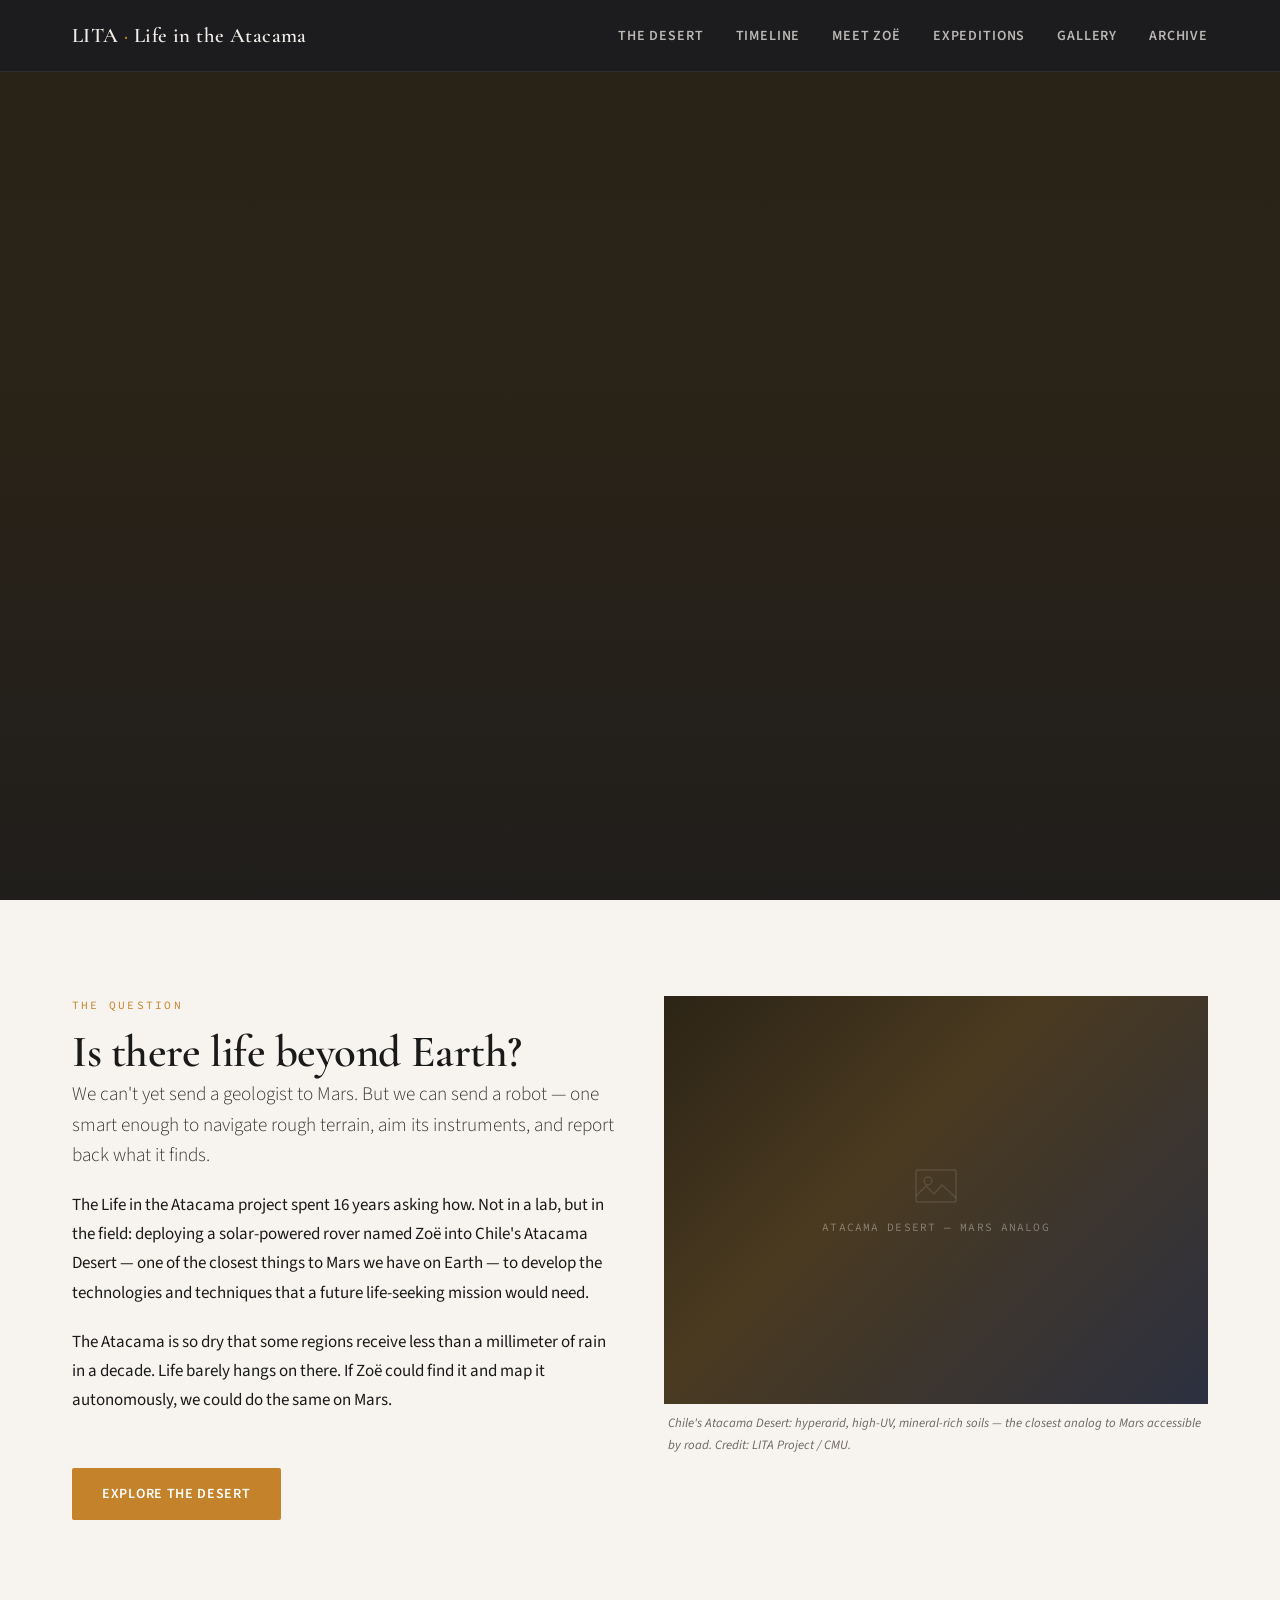
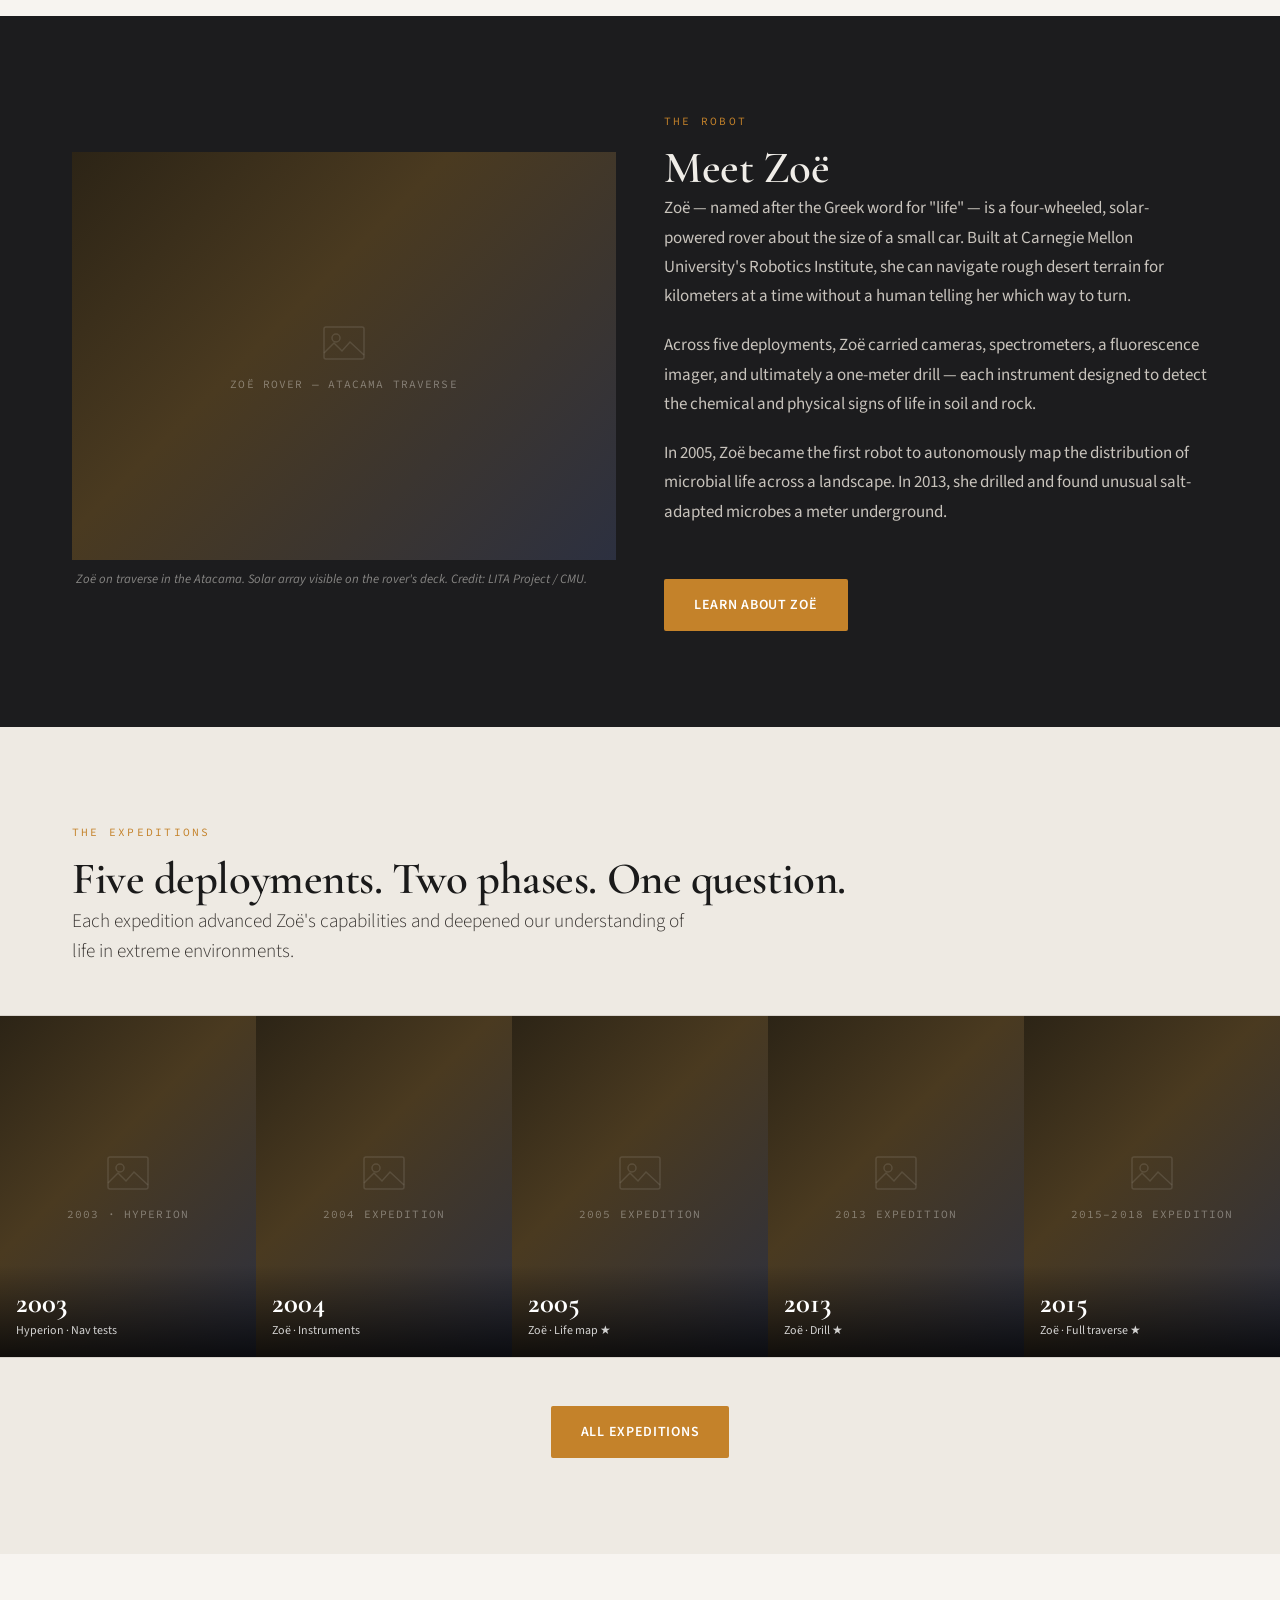
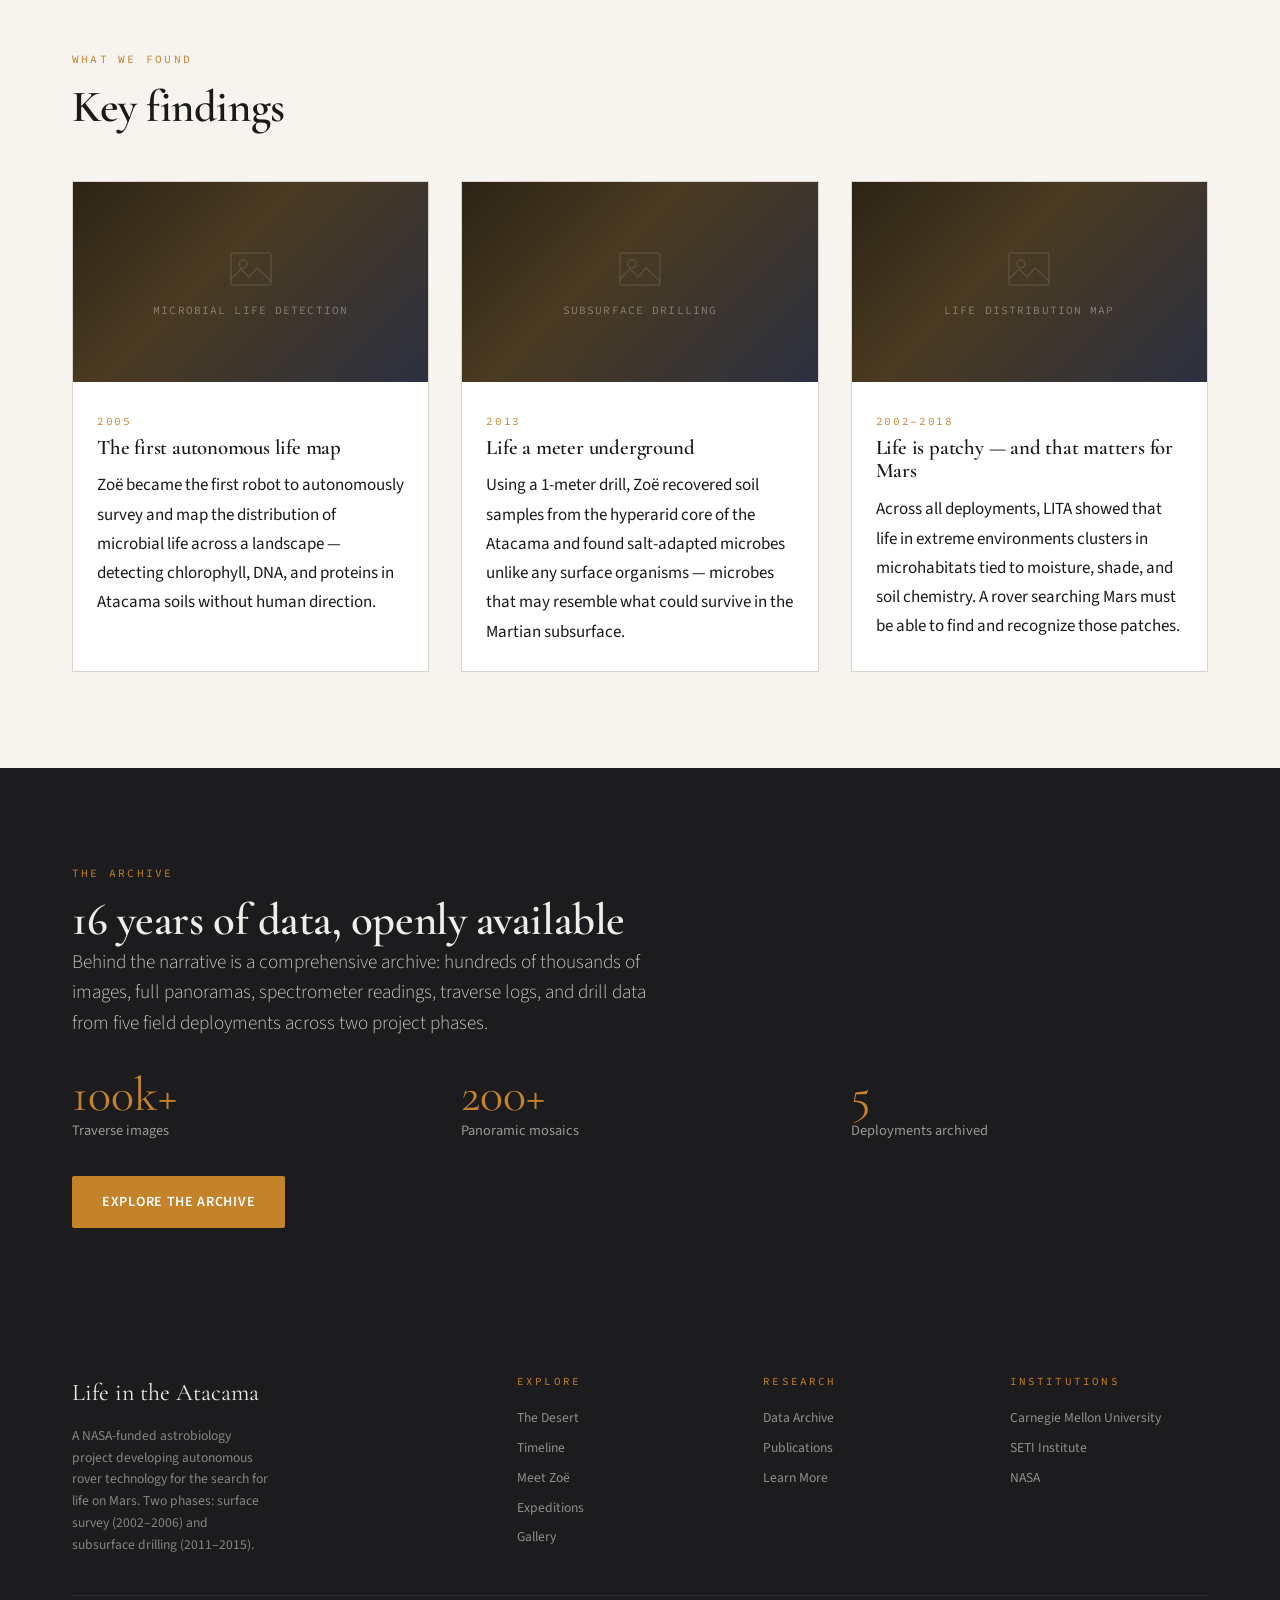
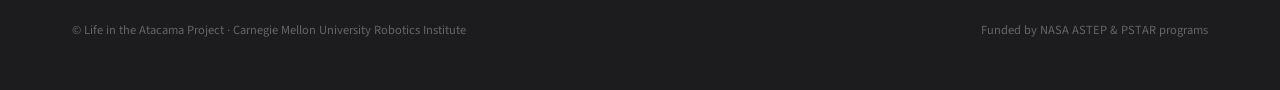
<file: index.html>
<!DOCTYPE html>
<html lang="en">
<head>
  <meta charset="UTF-8">
  <meta name="viewport" content="width=device-width, initial-scale=1.0">
  <title>Life in the Atacama — NASA Robotic Astrobiology</title>
  <meta name="description" content="Life in the Atacama: A NASA-funded research project using the autonomous rover Zoë to search for microbial life in Chile's Atacama Desert — a prototype for future Mars exploration.">
  <link rel="stylesheet" href="assets/css/style.css">
</head>
<body>

<!-- ── Navigation ── -->
<nav class="site-nav">
  <div class="container">
    <a href="index.html" class="nav-logo">LITA <span>·</span> Life in the Atacama</a>
    <ul class="nav-links">
      <li><a href="pages/atacama/index.html">The Desert</a></li>
      <li><a href="pages/timeline.html">Timeline</a></li>
      <li><a href="pages/zoe/index.html">Meet Zoë</a></li>
      <li><a href="pages/expeditions/index.html">Expeditions</a></li>
      <li><a href="pages/gallery/index.html">Gallery</a></li>
      <li><a href="pages/archive/index.html">Archive</a></li>
    </ul>
  </div>
</nav>

<!-- ── Hero ── -->
<section class="hero">
  <div class="hero-bg" style="background-image: url('https://frc.ri.cmu.edu/atacama/images/FRCLITAhead-nodate.jpg');">
    <!-- Fallback gradient renders if image is unavailable -->
  </div>
  <div class="container hero-content">
    <span class="hero-eyebrow fade-up-1">NASA · Carnegie Mellon University · SETI Institute</span>
    <h1 class="fade-up-2">Teaching a robot<br>to search for life</h1>
    <p class="hero-sub fade-up-3">
      An autonomous rover named Zoë drove itself across Chile's Atacama Desert — 
      the driest place on Earth — searching for microbial life and proving that 
      robots could do the same on Mars.
    </p>
    <div class="fade-up-3">
      <a href="pages/expeditions/index.html" class="btn btn-primary">See the Expeditions</a>
      <a href="pages/zoe/index.html" class="btn btn-outline">Meet Zoë</a>
    </div>
  </div>
</section>

<!-- ── The Question ── -->
<section class="section">
  <div class="container">
    <div class="grid-2">
      <div class="observe">
        <span class="section-label">The Question</span>
        <h2>Is there life beyond Earth?</h2>
        <p class="lead">
          We can't yet send a geologist to Mars. But we can send a robot — one 
          smart enough to navigate rough terrain, aim its instruments, and report 
          back what it finds.
        </p>
        <p>
          The Life in the Atacama project spent 16 years asking how. Not in a 
          lab, but in the field: deploying a solar-powered rover named Zoë into 
          Chile's Atacama Desert — one of the closest things to Mars we have on 
          Earth — to develop the technologies and techniques that a future 
          life-seeking mission would need.
        </p>
        <p>
          The Atacama is so dry that some regions receive less than a millimeter 
          of rain in a decade. Life barely hangs on there. If Zoë could find it 
          and map it autonomously, we could do the same on Mars.
        </p>
        <a href="pages/atacama/index.html" class="btn btn-primary mt-2">Explore the Desert</a>
      </div>
      <div class="observe">
        <figure class="inline-img" style="margin-top:0;">
          <div class="img-placeholder" data-label="Atacama Desert — Mars Analog" style="aspect-ratio:4/3;"></div>
          <figcaption>Chile's Atacama Desert: hyperarid, high-UV, mineral-rich soils — 
          the closest analog to Mars accessible by road. Credit: LITA Project / CMU.</figcaption>
        </figure>
      </div>
    </div>
  </div>
</section>

<!-- ── Meet Zoë ── -->
<section class="section section--dark">
  <div class="container">
    <div class="grid-2" style="align-items:center;">
      <div class="observe">
        <figure class="inline-img" style="margin:0;">
          <div class="img-placeholder" data-label="Zoë Rover — Atacama Traverse" style="aspect-ratio:4/3;"></div>
          <figcaption style="color:rgba(240,237,232,0.5);">Zoë on traverse in the Atacama. Solar array visible on the rover's deck. Credit: LITA Project / CMU.</figcaption>
        </figure>
      </div>
      <div class="observe">
        <span class="section-label">The Robot</span>
        <h2>Meet Zoë</h2>
        <p>
          Zoë — named after the Greek word for "life" — is a four-wheeled, 
          solar-powered rover about the size of a small car. Built at Carnegie 
          Mellon University's Robotics Institute, she can navigate rough desert 
          terrain for kilometers at a time without a human telling her which way 
          to turn.
        </p>
        <p>
          Across five deployments, Zoë carried cameras, spectrometers, a 
          fluorescence imager, and ultimately a one-meter drill — each instrument 
          designed to detect the chemical and physical signs of life in soil and rock.
        </p>
        <p>
          In 2005, Zoë became the first robot to autonomously map the distribution 
          of microbial life across a landscape. In 2013, she drilled and found 
          unusual salt-adapted microbes a meter underground.
        </p>
        <a href="pages/zoe/index.html" class="btn btn-primary mt-2">Learn about Zoë</a>
      </div>
    </div>
  </div>
</section>

<!-- ── Five Expeditions ── -->
<section class="section section--salt">
  <div class="container mb-3 observe">
    <span class="section-label">The Expeditions</span>
    <h2>Five deployments. Two phases. One question.</h2>
    <p class="lead">Each expedition advanced Zoë's capabilities and deepened our understanding of life in extreme environments.</p>
  </div>

  <div class="expedition-strip observe">
    <a href="pages/expeditions/2003.html" class="exp-thumb" style="text-decoration:none;">
      <div class="img-placeholder" data-label="2003 · Hyperion" style="width:100%;height:100%;"></div>
      <div class="exp-thumb-label">
        <span class="exp-year">2003</span>
        <span class="exp-title">Hyperion · Nav tests</span>
      </div>
    </a>
    <a href="pages/expeditions/2004.html" class="exp-thumb" style="text-decoration:none;">
      <div class="img-placeholder" data-label="2004 Expedition" style="width:100%;height:100%;"></div>
      <div class="exp-thumb-label">
        <span class="exp-year">2004</span>
        <span class="exp-title">Zoë · Instruments</span>
      </div>
    </a>
    <a href="pages/expeditions/2005.html" class="exp-thumb" style="text-decoration:none;">
      <div class="img-placeholder" data-label="2005 Expedition" style="width:100%;height:100%;"></div>
      <div class="exp-thumb-label">
        <span class="exp-year">2005</span>
        <span class="exp-title">Zoë · Life map ★</span>
      </div>
    </a>
    <a href="pages/expeditions/2013.html" class="exp-thumb" style="text-decoration:none;">
      <div class="img-placeholder" data-label="2013 Expedition" style="width:100%;height:100%;"></div>
      <div class="exp-thumb-label">
        <span class="exp-year">2013</span>
        <span class="exp-title">Zoë · Drill ★</span>
      </div>
    </a>
    <a href="pages/expeditions/2015-2018.html" class="exp-thumb" style="text-decoration:none;">
      <div class="img-placeholder" data-label="2015–2018 Expedition" style="width:100%;height:100%;"></div>
      <div class="exp-thumb-label">
        <span class="exp-year">2015</span>
        <span class="exp-title">Zoë · Full traverse ★</span>
      </div>
    </a>
  </div>

  <div class="container mt-3 text-center observe">
    <a href="pages/expeditions/index.html" class="btn btn-primary">All Expeditions</a>
  </div>
</section>

<!-- ── Key Findings ── -->
<section class="section">
  <div class="container">
    <div class="observe mb-3">
      <span class="section-label">What We Found</span>
      <h2>Key findings</h2>
    </div>
    <div class="grid-3 observe">

      <div class="card">
        <div class="card-img img-placeholder" data-label="Microbial Life Detection" style="height:200px;"></div>
        <div class="card-body">
          <span class="card-eyebrow">2005</span>
          <h3>The first autonomous life map</h3>
          <p>Zoë became the first robot to autonomously survey and map the distribution 
          of microbial life across a landscape — detecting chlorophyll, DNA, and proteins 
          in Atacama soils without human direction.</p>
        </div>
      </div>

      <div class="card">
        <div class="card-img img-placeholder" data-label="Subsurface Drilling" style="height:200px;"></div>
        <div class="card-body">
          <span class="card-eyebrow">2013</span>
          <h3>Life a meter underground</h3>
          <p>Using a 1-meter drill, Zoë recovered soil samples from the hyperarid core 
          of the Atacama and found salt-adapted microbes unlike any surface organisms — 
          microbes that may resemble what could survive in the Martian subsurface.</p>
        </div>
      </div>

      <div class="card">
        <div class="card-img img-placeholder" data-label="Life Distribution Map" style="height:200px;"></div>
        <div class="card-body">
          <span class="card-eyebrow">2002–2018</span>
          <h3>Life is patchy — and that matters for Mars</h3>
          <p>Across all deployments, LITA showed that life in extreme environments 
          clusters in microhabitats tied to moisture, shade, and soil chemistry. 
          A rover searching Mars must be able to find and recognize those patches.</p>
        </div>
      </div>

    </div>
  </div>
</section>

<!-- ── Archive Teaser ── -->
<section class="section section--dark">
  <div class="container observe">
    <span class="section-label">The Archive</span>
    <h2>16 years of data, openly available</h2>
    <p class="lead" style="margin-bottom:2rem;">
      Behind the narrative is a comprehensive archive: hundreds of thousands of images, full panoramas, spectrometer readings, traverse logs, and drill data from five field deployments across two project phases.
    </p>
    <div class="grid-3" style="margin-bottom:2rem;">
      <div>
        <div style="font-family:var(--font-display);font-size:3rem;color:var(--accent-ochre);line-height:1;">100k+</div>
        <div style="color:rgba(240,237,232,0.6);font-size:0.9rem;">Traverse images</div>
      </div>
      <div>
        <div style="font-family:var(--font-display);font-size:3rem;color:var(--accent-ochre);line-height:1;">200+</div>
        <div style="color:rgba(240,237,232,0.6);font-size:0.9rem;">Panoramic mosaics</div>
      </div>
      <div>
        <div style="font-family:var(--font-display);font-size:3rem;color:var(--accent-ochre);line-height:1;">5</div>
        <div style="color:rgba(240,237,232,0.6);font-size:0.9rem;">Deployments archived</div>
      </div>
    </div>
    <a href="pages/archive/index.html" class="btn btn-primary">Explore the Archive</a>
  </div>
</section>

<!-- ── Footer ── -->
<footer class="site-footer">
  <div class="container">
    <div class="footer-grid">
      <div>
        <div class="footer-brand">Life in the Atacama</div>
        <p class="footer-desc">
          A NASA-funded astrobiology project developing autonomous rover technology for the search for life on Mars. Two phases: surface survey (2002–2006) and subsurface drilling (2011–2015).
        </p>
      </div>
      <div>
        <div class="footer-heading">Explore</div>
        <ul class="footer-links">
          <li><a href="pages/atacama/index.html">The Desert</a></li>
      <li><a href="pages/timeline.html">Timeline</a></li>
          <li><a href="pages/zoe/index.html">Meet Zoë</a></li>
          <li><a href="pages/expeditions/index.html">Expeditions</a></li>
          <li><a href="pages/gallery/index.html">Gallery</a></li>
        </ul>
      </div>
      <div>
        <div class="footer-heading">Research</div>
        <ul class="footer-links">
          <li><a href="pages/archive/index.html">Data Archive</a></li>
          <li><a href="#">Publications</a></li>
          <li><a href="#">Learn More</a></li>
        </ul>
      </div>
      <div>
        <div class="footer-heading">Institutions</div>
        <ul class="footer-links">
          <li><a href="https://www.cmu.edu" target="_blank">Carnegie Mellon University</a></li>
          <li><a href="https://www.seti.org" target="_blank">SETI Institute</a></li>
          <li><a href="https://www.nasa.gov" target="_blank">NASA</a></li>
        </ul>
      </div>
    </div>
    <div class="footer-bottom">
      <span>© Life in the Atacama Project · Carnegie Mellon University Robotics Institute</span>
      <span>Funded by NASA ASTEP &amp; PSTAR programs</span>
    </div>
  </div>
</footer>

<script src="assets/js/shared.js"></script>
</body>
</html>
</file>
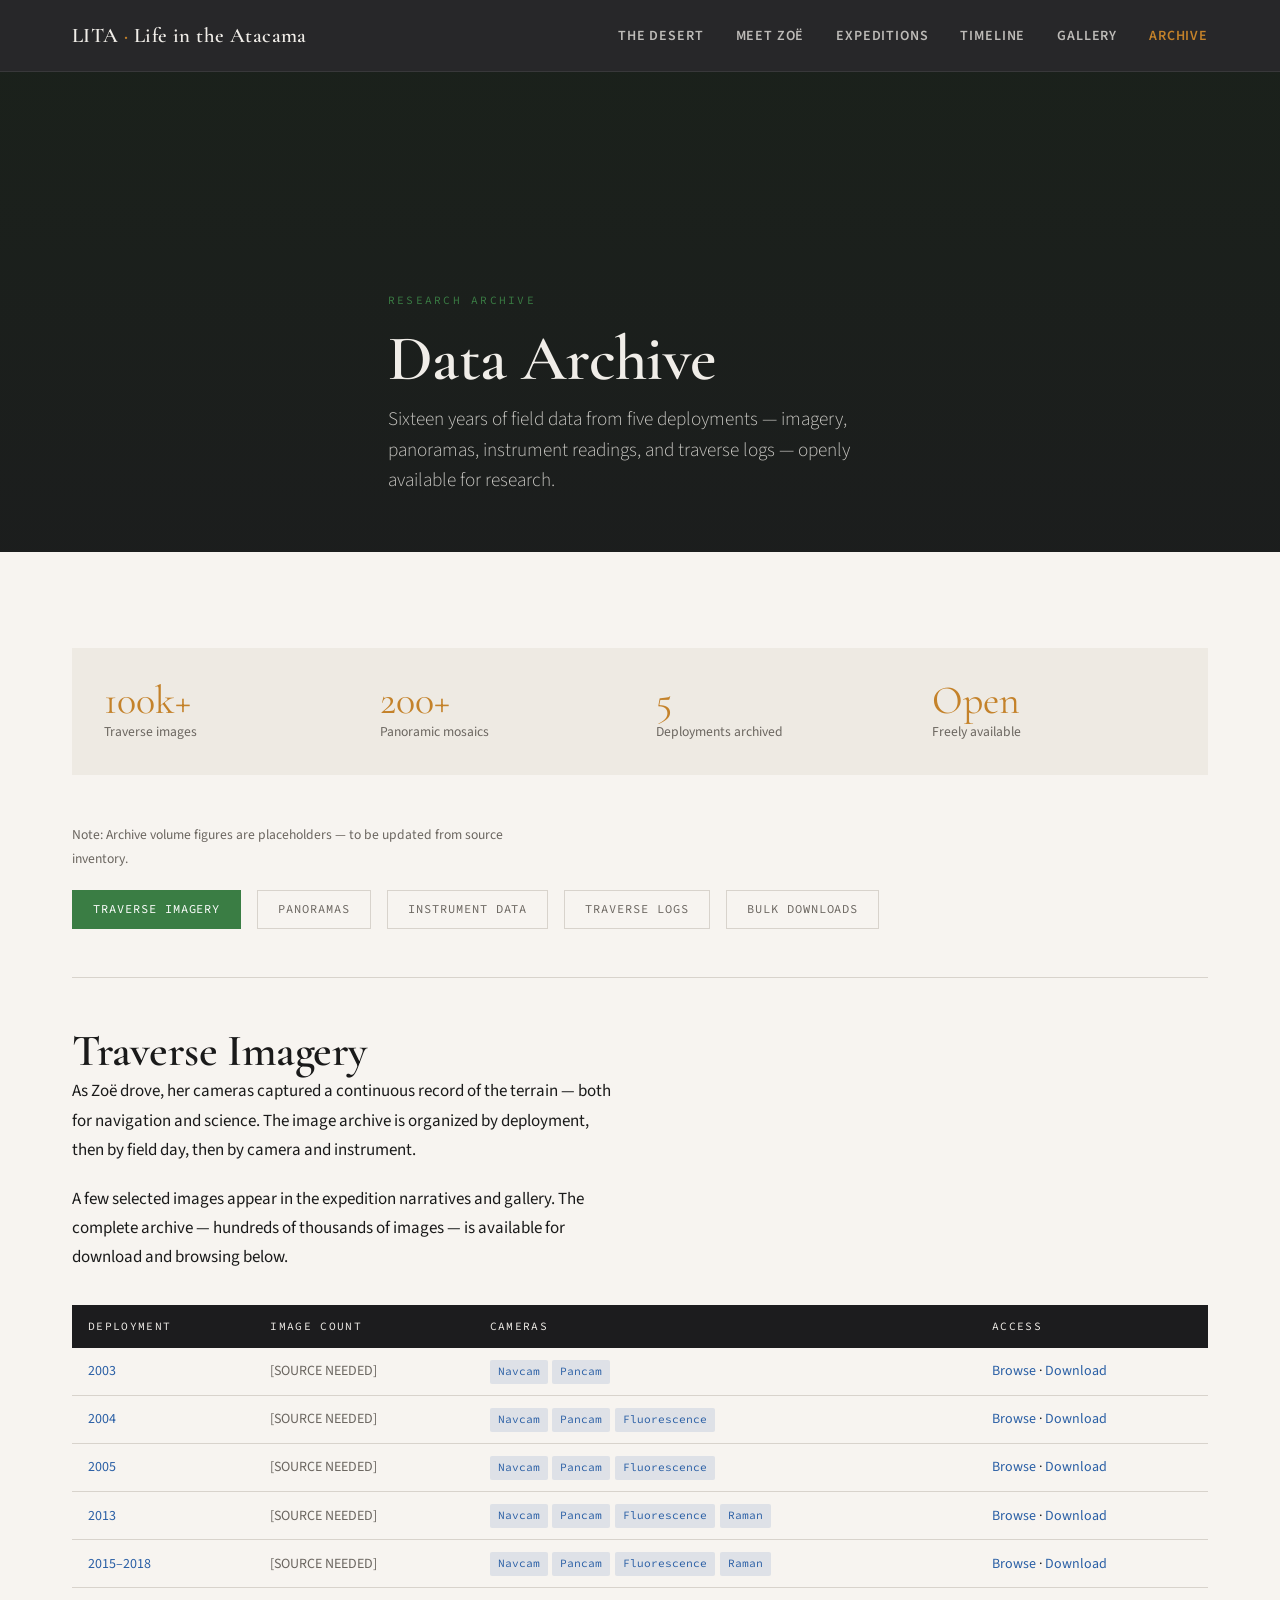
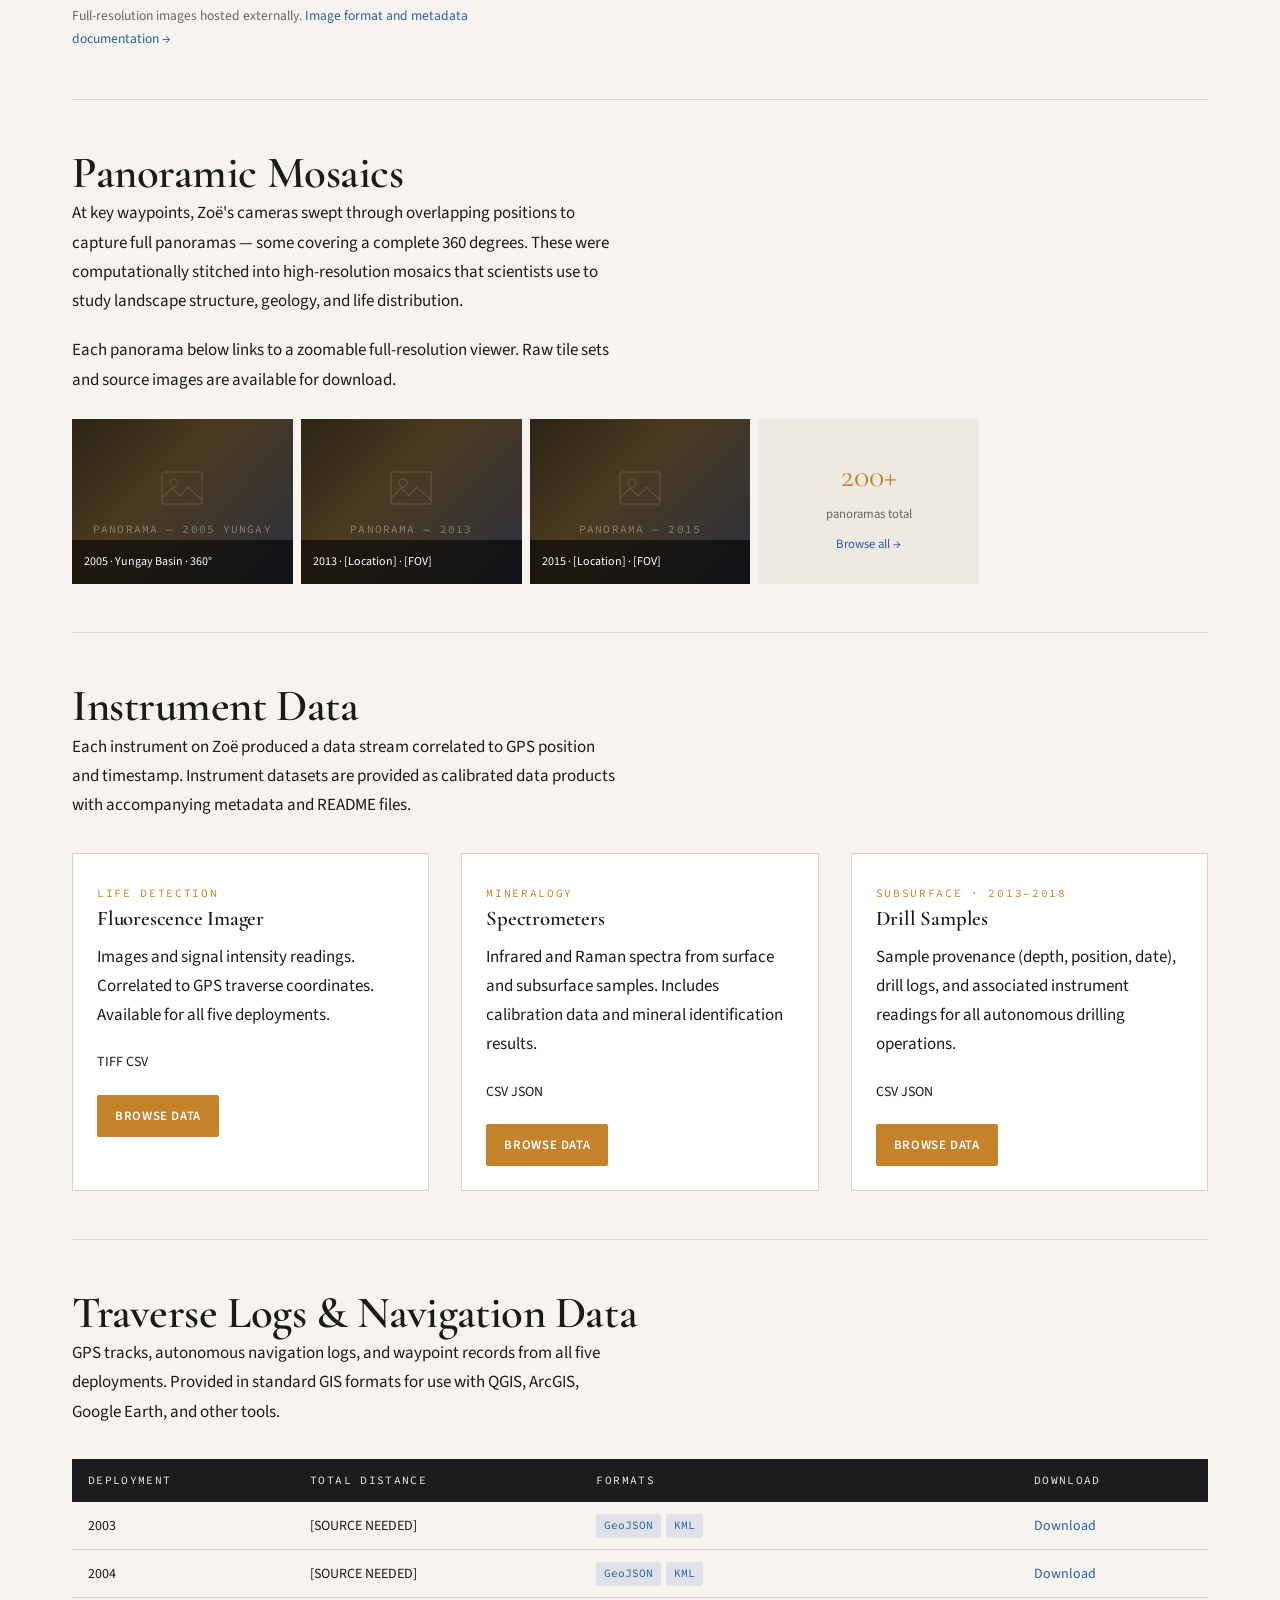
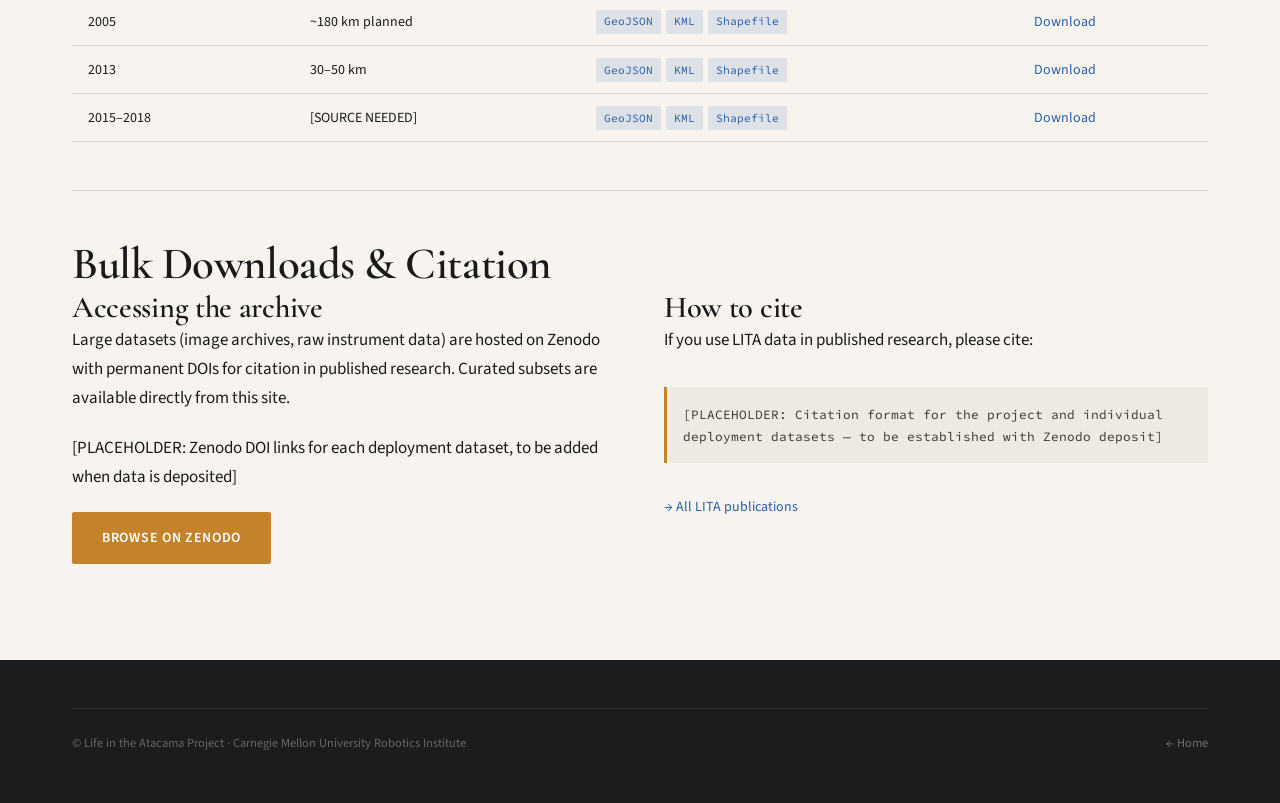
<file: pages/archive/index.html>
<!DOCTYPE html>
<html lang="en">
<head>
  <meta charset="UTF-8">
  <meta name="viewport" content="width=device-width, initial-scale=1.0">
  <title>Data Archive — Life in the Atacama</title>
  <meta name="description" content="The complete LITA data archive: traverse imagery, panoramic mosaics, instrument data, and traverse logs from all five Atacama deployments.">
  <link rel="stylesheet" href="../../assets/css/style.css">
  <style>
    .archive-nav { display:flex; gap:1rem; flex-wrap:wrap; margin-bottom:3rem; }
    .archive-nav a {
      padding:0.5rem 1.25rem;
      border:1px solid var(--border);
      font-family:var(--font-mono);
      font-size:0.75rem;
      letter-spacing:0.08em;
      text-transform:uppercase;
      color:var(--text-muted);
      transition: all 0.2s;
    }
    .archive-nav a:hover, .archive-nav a.active {
      background:var(--accent-green);
      border-color:var(--accent-green);
      color:#fff;
      text-decoration:none;
    }
    .archive-section { padding-top:3rem; border-top:1px solid var(--border); margin-top:3rem; }
    .dataset-row { display:grid; grid-template-columns:2fr 1fr 1fr 1fr; gap:1rem; align-items:center; padding:1rem 0; border-bottom:1px solid var(--border); }
    .dataset-row:last-child { border-bottom:none; }
    @media(max-width:768px){ .dataset-row { grid-template-columns:1fr; } }
  </style>
</head>
<body>

<nav class="site-nav">
  <div class="container">
    <a href="../../index.html" class="nav-logo">LITA <span>·</span> Life in the Atacama</a>
    <ul class="nav-links">
      <li><a href="../atacama/index.html">The Desert</a></li>
      <li><a href="../zoe/index.html">Meet Zoë</a></li>
      <li><a href="../expeditions/index.html">Expeditions</a></li>
      <li><a href="../timeline.html">Timeline</a></li>
      <li><a href="../gallery/index.html">Gallery</a></li>
      <li><a href="index.html" class="active">Archive</a></li>
    </ul>
  </div>
</nav>

<div class="page-hero">
  <div class="page-hero-bg" style="background-color:#1A231A;"></div>
  <div class="container page-hero-content">
    <span class="section-label" style="color:var(--accent-green);">Research Archive</span>
    <h1>Data Archive</h1>
    <p class="lead">Sixteen years of field data from five deployments — imagery, 
    panoramas, instrument readings, and traverse logs — openly available for research.</p>
  </div>
</div>

<section class="section">
  <div class="container">

    <!-- Overview stats -->
    <div class="observe mb-3" style="display:grid; grid-template-columns:repeat(4,1fr); gap:2rem; padding:2rem; background:var(--accent-salt);">
      <div>
        <div style="font-family:var(--font-display);font-size:2.5rem;color:var(--accent-ochre);line-height:1;">100k+</div>
        <div style="font-size:0.85rem;color:var(--text-muted);">Traverse images</div>
      </div>
      <div>
        <div style="font-family:var(--font-display);font-size:2.5rem;color:var(--accent-ochre);line-height:1;">200+</div>
        <div style="font-size:0.85rem;color:var(--text-muted);">Panoramic mosaics</div>
      </div>
      <div>
        <div style="font-family:var(--font-display);font-size:2.5rem;color:var(--accent-ochre);line-height:1;">5</div>
        <div style="font-size:0.85rem;color:var(--text-muted);">Deployments archived</div>
      </div>
      <div>
        <div style="font-family:var(--font-display);font-size:2.5rem;color:var(--accent-ochre);line-height:1;">Open</div>
        <div style="font-size:0.85rem;color:var(--text-muted);">Freely available</div>
      </div>
    </div>
    <p style="font-size:0.85rem;color:var(--text-muted);">Note: Archive volume figures are placeholders — to be updated from source inventory.</p>

    <!-- Quick nav -->
    <nav class="archive-nav observe">
      <a href="#imagery" class="active">Traverse Imagery</a>
      <a href="#panoramas">Panoramas</a>
      <a href="#instruments">Instrument Data</a>
      <a href="#traverse-logs">Traverse Logs</a>
      <a href="#downloads">Bulk Downloads</a>
    </nav>

    <!-- Imagery -->
    <div id="imagery" class="archive-section observe">
      <h2>Traverse Imagery</h2>
      <p>
        As Zoë drove, her cameras captured a continuous record of the terrain — 
        both for navigation and science. The image archive is organized by 
        deployment, then by field day, then by camera and instrument.
      </p>
      <p>
        A few selected images appear in the expedition narratives and gallery. 
        The complete archive — hundreds of thousands of images — is available 
        for download and browsing below.
      </p>

      <table class="archive-table mt-2">
        <thead>
          <tr>
            <th>Deployment</th>
            <th>Image Count</th>
            <th>Cameras</th>
            <th>Access</th>
          </tr>
        </thead>
        <tbody>
          <tr>
            <td><a href="../expeditions/2003.html">2003</a></td>
            <td><span style="color:var(--text-muted);">[SOURCE NEEDED]</span></td>
            <td><span class="tag">Navcam</span><span class="tag">Pancam</span></td>
            <td><a href="#">Browse</a> · <a href="#">Download</a></td>
          </tr>
          <tr>
            <td><a href="../expeditions/2004.html">2004</a></td>
            <td><span style="color:var(--text-muted);">[SOURCE NEEDED]</span></td>
            <td><span class="tag">Navcam</span><span class="tag">Pancam</span><span class="tag">Fluorescence</span></td>
            <td><a href="#">Browse</a> · <a href="#">Download</a></td>
          </tr>
          <tr>
            <td><a href="../expeditions/2005.html">2005</a></td>
            <td><span style="color:var(--text-muted);">[SOURCE NEEDED]</span></td>
            <td><span class="tag">Navcam</span><span class="tag">Pancam</span><span class="tag">Fluorescence</span></td>
            <td><a href="#">Browse</a> · <a href="#">Download</a></td>
          </tr>
          <tr>
            <td><a href="../expeditions/2013.html">2013</a></td>
            <td><span style="color:var(--text-muted);">[SOURCE NEEDED]</span></td>
            <td><span class="tag">Navcam</span><span class="tag">Pancam</span><span class="tag">Fluorescence</span><span class="tag">Raman</span></td>
            <td><a href="#">Browse</a> · <a href="#">Download</a></td>
          </tr>
          <tr>
            <td><a href="../expeditions/2015-2018.html">2015–2018</a></td>
            <td><span style="color:var(--text-muted);">[SOURCE NEEDED]</span></td>
            <td><span class="tag">Navcam</span><span class="tag">Pancam</span><span class="tag">Fluorescence</span><span class="tag">Raman</span></td>
            <td><a href="#">Browse</a> · <a href="#">Download</a></td>
          </tr>
        </tbody>
      </table>

      <p style="margin-top:1rem;font-size:0.85rem;color:var(--text-muted);">
        Full-resolution images hosted externally. 
        <a href="#">Image format and metadata documentation →</a>
      </p>
    </div>

    <!-- Panoramas -->
    <div id="panoramas" class="archive-section observe">
      <h2>Panoramic Mosaics</h2>
      <p>
        At key waypoints, Zoë's cameras swept through overlapping positions to 
        capture full panoramas — some covering a complete 360 degrees. These 
        were computationally stitched into high-resolution mosaics that scientists 
        use to study landscape structure, geology, and life distribution.
      </p>
      <p>
        Each panorama below links to a zoomable full-resolution viewer. 
        Raw tile sets and source images are available for download.
      </p>
      <div class="gallery-grid observe" style="grid-template-columns: repeat(auto-fill, minmax(220px,1fr)); margin-top:1.5rem;">
        <div class="gallery-item" style="position:relative;">
          <div class="img-placeholder" data-label="Panorama — 2005 Yungay" style="width:100%;height:100%;"></div>
          <div style="position:absolute;bottom:0;left:0;right:0;padding:0.75rem;background:rgba(0,0,0,0.6);color:#fff;font-size:0.75rem;">2005 · Yungay Basin · 360°</div>
        </div>
        <div class="gallery-item" style="position:relative;">
          <div class="img-placeholder" data-label="Panorama — 2013" style="width:100%;height:100%;"></div>
          <div style="position:absolute;bottom:0;left:0;right:0;padding:0.75rem;background:rgba(0,0,0,0.6);color:#fff;font-size:0.75rem;">2013 · [Location] · [FOV]</div>
        </div>
        <div class="gallery-item" style="position:relative;">
          <div class="img-placeholder" data-label="Panorama — 2015" style="width:100%;height:100%;"></div>
          <div style="position:absolute;bottom:0;left:0;right:0;padding:0.75rem;background:rgba(0,0,0,0.6);color:#fff;font-size:0.75rem;">2015 · [Location] · [FOV]</div>
        </div>
        <div class="gallery-item" style="position:relative; display:flex; align-items:center; justify-content:center; background:var(--accent-salt);">
          <div style="text-align:center;padding:1rem;">
            <div style="font-family:var(--font-display);font-size:2rem;color:var(--accent-ochre);">200+</div>
            <div style="font-size:0.8rem;color:var(--text-muted);">panoramas total</div>
            <a href="#" style="display:block;margin-top:0.5rem;font-size:0.8rem;">Browse all →</a>
          </div>
        </div>
      </div>
    </div>

    <!-- Instrument Data -->
    <div id="instruments" class="archive-section observe">
      <h2>Instrument Data</h2>
      <p>
        Each instrument on Zoë produced a data stream correlated to GPS position 
        and timestamp. Instrument datasets are provided as calibrated data products 
        with accompanying metadata and README files.
      </p>

      <div class="grid-3" style="margin-top:2rem;">
        <div class="card">
          <div class="card-body">
            <span class="card-eyebrow">Life Detection</span>
            <h3>Fluorescence Imager</h3>
            <p>Images and signal intensity readings. Correlated to GPS traverse 
            coordinates. Available for all five deployments.</p>
            <p style="font-size:0.8rem;"><span class="archive-table tag">TIFF</span> <span class="archive-table tag">CSV</span></p>
            <a href="#" class="btn btn-primary" style="font-size:0.8rem;padding:0.5rem 1rem;">Browse Data</a>
          </div>
        </div>
        <div class="card">
          <div class="card-body">
            <span class="card-eyebrow">Mineralogy</span>
            <h3>Spectrometers</h3>
            <p>Infrared and Raman spectra from surface and subsurface samples. 
            Includes calibration data and mineral identification results.</p>
            <p style="font-size:0.8rem;"><span class="archive-table tag">CSV</span> <span class="archive-table tag">JSON</span></p>
            <a href="#" class="btn btn-primary" style="font-size:0.8rem;padding:0.5rem 1rem;">Browse Data</a>
          </div>
        </div>
        <div class="card">
          <div class="card-body">
            <span class="card-eyebrow">Subsurface · 2013–2018</span>
            <h3>Drill Samples</h3>
            <p>Sample provenance (depth, position, date), drill logs, and associated 
            instrument readings for all autonomous drilling operations.</p>
            <p style="font-size:0.8rem;"><span class="archive-table tag">CSV</span> <span class="archive-table tag">JSON</span></p>
            <a href="#" class="btn btn-primary" style="font-size:0.8rem;padding:0.5rem 1rem;">Browse Data</a>
          </div>
        </div>
      </div>
    </div>

    <!-- Traverse Logs -->
    <div id="traverse-logs" class="archive-section observe">
      <h2>Traverse Logs &amp; Navigation Data</h2>
      <p>
        GPS tracks, autonomous navigation logs, and waypoint records from all 
        five deployments. Provided in standard GIS formats for use with 
        QGIS, ArcGIS, Google Earth, and other tools.
      </p>
      <table class="archive-table mt-2">
        <thead>
          <tr>
            <th>Deployment</th>
            <th>Total Distance</th>
            <th>Formats</th>
            <th>Download</th>
          </tr>
        </thead>
        <tbody>
          <tr>
            <td>2003</td>
            <td>[SOURCE NEEDED]</td>
            <td><span class="tag">GeoJSON</span><span class="tag">KML</span></td>
            <td><a href="#">Download</a></td>
          </tr>
          <tr>
            <td>2004</td>
            <td>[SOURCE NEEDED]</td>
            <td><span class="tag">GeoJSON</span><span class="tag">KML</span></td>
            <td><a href="#">Download</a></td>
          </tr>
          <tr>
            <td>2005</td>
            <td>~180 km planned</td>
            <td><span class="tag">GeoJSON</span><span class="tag">KML</span><span class="tag">Shapefile</span></td>
            <td><a href="#">Download</a></td>
          </tr>
          <tr>
            <td>2013</td>
            <td>30–50 km</td>
            <td><span class="tag">GeoJSON</span><span class="tag">KML</span><span class="tag">Shapefile</span></td>
            <td><a href="#">Download</a></td>
          </tr>
          <tr>
            <td>2015–2018</td>
            <td>[SOURCE NEEDED]</td>
            <td><span class="tag">GeoJSON</span><span class="tag">KML</span><span class="tag">Shapefile</span></td>
            <td><a href="#">Download</a></td>
          </tr>
        </tbody>
      </table>
    </div>

    <!-- Bulk Downloads -->
    <div id="downloads" class="archive-section observe">
      <h2>Bulk Downloads &amp; Citation</h2>
      <div class="grid-2" style="gap:3rem;">
        <div>
          <h3>Accessing the archive</h3>
          <p>
            Large datasets (image archives, raw instrument data) are hosted 
            on Zenodo with permanent DOIs for citation in published research. 
            Curated subsets are available directly from this site.
          </p>
          <p>
            [PLACEHOLDER: Zenodo DOI links for each deployment dataset, 
            to be added when data is deposited]
          </p>
          <a href="#" class="btn btn-primary">Browse on Zenodo</a>
        </div>
        <div>
          <h3>How to cite</h3>
          <p>If you use LITA data in published research, please cite:</p>
          <blockquote style="font-family:var(--font-mono);font-size:0.8rem;font-style:normal;background:var(--accent-salt);padding:1rem;border-left:3px solid var(--accent-ochre);">
            [PLACEHOLDER: Citation format for the project and individual 
            deployment datasets — to be established with Zenodo deposit]
          </blockquote>
          <p style="margin-top:1rem;font-size:0.875rem;">
            <a href="#">→ All LITA publications</a>
          </p>
        </div>
      </div>
    </div>

  </div>
</section>

<footer class="site-footer">
  <div class="container">
    <div class="footer-bottom">
      <span>© Life in the Atacama Project · Carnegie Mellon University Robotics Institute</span>
      <a href="../../index.html" style="color:rgba(240,237,232,0.4);">← Home</a>
    </div>
  </div>
</footer>

<script src="../../assets/js/shared.js"></script>
</body>
</html>
</file>
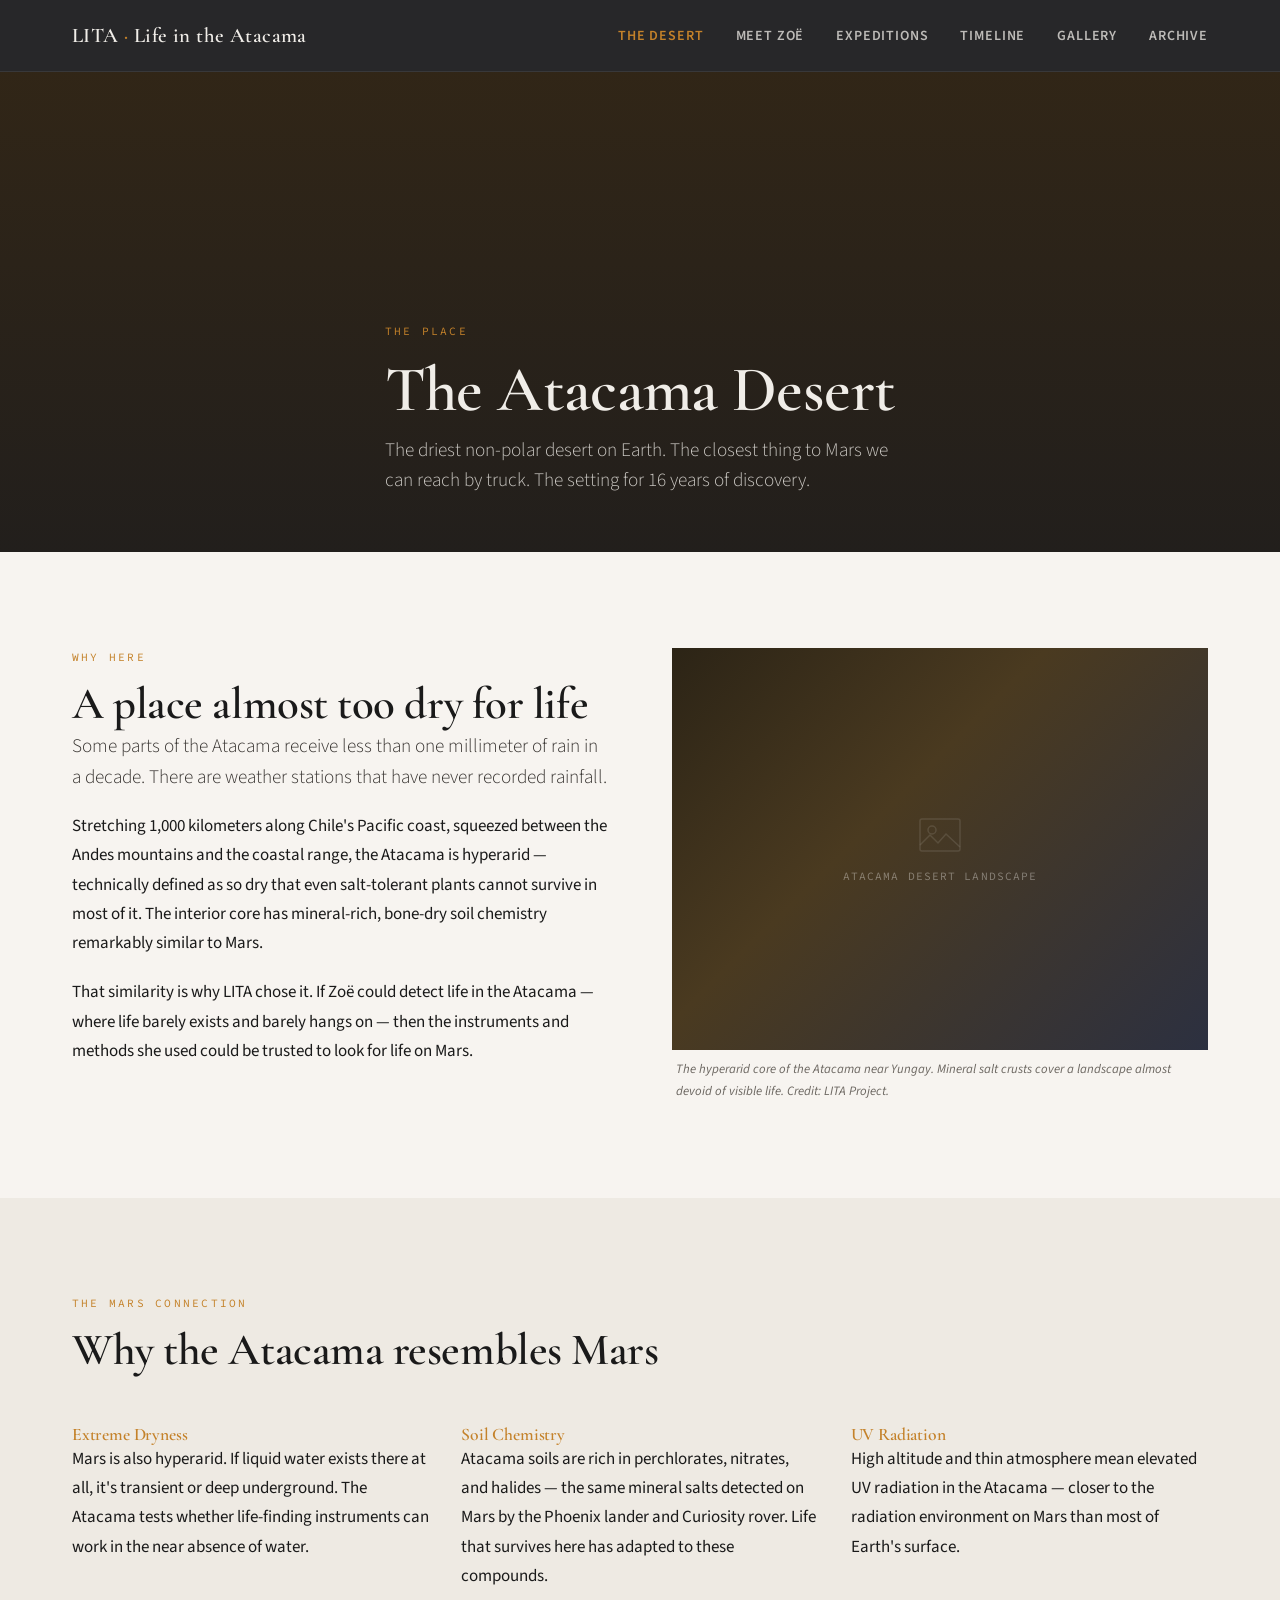
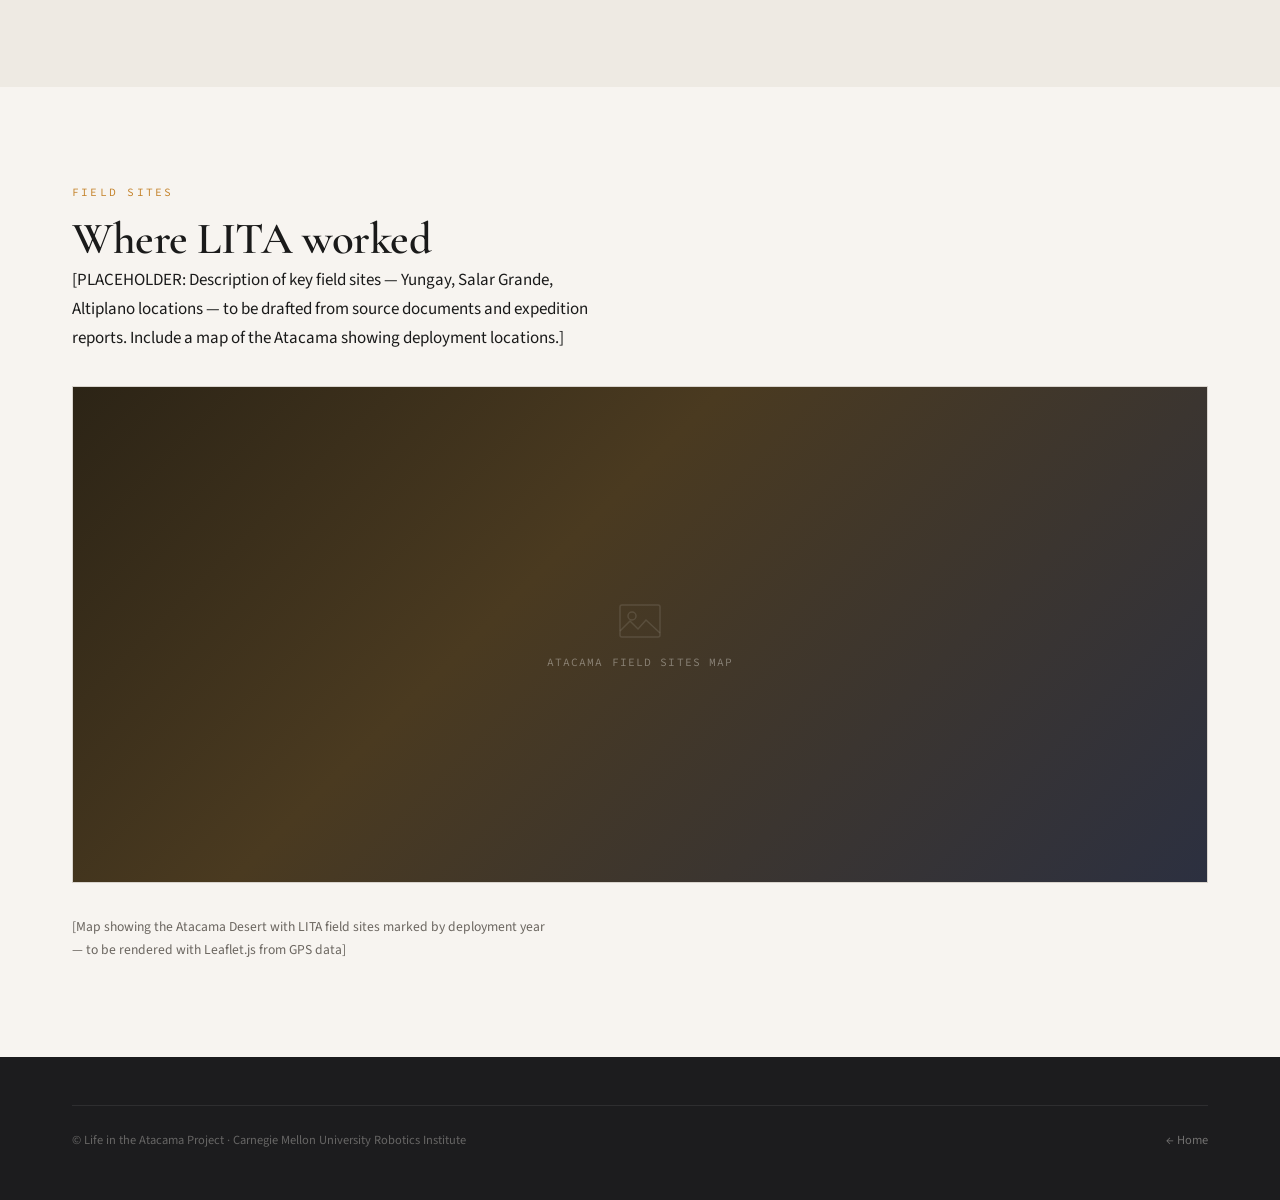
<file: pages/atacama/index.html>
<!DOCTYPE html>
<html lang="en">
<head>
  <meta charset="UTF-8">
  <meta name="viewport" content="width=device-width, initial-scale=1.0">
  <title>The Atacama Desert — Life in the Atacama</title>
  <link rel="stylesheet" href="../../assets/css/style.css">
</head>
<body>
<nav class="site-nav">
  <div class="container">
    <a href="../../index.html" class="nav-logo">LITA <span>·</span> Life in the Atacama</a>
    <ul class="nav-links">
      <li><a href="index.html" class="active">The Desert</a></li>
      <li><a href="../zoe/index.html">Meet Zoë</a></li>
      <li><a href="../expeditions/index.html">Expeditions</a></li>
      <li><a href="../timeline.html">Timeline</a></li>
      <li><a href="../gallery/index.html">Gallery</a></li>
      <li><a href="../archive/index.html">Archive</a></li>
    </ul>
  </div>
</nav>

<div class="page-hero">
  <div class="page-hero-bg" style="background-color:#3A2A14;"></div>
  <div class="container page-hero-content">
    <span class="section-label">The Place</span>
    <h1>The Atacama Desert</h1>
    <p class="lead">The driest non-polar desert on Earth. The closest thing to Mars 
    we can reach by truck. The setting for 16 years of discovery.</p>
  </div>
</div>

<section class="section">
  <div class="container">
    <div class="grid-2" style="gap:4rem;">
      <div class="observe">
        <span class="section-label">Why Here</span>
        <h2>A place almost too dry for life</h2>
        <p class="lead">Some parts of the Atacama receive less than one millimeter 
        of rain in a decade. There are weather stations that have never recorded rainfall.</p>
        <p>Stretching 1,000 kilometers along Chile's Pacific coast, squeezed between 
        the Andes mountains and the coastal range, the Atacama is hyperarid — 
        technically defined as so dry that even salt-tolerant plants cannot survive 
        in most of it. The interior core has mineral-rich, bone-dry soil chemistry 
        remarkably similar to Mars.</p>
        <p>That similarity is why LITA chose it. If Zoë could detect life in the 
        Atacama — where life barely exists and barely hangs on — then the instruments 
        and methods she used could be trusted to look for life on Mars.</p>
      </div>
      <div class="observe">
        <figure class="inline-img" style="margin:0;">
          <div class="img-placeholder" data-label="Atacama Desert Landscape" style="aspect-ratio:4/3;"></div>
          <figcaption>The hyperarid core of the Atacama near Yungay. Mineral salt crusts 
          cover a landscape almost devoid of visible life. Credit: LITA Project.</figcaption>
        </figure>
      </div>
    </div>
  </div>
</section>

<section class="section section--salt">
  <div class="container">
    <div class="observe mb-3">
      <span class="section-label">The Mars Connection</span>
      <h2>Why the Atacama resembles Mars</h2>
    </div>
    <div class="grid-3 observe">
      <div>
        <h3 style="color:var(--accent-ochre);font-size:1.1rem;">Extreme Dryness</h3>
        <p>Mars is also hyperarid. If liquid water exists there at all, it's 
        transient or deep underground. The Atacama tests whether life-finding 
        instruments can work in the near absence of water.</p>
      </div>
      <div>
        <h3 style="color:var(--accent-ochre);font-size:1.1rem;">Soil Chemistry</h3>
        <p>Atacama soils are rich in perchlorates, nitrates, and halides — 
        the same mineral salts detected on Mars by the Phoenix lander and 
        Curiosity rover. Life that survives here has adapted to these compounds.</p>
      </div>
      <div>
        <h3 style="color:var(--accent-ochre);font-size:1.1rem;">UV Radiation</h3>
        <p>High altitude and thin atmosphere mean elevated UV radiation in 
        the Atacama — closer to the radiation environment on Mars than 
        most of Earth's surface.</p>
      </div>
    </div>
  </div>
</section>

<section class="section">
  <div class="container observe">
    <span class="section-label">Field Sites</span>
    <h2>Where LITA worked</h2>
    <p>[PLACEHOLDER: Description of key field sites — Yungay, Salar Grande, 
    Altiplano locations — to be drafted from source documents and expedition 
    reports. Include a map of the Atacama showing deployment locations.]</p>
    <div class="img-placeholder" data-label="Atacama Field Sites Map" style="aspect-ratio:16/7; margin:2rem 0; border:1px solid var(--border);"></div>
    <p style="font-size:0.85rem;color:var(--text-muted);">[Map showing the Atacama Desert with LITA field sites marked by deployment year — 
    to be rendered with Leaflet.js from GPS data]</p>
  </div>
</section>

<footer class="site-footer">
  <div class="container">
    <div class="footer-bottom">
      <span>© Life in the Atacama Project · Carnegie Mellon University Robotics Institute</span>
      <a href="../../index.html" style="color:rgba(240,237,232,0.4);">← Home</a>
    </div>
  </div>
</footer>
<script src="../../assets/js/shared.js"></script>
</body>
</html>
</file>
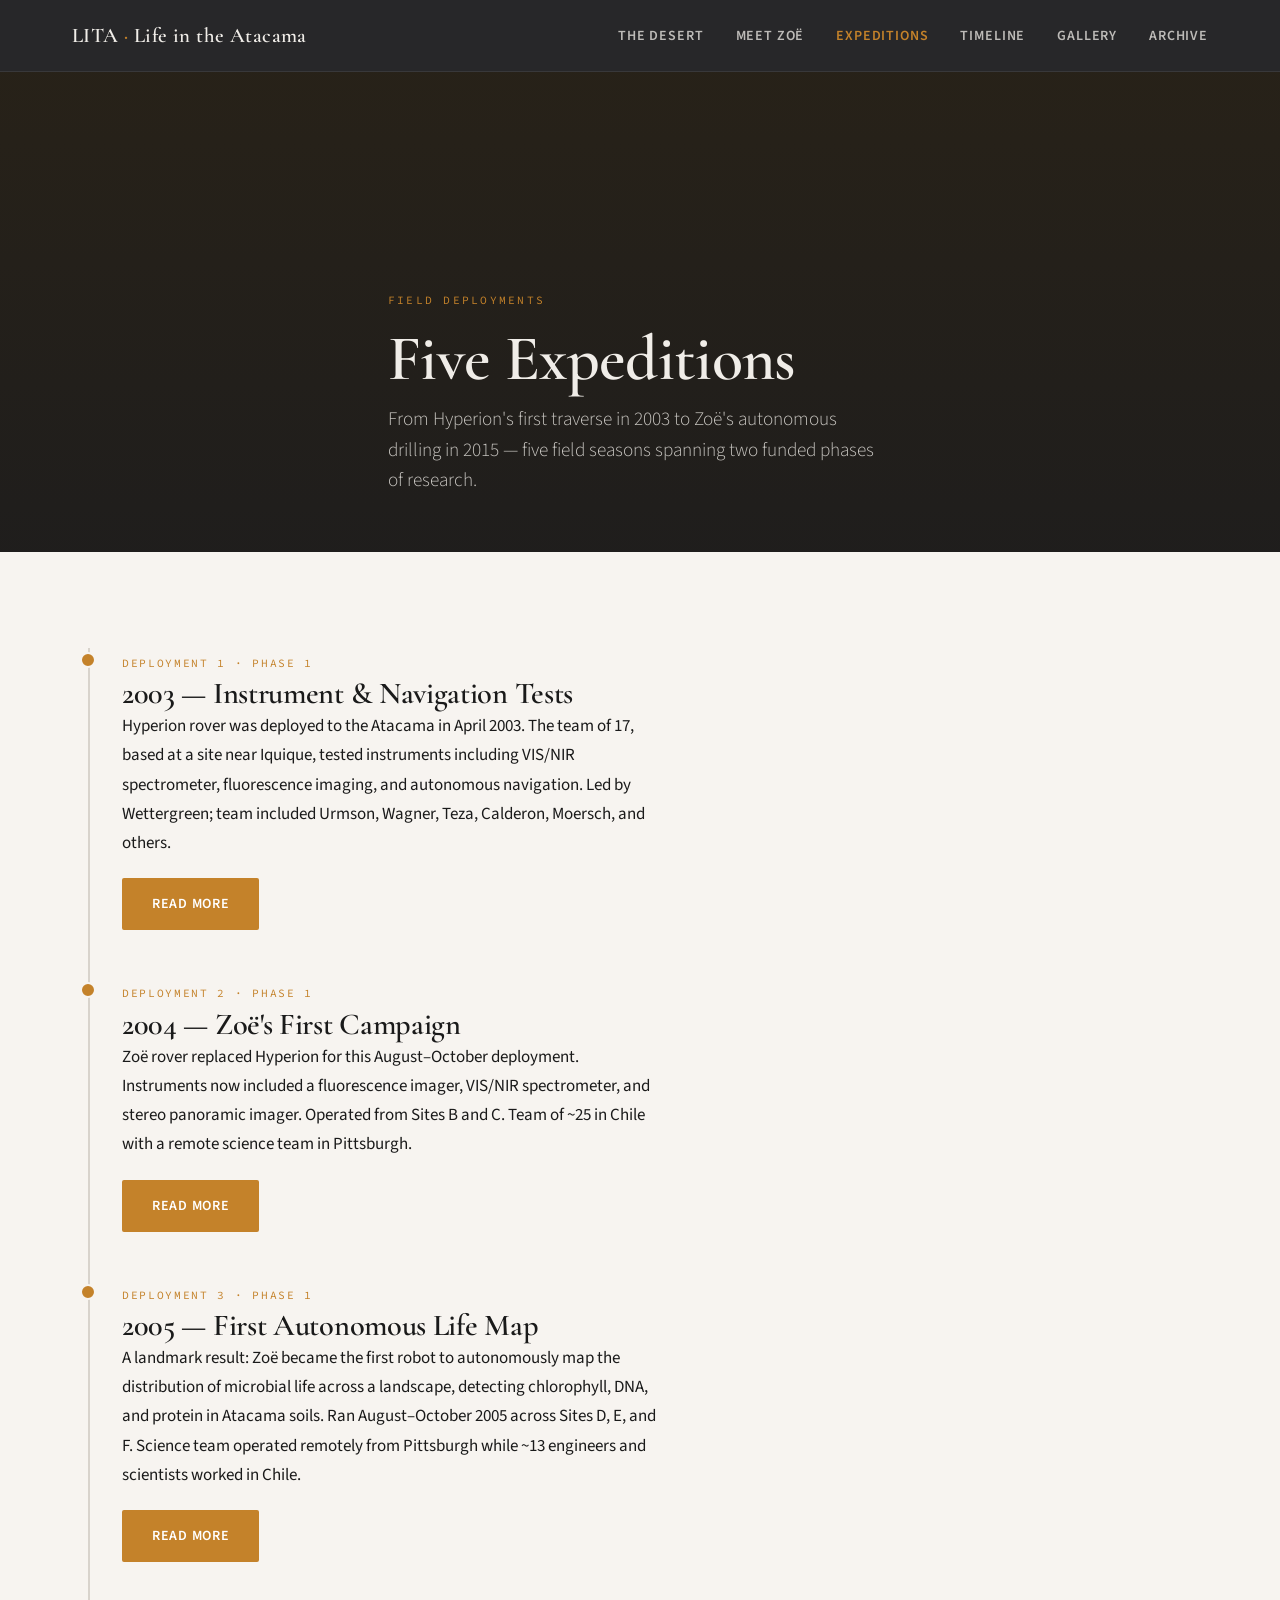
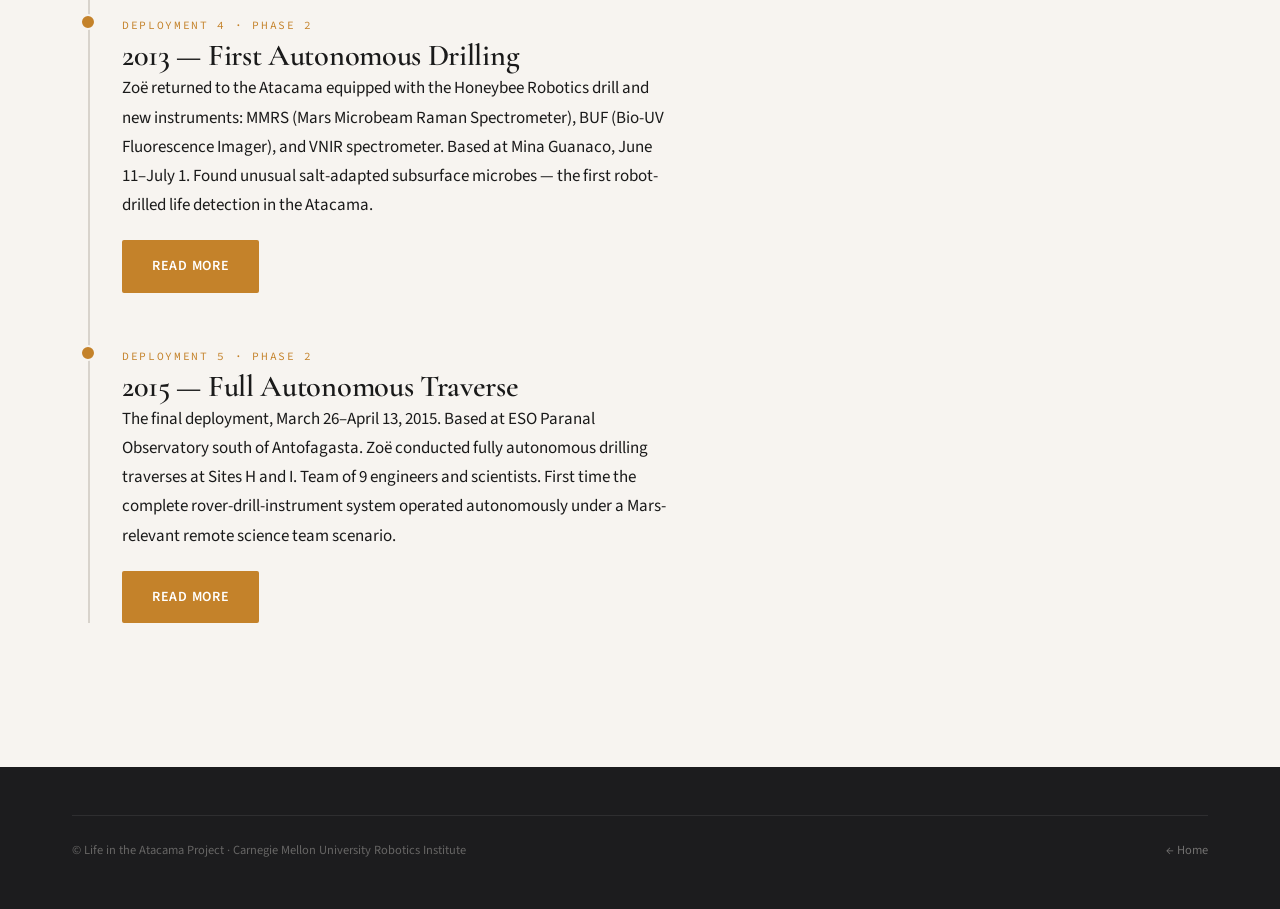
<file: pages/expeditions/index.html>
<!DOCTYPE html>
<html lang="en">
<head>
  <meta charset="UTF-8">
  <meta name="viewport" content="width=device-width, initial-scale=1.0">
  <title>Expeditions — Life in the Atacama</title>
  <meta name="description" content="Five field deployments to Chile's Atacama Desert, 2003–2018. Follow Zoë's journey from first traverse to subsurface drilling.">
  <link rel="stylesheet" href="../../assets/css/style.css">
</head>
<body>

<nav class="site-nav">
  <div class="container">
    <a href="../../index.html" class="nav-logo">LITA <span>·</span> Life in the Atacama</a>
    <ul class="nav-links">
      <li><a href="../atacama/index.html">The Desert</a></li>
      <li><a href="../zoe/index.html">Meet Zoë</a></li>
      <li><a href="index.html" class="active">Expeditions</a></li>
      <li><a href="../timeline.html">Timeline</a></li>
      <li><a href="../gallery/index.html">Gallery</a></li>
      <li><a href="../archive/index.html">Archive</a></li>
    </ul>
  </div>
</nav>

<div class="page-hero">
  <div class="page-hero-bg" style="background-color:#2C2416;"></div>
  <div class="container page-hero-content">
    <span class="section-label">Field Deployments</span>
    <h1>Five Expeditions</h1>
    <p class="lead">From Hyperion's first traverse in 2003 to Zoë's autonomous drilling in 2015 — five field seasons spanning two funded phases of research.</p>
  </div>
</div>

<section class="section">
  <div class="container">

    <!-- Timeline visual -->
    <div class="observe mb-3" style="border-left: 2px solid var(--border); padding-left: 2rem; margin-left: 1rem;">

      <div style="margin-bottom:3rem; position:relative;">
        <div style="position:absolute;left:-2.6rem;top:0.25rem;width:1rem;height:1rem;border-radius:50%;background:var(--accent-ochre);border:2px solid var(--bg-primary);"></div>
        <span class="card-eyebrow">Deployment 1 · Phase 1</span>
        <h3><a href="2003.html" style="color:inherit;">2003 — Instrument &amp; Navigation Tests</a></h3>
        <p>Hyperion rover was deployed to the Atacama in April 2003. The team of 17, based at a site near Iquique, tested instruments including VIS/NIR spectrometer, fluorescence imaging, and autonomous navigation. Led by Wettergreen; team included Urmson, Wagner, Teza, Calderon, Moersch, and others.</p>
        <a href="2003.html" class="btn btn-primary">Read More</a>
      </div>

      <div style="margin-bottom:3rem; position:relative;">
        <div style="position:absolute;left:-2.6rem;top:0.25rem;width:1rem;height:1rem;border-radius:50%;background:var(--accent-ochre);border:2px solid var(--bg-primary);"></div>
        <span class="card-eyebrow">Deployment 2 · Phase 1</span>
        <h3><a href="2004.html" style="color:inherit;">2004 — Zoë's First Campaign</a></h3>
        <p>Zoë rover replaced Hyperion for this August–October deployment. Instruments now included a fluorescence imager, VIS/NIR spectrometer, and stereo panoramic imager. Operated from Sites B and C. Team of ~25 in Chile with a remote science team in Pittsburgh.</p>
        <a href="2004.html" class="btn btn-primary">Read More</a>
      </div>

      <div style="margin-bottom:3rem; position:relative;">
        <div style="position:absolute;left:-2.6rem;top:0.25rem;width:1rem;height:1rem;border-radius:50%;background:var(--accent-ochre);border:2px solid var(--bg-primary);"></div>
        <span class="card-eyebrow">Deployment 3 · Phase 1</span>
        <h3><a href="2005.html" style="color:inherit;">2005 — First Autonomous Life Map</a></h3>
        <p>A landmark result: Zoë became the first robot to autonomously map the distribution of microbial life across a landscape, detecting chlorophyll, DNA, and protein in Atacama soils. Ran August–October 2005 across Sites D, E, and F. Science team operated remotely from Pittsburgh while ~13 engineers and scientists worked in Chile.</p>
        <a href="2005.html" class="btn btn-primary">Read More</a>
      </div>

      <div style="margin-bottom:3rem; position:relative;">
        <div style="position:absolute;left:-2.6rem;top:0.25rem;width:1rem;height:1rem;border-radius:50%;background:var(--accent-ochre);border:2px solid var(--bg-primary);"></div>
        <span class="card-eyebrow">Deployment 4 · Phase 2</span>
        <h3><a href="2013.html" style="color:inherit;">2013 — First Autonomous Drilling</a></h3>
        <p>Zoë returned to the Atacama equipped with the Honeybee Robotics drill and new instruments: MMRS (Mars Microbeam Raman Spectrometer), BUF (Bio-UV Fluorescence Imager), and VNIR spectrometer. Based at Mina Guanaco, June 11–July 1. Found unusual salt-adapted subsurface microbes — the first robot-drilled life detection in the Atacama.</p>
        <a href="2013.html" class="btn btn-primary">Read More</a>
      </div>

      <div style="position:relative;">
        <div style="position:absolute;left:-2.6rem;top:0.25rem;width:1rem;height:1rem;border-radius:50%;background:var(--accent-ochre);border:2px solid var(--bg-primary);"></div>
        <span class="card-eyebrow">Deployment 5 · Phase 2</span>
        <h3><a href="2015-2018.html" style="color:inherit;">2015 — Full Autonomous Traverse</a></h3>
        <p>The final deployment, March 26–April 13, 2015. Based at ESO Paranal Observatory south of Antofagasta. Zoë conducted fully autonomous drilling traverses at Sites H and I. Team of 9 engineers and scientists. First time the complete rover-drill-instrument system operated autonomously under a Mars-relevant remote science team scenario.</p>
        <a href="2015-2018.html" class="btn btn-primary">Read More</a>
      </div>

    </div>
  </div>
</section>

<footer class="site-footer">
  <div class="container">
    <div class="footer-bottom">
      <span>© Life in the Atacama Project · Carnegie Mellon University Robotics Institute</span>
      <a href="../../index.html" style="color:rgba(240,237,232,0.4);">← Home</a>
    </div>
  </div>
</footer>

<script src="../../assets/js/shared.js"></script>
</body>
</html>
</file>
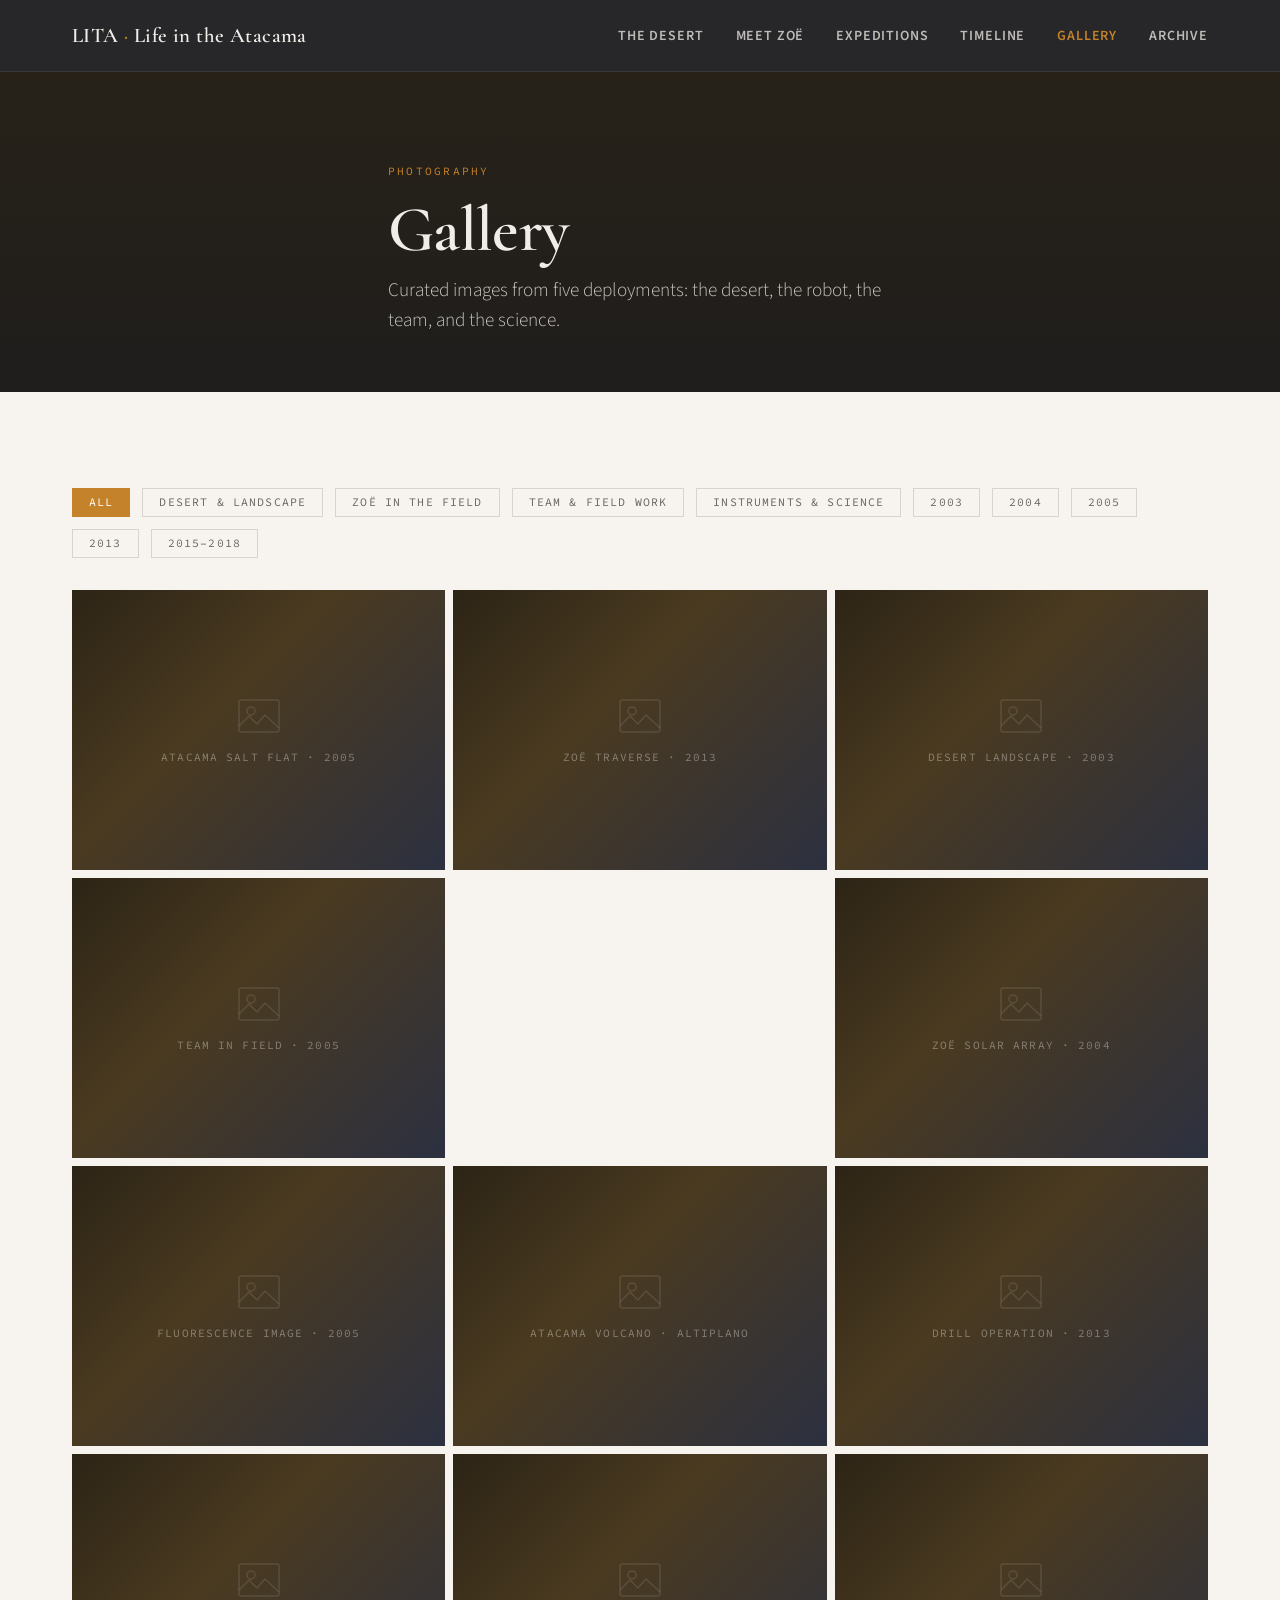
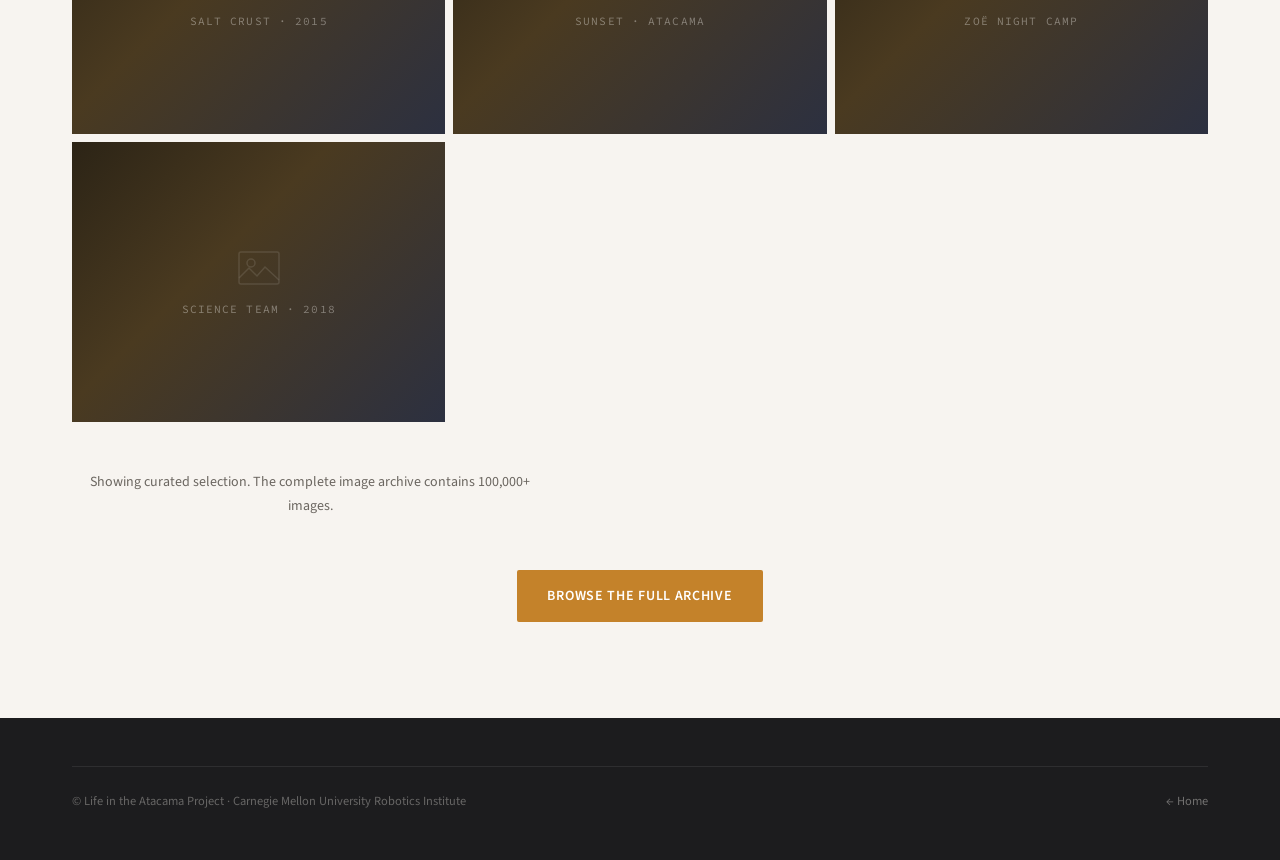
<file: pages/gallery/index.html>
<!DOCTYPE html>
<html lang="en">
<head>
  <meta charset="UTF-8">
  <meta name="viewport" content="width=device-width, initial-scale=1.0">
  <title>Gallery — Life in the Atacama</title>
  <link rel="stylesheet" href="../../assets/css/style.css">
  <style>
    .filter-bar { display:flex; gap:0.75rem; flex-wrap:wrap; margin-bottom:2rem; }
    .filter-btn {
      padding:0.4rem 1rem;
      border:1px solid var(--border);
      background:transparent;
      font-family:var(--font-mono);
      font-size:0.72rem;
      letter-spacing:0.1em;
      text-transform:uppercase;
      cursor:pointer;
      transition:all 0.2s;
      color:var(--text-muted);
    }
    .filter-btn.active, .filter-btn:hover {
      background:var(--accent-ochre);
      border-color:var(--accent-ochre);
      color:#fff;
    }
    .gallery-caption-overlay {
      position:absolute; bottom:0; left:0; right:0;
      padding:0.75rem;
      background:linear-gradient(to top, rgba(0,0,0,0.7), transparent);
      color:#fff; font-size:0.72rem;
      opacity:0; transition:opacity 0.2s;
    }
    .gallery-item:hover .gallery-caption-overlay { opacity:1; }
    .gallery-item { position:relative; }
  </style>
</head>
<body>
<nav class="site-nav">
  <div class="container">
    <a href="../../index.html" class="nav-logo">LITA <span>·</span> Life in the Atacama</a>
    <ul class="nav-links">
      <li><a href="../atacama/index.html">The Desert</a></li>
      <li><a href="../zoe/index.html">Meet Zoë</a></li>
      <li><a href="../expeditions/index.html">Expeditions</a></li>
      <li><a href="../timeline.html">Timeline</a></li>
      <li><a href="index.html" class="active">Gallery</a></li>
      <li><a href="../archive/index.html">Archive</a></li>
    </ul>
  </div>
</nav>

<div class="page-hero" style="height:320px;">
  <div class="page-hero-bg" style="background-color:#2C2416;"></div>
  <div class="container page-hero-content">
    <span class="section-label">Photography</span>
    <h1>Gallery</h1>
    <p class="lead">Curated images from five deployments: the desert, the robot, the team, and the science.</p>
  </div>
</div>

<section class="section">
  <div class="container">
    <div class="observe">
      <div class="filter-bar">
        <button class="filter-btn active">All</button>
        <button class="filter-btn">Desert &amp; Landscape</button>
        <button class="filter-btn">Zoë in the Field</button>
        <button class="filter-btn">Team &amp; Field Work</button>
        <button class="filter-btn">Instruments &amp; Science</button>
        <button class="filter-btn">2003</button>
        <button class="filter-btn">2004</button>
        <button class="filter-btn">2005</button>
        <button class="filter-btn">2013</button>
        <button class="filter-btn">2015–2018</button>
      </div>

      <div class="gallery-grid">
        <!-- Placeholder gallery items — replace with real images -->
        <div class="gallery-item"><div class="img-placeholder" data-label="Atacama Salt Flat · 2005" style="width:100%;height:100%;"></div><div class="gallery-caption-overlay">Atacama salt flat · 2005 · Credit: LITA Project</div></div>
        <div class="gallery-item" style="grid-row:span 2;"><div class="img-placeholder" data-label="Zoë Traverse · 2013" style="width:100%;height:100%;"></div><div class="gallery-caption-overlay">Zoë on traverse · 2013 · Credit: LITA Project / CMU</div></div>
        <div class="gallery-item"><div class="img-placeholder" data-label="Desert Landscape · 2003" style="width:100%;height:100%;"></div><div class="gallery-caption-overlay">Desert landscape · 2003</div></div>
        <div class="gallery-item"><div class="img-placeholder" data-label="Team in Field · 2005" style="width:100%;height:100%;"></div><div class="gallery-caption-overlay">Field team · 2005</div></div>
        <div class="gallery-item"><div class="img-placeholder" data-label="Zoë Solar Array · 2004" style="width:100%;height:100%;"></div><div class="gallery-caption-overlay">Zoë solar array · 2004</div></div>
        <div class="gallery-item"><div class="img-placeholder" data-label="Fluorescence Image · 2005" style="width:100%;height:100%;"></div><div class="gallery-caption-overlay">Fluorescence imager result · 2005</div></div>
        <div class="gallery-item"><div class="img-placeholder" data-label="Atacama Volcano · Altiplano" style="width:100%;height:100%;"></div><div class="gallery-caption-overlay">Altiplano volcano near field site</div></div>
        <div class="gallery-item"><div class="img-placeholder" data-label="Drill Operation · 2013" style="width:100%;height:100%;"></div><div class="gallery-caption-overlay">Autonomous drilling · 2013</div></div>
        <div class="gallery-item"><div class="img-placeholder" data-label="Salt Crust · 2015" style="width:100%;height:100%;"></div><div class="gallery-caption-overlay">Salt crust microhabitat · 2015</div></div>
        <div class="gallery-item"><div class="img-placeholder" data-label="Sunset · Atacama" style="width:100%;height:100%;"></div><div class="gallery-caption-overlay">Sunset over the Atacama</div></div>
        <div class="gallery-item"><div class="img-placeholder" data-label="Zoë Night Camp" style="width:100%;height:100%;"></div><div class="gallery-caption-overlay">Zoë at field camp overnight</div></div>
        <div class="gallery-item"><div class="img-placeholder" data-label="Science Team · 2018" style="width:100%;height:100%;"></div><div class="gallery-caption-overlay">Science team · 2018</div></div>
      </div>

      <div class="mt-3 text-center">
        <p style="color:var(--text-muted);font-size:0.875rem;">
          Showing curated selection. The complete image archive contains 100,000+ images.
        </p>
        <a href="../archive/index.html#imagery" class="btn btn-primary mt-2">Browse the Full Archive</a>
      </div>
    </div>
  </div>
</section>

<footer class="site-footer">
  <div class="container">
    <div class="footer-bottom">
      <span>© Life in the Atacama Project · Carnegie Mellon University Robotics Institute</span>
      <a href="../../index.html" style="color:rgba(240,237,232,0.4);">← Home</a>
    </div>
  </div>
</footer>
<script src="../../assets/js/shared.js"></script>
</body>
</html>
</file>
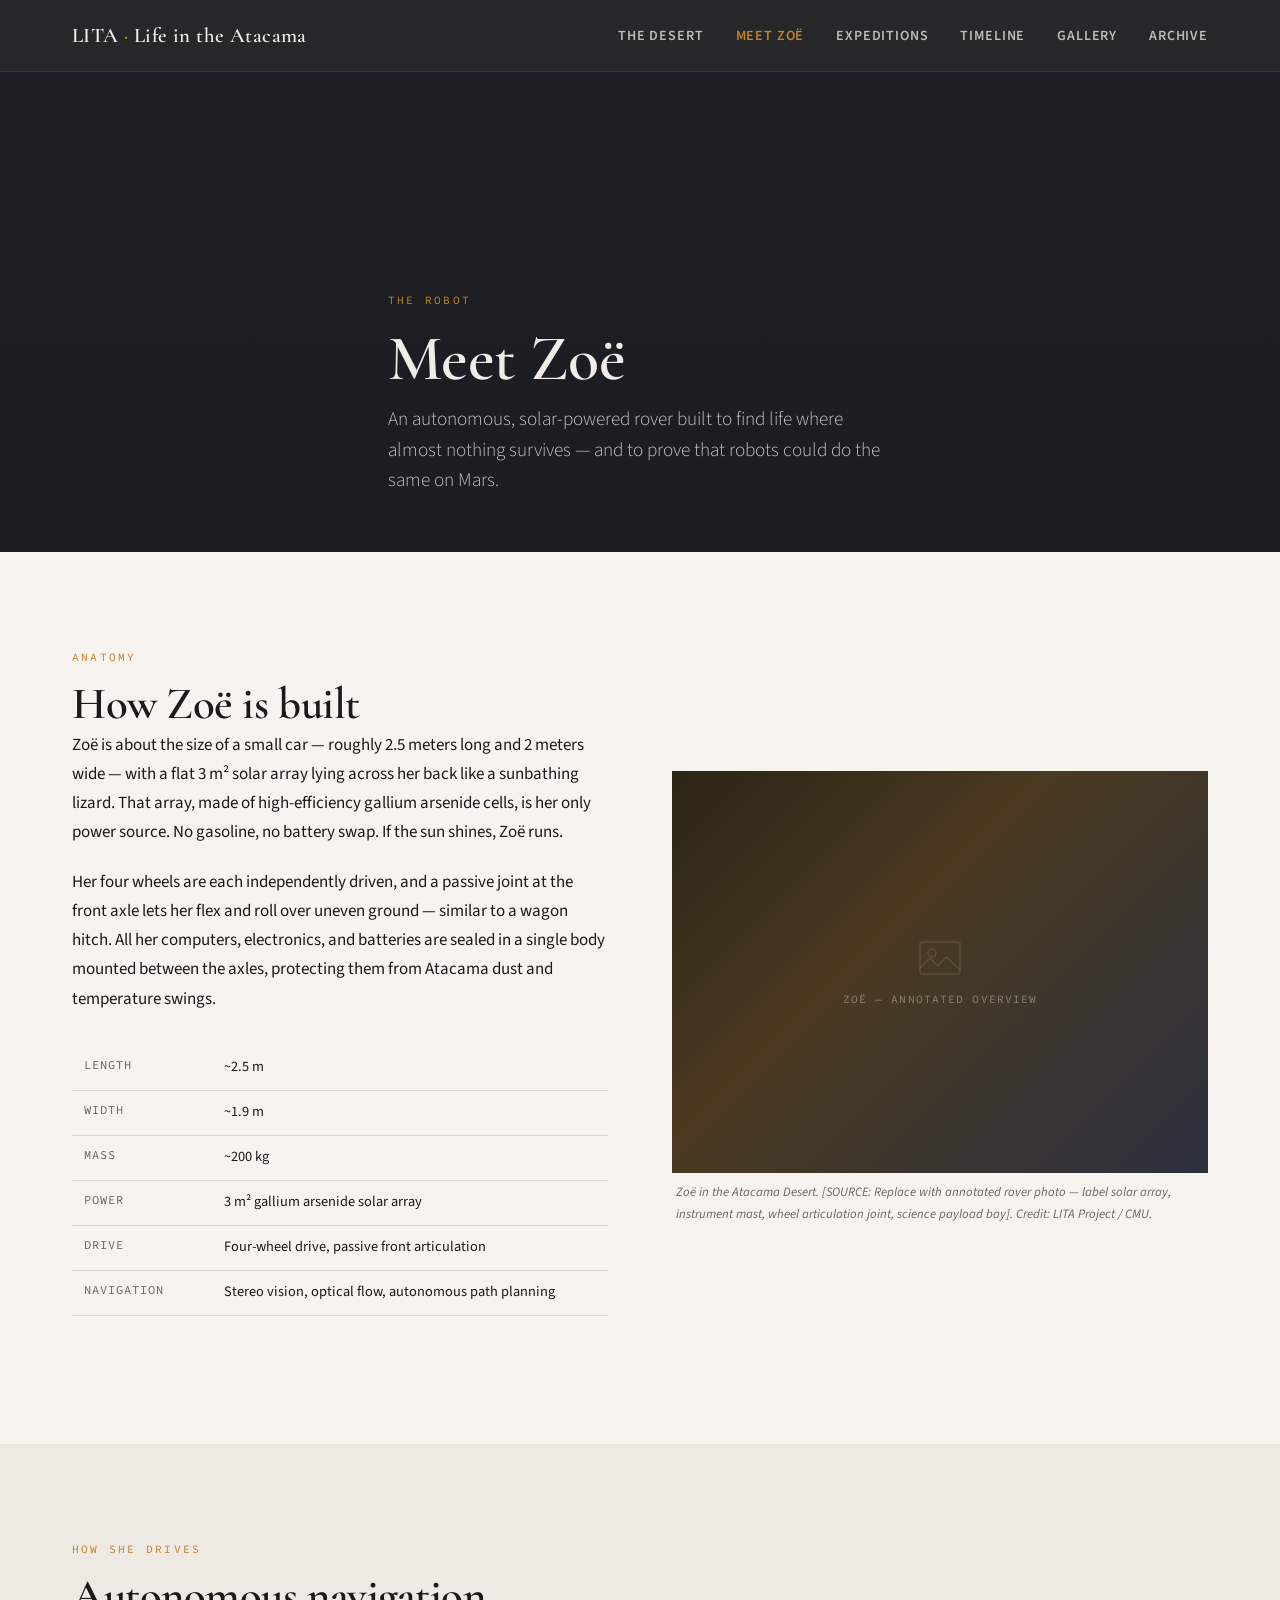
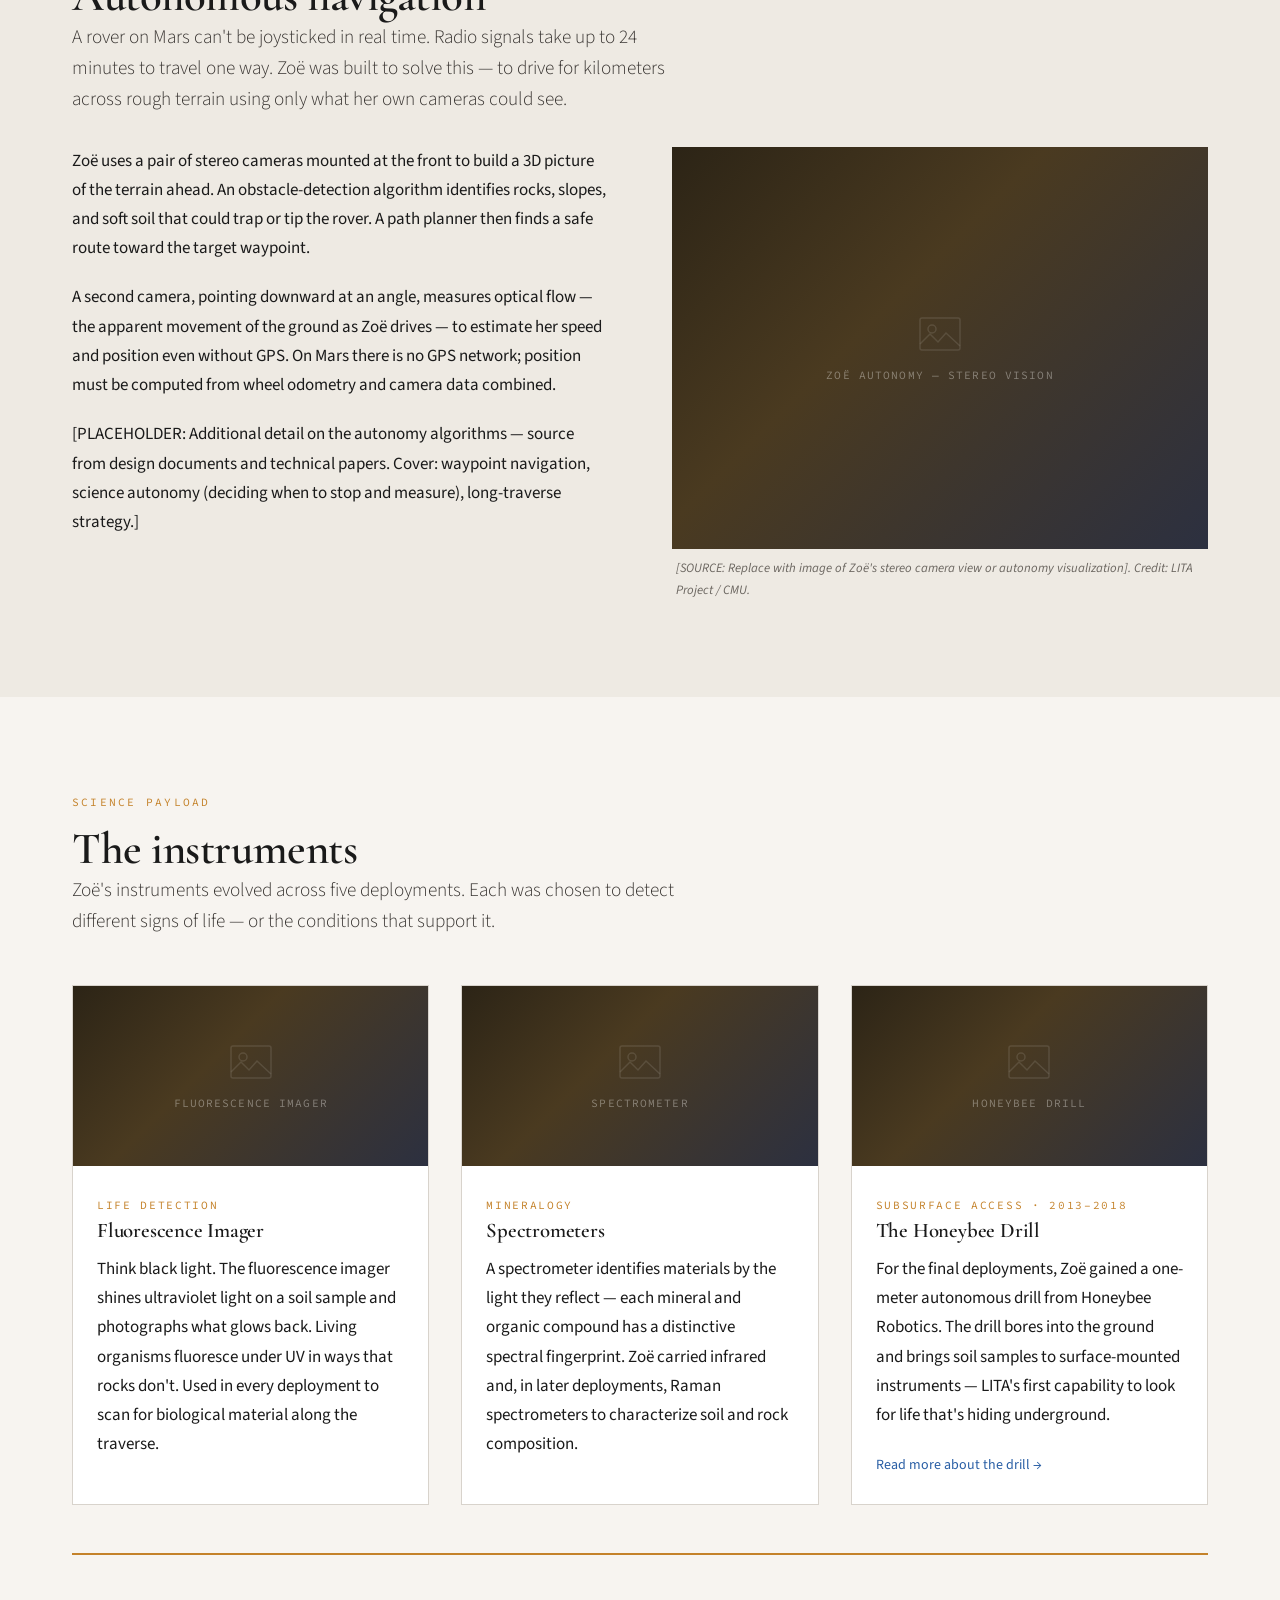
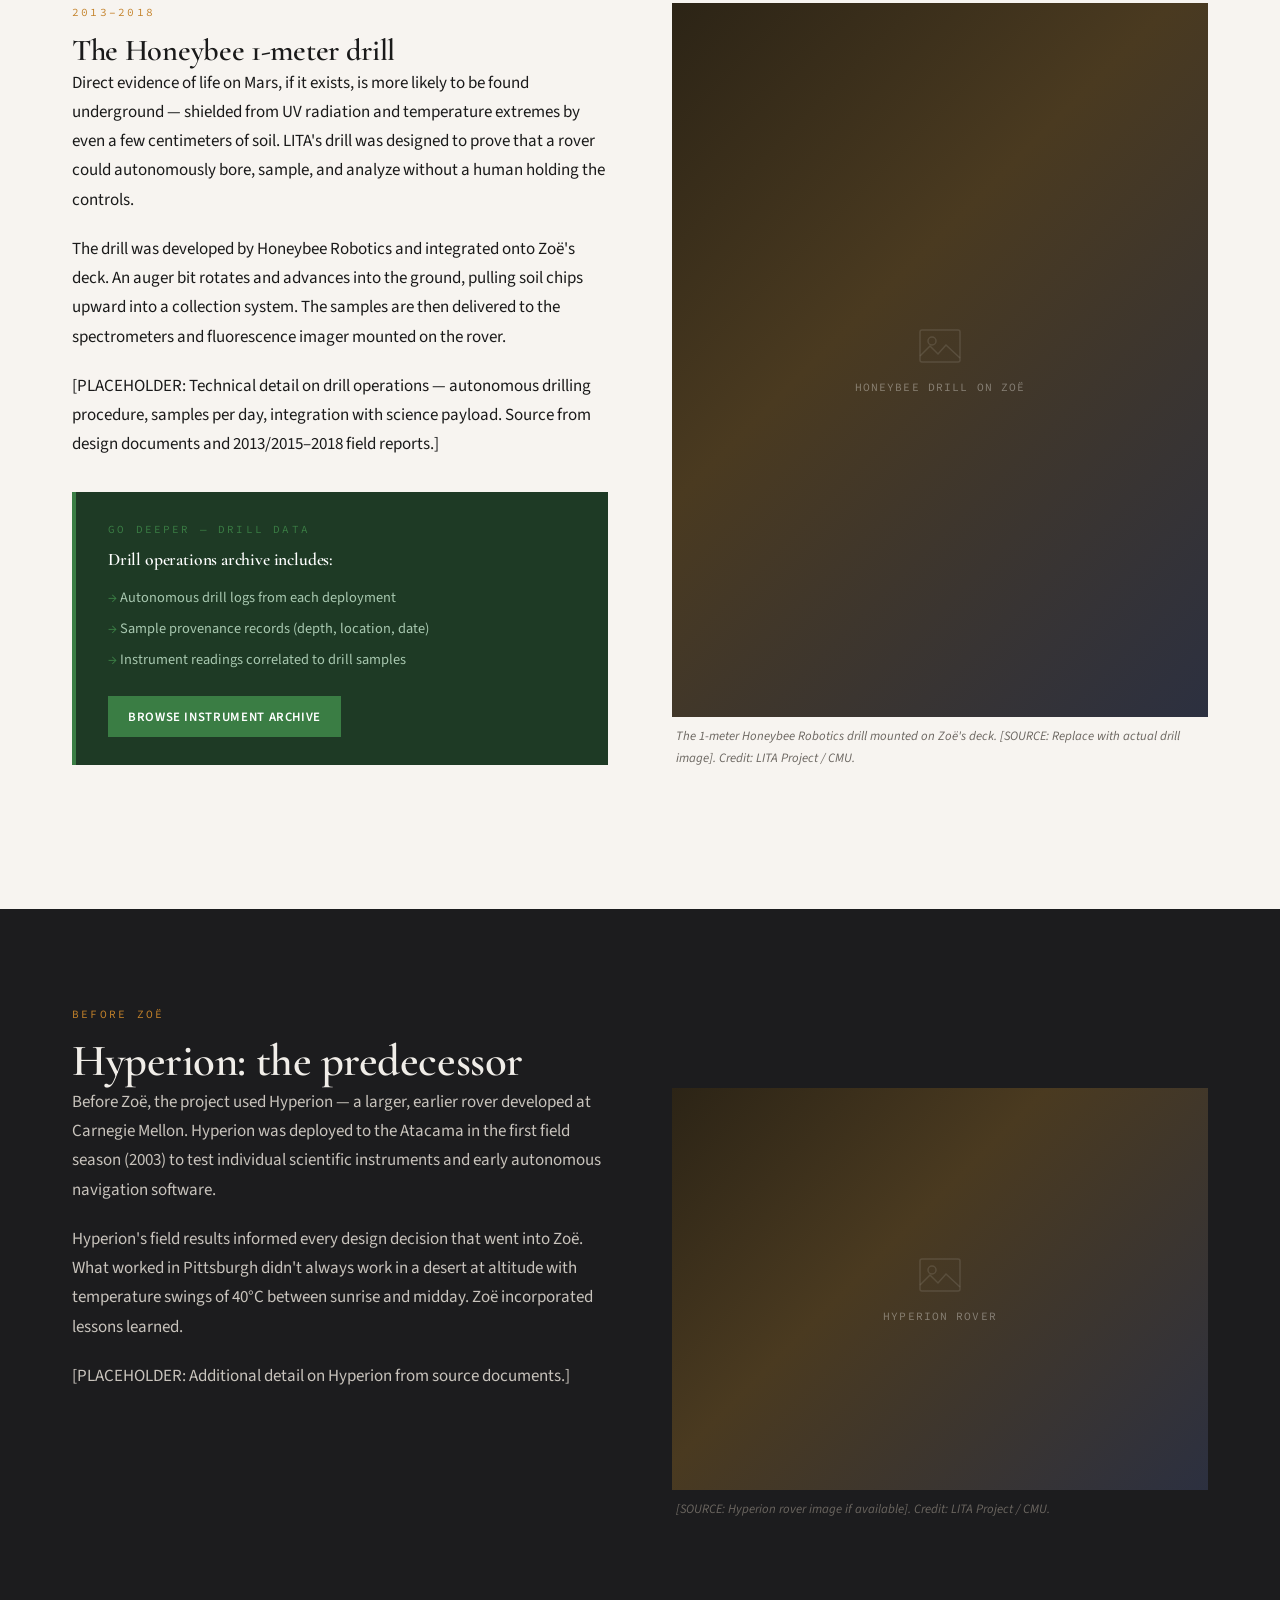
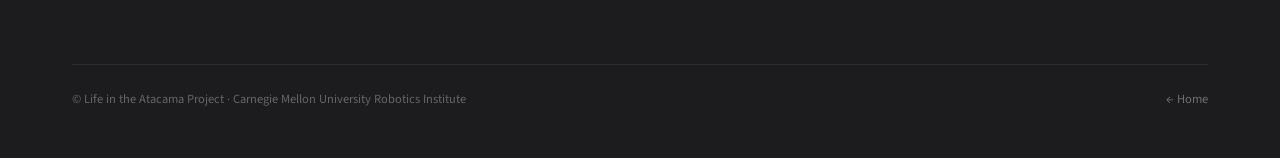
<file: pages/zoe/index.html>
<!DOCTYPE html>
<html lang="en">
<head>
  <meta charset="UTF-8">
  <meta name="viewport" content="width=device-width, initial-scale=1.0">
  <title>Meet Zoë — Life in the Atacama</title>
  <meta name="description" content="Zoë is an autonomous, solar-powered rover built at Carnegie Mellon University to search for microbial life in Chile's Atacama Desert.">
  <link rel="stylesheet" href="../../assets/css/style.css">
</head>
<body>

<nav class="site-nav">
  <div class="container">
    <a href="../../index.html" class="nav-logo">LITA <span>·</span> Life in the Atacama</a>
    <ul class="nav-links">
      <li><a href="../atacama/index.html">The Desert</a></li>
      <li><a href="index.html" class="active">Meet Zoë</a></li>
      <li><a href="../expeditions/index.html">Expeditions</a></li>
      <li><a href="../timeline.html">Timeline</a></li>
      <li><a href="../gallery/index.html">Gallery</a></li>
      <li><a href="../archive/index.html">Archive</a></li>
    </ul>
  </div>
</nav>

<div class="page-hero">
  <div class="page-hero-bg" style="background-color:#1C2028;"></div>
  <div class="container page-hero-content">
    <span class="section-label">The Robot</span>
    <h1>Meet Zoë</h1>
    <p class="lead">An autonomous, solar-powered rover built to find life where 
    almost nothing survives — and to prove that robots could do the same on Mars.</p>
  </div>
</div>

<!-- Anatomy -->
<section class="section">
  <div class="container">
    <div class="grid-2" style="gap:4rem; align-items:center;">
      <div class="observe">
        <span class="section-label">Anatomy</span>
        <h2>How Zoë is built</h2>
        <p>
          Zoë is about the size of a small car — roughly 2.5 meters long and 
          2 meters wide — with a flat 3 m² solar array lying across her back 
          like a sunbathing lizard. That array, made of high-efficiency gallium 
          arsenide cells, is her only power source. No gasoline, no battery 
          swap. If the sun shines, Zoë runs.
        </p>
        <p>
          Her four wheels are each independently driven, and a passive joint 
          at the front axle lets her flex and roll over uneven ground — similar 
          to a wagon hitch. All her computers, electronics, and batteries are 
          sealed in a single body mounted between the axles, protecting them 
          from Atacama dust and temperature swings.
        </p>
        <table class="glance-table mt-2">
          <tr><td>Length</td><td>~2.5 m</td></tr>
          <tr><td>Width</td><td>~1.9 m</td></tr>
          <tr><td>Mass</td><td>~200 kg</td></tr>
          <tr><td>Power</td><td>3 m² gallium arsenide solar array</td></tr>
          <tr><td>Drive</td><td>Four-wheel drive, passive front articulation</td></tr>
          <tr><td>Navigation</td><td>Stereo vision, optical flow, autonomous path planning</td></tr>
        </table>
      </div>
      <div class="observe">
        <figure class="inline-img" style="margin:0;">
          <div class="img-placeholder" data-label="Zoë — Annotated Overview" style="aspect-ratio:4/3;"></div>
          <figcaption>Zoë in the Atacama Desert. [SOURCE: Replace with annotated rover 
          photo — label solar array, instrument mast, wheel articulation joint, 
          science payload bay]. Credit: LITA Project / CMU.</figcaption>
        </figure>
      </div>
    </div>
  </div>
</section>

<!-- Autonomy -->
<section class="section section--salt">
  <div class="container">
    <div class="observe mb-2">
      <span class="section-label">How She Drives</span>
      <h2>Autonomous navigation</h2>
      <p class="lead">
        A rover on Mars can't be joysticked in real time. Radio signals take 
        up to 24 minutes to travel one way. Zoë was built to solve this — 
        to drive for kilometers across rough terrain using only what her own 
        cameras could see.
      </p>
    </div>
    <div class="grid-2 observe" style="gap:4rem;">
      <div>
        <p>
          Zoë uses a pair of stereo cameras mounted at the front to build a 
          3D picture of the terrain ahead. An obstacle-detection algorithm 
          identifies rocks, slopes, and soft soil that could trap or tip the 
          rover. A path planner then finds a safe route toward the target waypoint.
        </p>
        <p>
          A second camera, pointing downward at an angle, measures optical 
          flow — the apparent movement of the ground as Zoë drives — to 
          estimate her speed and position even without GPS. On Mars there is 
          no GPS network; position must be computed from wheel odometry 
          and camera data combined.
        </p>
        <p>
          [PLACEHOLDER: Additional detail on the autonomy algorithms — 
          source from design documents and technical papers. Cover: 
          waypoint navigation, science autonomy (deciding when to stop 
          and measure), long-traverse strategy.]
        </p>
      </div>
      <div>
        <figure class="inline-img" style="margin:0;">
          <div class="img-placeholder" data-label="Zoë Autonomy — Stereo Vision" style="aspect-ratio:4/3;"></div>
          <figcaption>[SOURCE: Replace with image of Zoë's stereo camera view 
          or autonomy visualization]. Credit: LITA Project / CMU.</figcaption>
        </figure>
      </div>
    </div>
  </div>
</section>

<!-- Instruments -->
<section class="section">
  <div class="container">
    <div class="observe mb-3">
      <span class="section-label">Science Payload</span>
      <h2>The instruments</h2>
      <p class="lead">
        Zoë's instruments evolved across five deployments. Each was chosen 
        to detect different signs of life — or the conditions that support it.
      </p>
    </div>

    <div class="grid-3 observe">

      <div class="card">
        <div class="card-img img-placeholder" data-label="Fluorescence Imager" style="height:180px;"></div>
        <div class="card-body">
          <span class="card-eyebrow">Life Detection</span>
          <h3>Fluorescence Imager</h3>
          <p>
            Think black light. The fluorescence imager shines ultraviolet light 
            on a soil sample and photographs what glows back. Living organisms 
            fluoresce under UV in ways that rocks don't. Used in every deployment 
            to scan for biological material along the traverse.
          </p>
        </div>
      </div>

      <div class="card">
        <div class="card-img img-placeholder" data-label="Spectrometer" style="height:180px;"></div>
        <div class="card-body">
          <span class="card-eyebrow">Mineralogy</span>
          <h3>Spectrometers</h3>
          <p>
            A spectrometer identifies materials by the light they reflect — 
            each mineral and organic compound has a distinctive spectral 
            fingerprint. Zoë carried infrared and, in later deployments, 
            Raman spectrometers to characterize soil and rock composition.
          </p>
        </div>
      </div>

      <div class="card">
        <div class="card-img img-placeholder" data-label="Honeybee Drill" style="height:180px;"></div>
        <div class="card-body">
          <span class="card-eyebrow">Subsurface Access · 2013–2018</span>
          <h3>The Honeybee Drill</h3>
          <p>
            For the final deployments, Zoë gained a one-meter autonomous 
            drill from Honeybee Robotics. The drill bores into the ground 
            and brings soil samples to surface-mounted instruments — 
            LITA's first capability to look for life that's hiding underground.
          </p>
          <a href="#drill" style="font-size:0.875rem;">Read more about the drill →</a>
        </div>
      </div>

    </div>

    <!-- Drill detail -->
    <div id="drill" class="observe mt-3" style="border-top: 2px solid var(--accent-ochre); padding-top:3rem;">
      <div class="grid-2" style="gap:4rem; align-items:start;">
        <div>
          <span class="section-label">2013–2018</span>
          <h3>The Honeybee 1-meter drill</h3>
          <p>
            Direct evidence of life on Mars, if it exists, is more likely to 
            be found underground — shielded from UV radiation and temperature 
            extremes by even a few centimeters of soil. LITA's drill was 
            designed to prove that a rover could autonomously bore, sample, 
            and analyze without a human holding the controls.
          </p>
          <p>
            The drill was developed by Honeybee Robotics and integrated onto 
            Zoë's deck. An auger bit rotates and advances into the ground, 
            pulling soil chips upward into a collection system. The samples 
            are then delivered to the spectrometers and fluorescence imager 
            mounted on the rover.
          </p>
          <p>
            [PLACEHOLDER: Technical detail on drill operations — autonomous 
            drilling procedure, samples per day, integration with science 
            payload. Source from design documents and 2013/2015–2018 
            field reports.]
          </p>
          <div class="go-deeper" style="margin-top:2rem;">
            <div class="go-deeper-label">Go Deeper — Drill Data</div>
            <h4>Drill operations archive includes:</h4>
            <ul>
              <li>Autonomous drill logs from each deployment</li>
              <li>Sample provenance records (depth, location, date)</li>
              <li>Instrument readings correlated to drill samples</li>
            </ul>
            <a href="../archive/index.html#instruments" class="btn-archive">Browse Instrument Archive</a>
          </div>
        </div>
        <div>
          <figure class="inline-img" style="margin:0;">
            <div class="img-placeholder" data-label="Honeybee Drill on Zoë" style="aspect-ratio:3/4;"></div>
            <figcaption>The 1-meter Honeybee Robotics drill mounted on Zoë's deck. 
            [SOURCE: Replace with actual drill image]. Credit: LITA Project / CMU.</figcaption>
          </figure>
        </div>
      </div>
    </div>

  </div>
</section>

<!-- Hyperion -->
<section class="section section--dark">
  <div class="container observe">
    <span class="section-label">Before Zoë</span>
    <h2>Hyperion: the predecessor</h2>
    <div class="grid-2" style="gap:4rem;">
      <div>
        <p>
          Before Zoë, the project used Hyperion — a larger, earlier rover 
          developed at Carnegie Mellon. Hyperion was deployed to the Atacama 
          in the first field season (2003) to test individual scientific 
          instruments and early autonomous navigation software.
        </p>
        <p>
          Hyperion's field results informed every design decision that went 
          into Zoë. What worked in Pittsburgh didn't always work in a desert 
          at altitude with temperature swings of 40°C between sunrise and 
          midday. Zoë incorporated lessons learned.
        </p>
        <p>[PLACEHOLDER: Additional detail on Hyperion from source documents.]</p>
      </div>
      <div>
        <figure class="inline-img" style="margin:0;">
          <div class="img-placeholder" data-label="Hyperion Rover" style="aspect-ratio:4/3;"></div>
          <figcaption>[SOURCE: Hyperion rover image if available]. Credit: LITA Project / CMU.</figcaption>
        </figure>
      </div>
    </div>
  </div>
</section>

<footer class="site-footer">
  <div class="container">
    <div class="footer-bottom">
      <span>© Life in the Atacama Project · Carnegie Mellon University Robotics Institute</span>
      <a href="../../index.html" style="color:rgba(240,237,232,0.4);">← Home</a>
    </div>
  </div>
</footer>

<script src="../../assets/js/shared.js"></script>
</body>
</html>
</file>
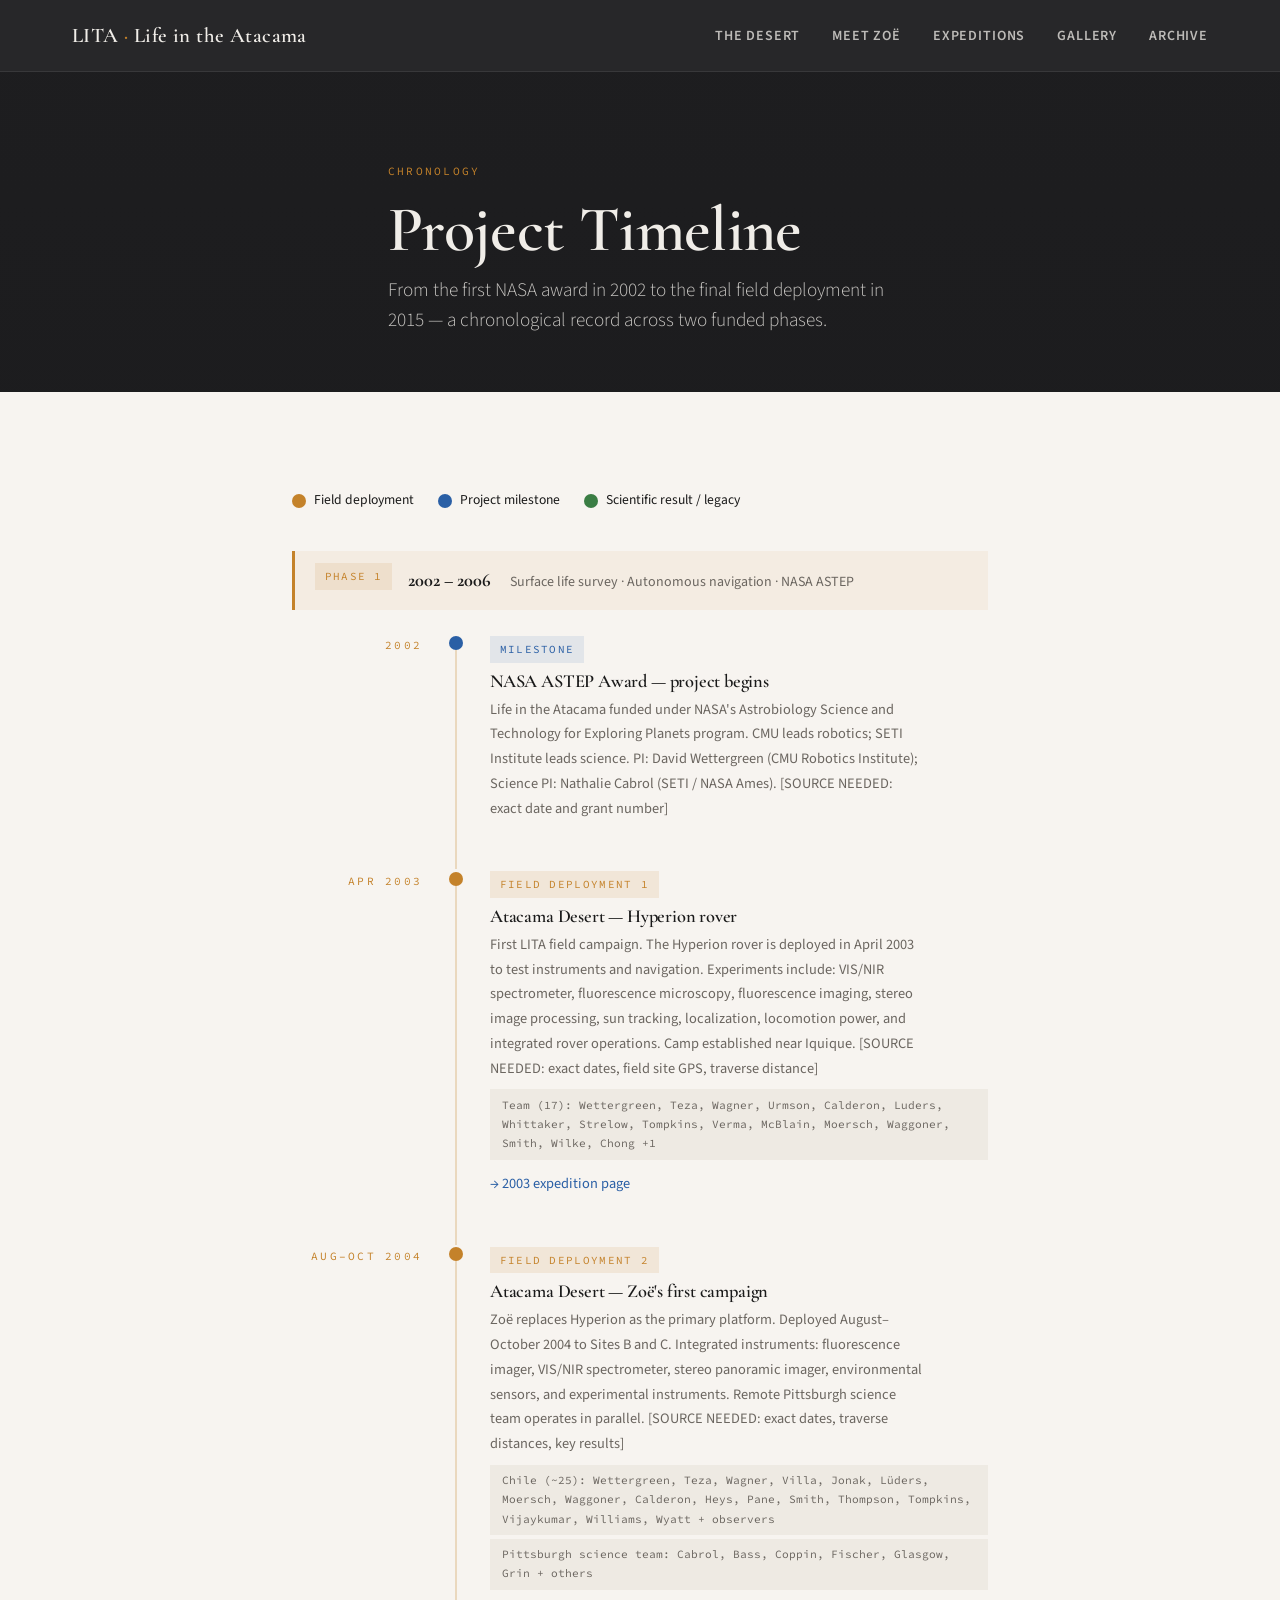
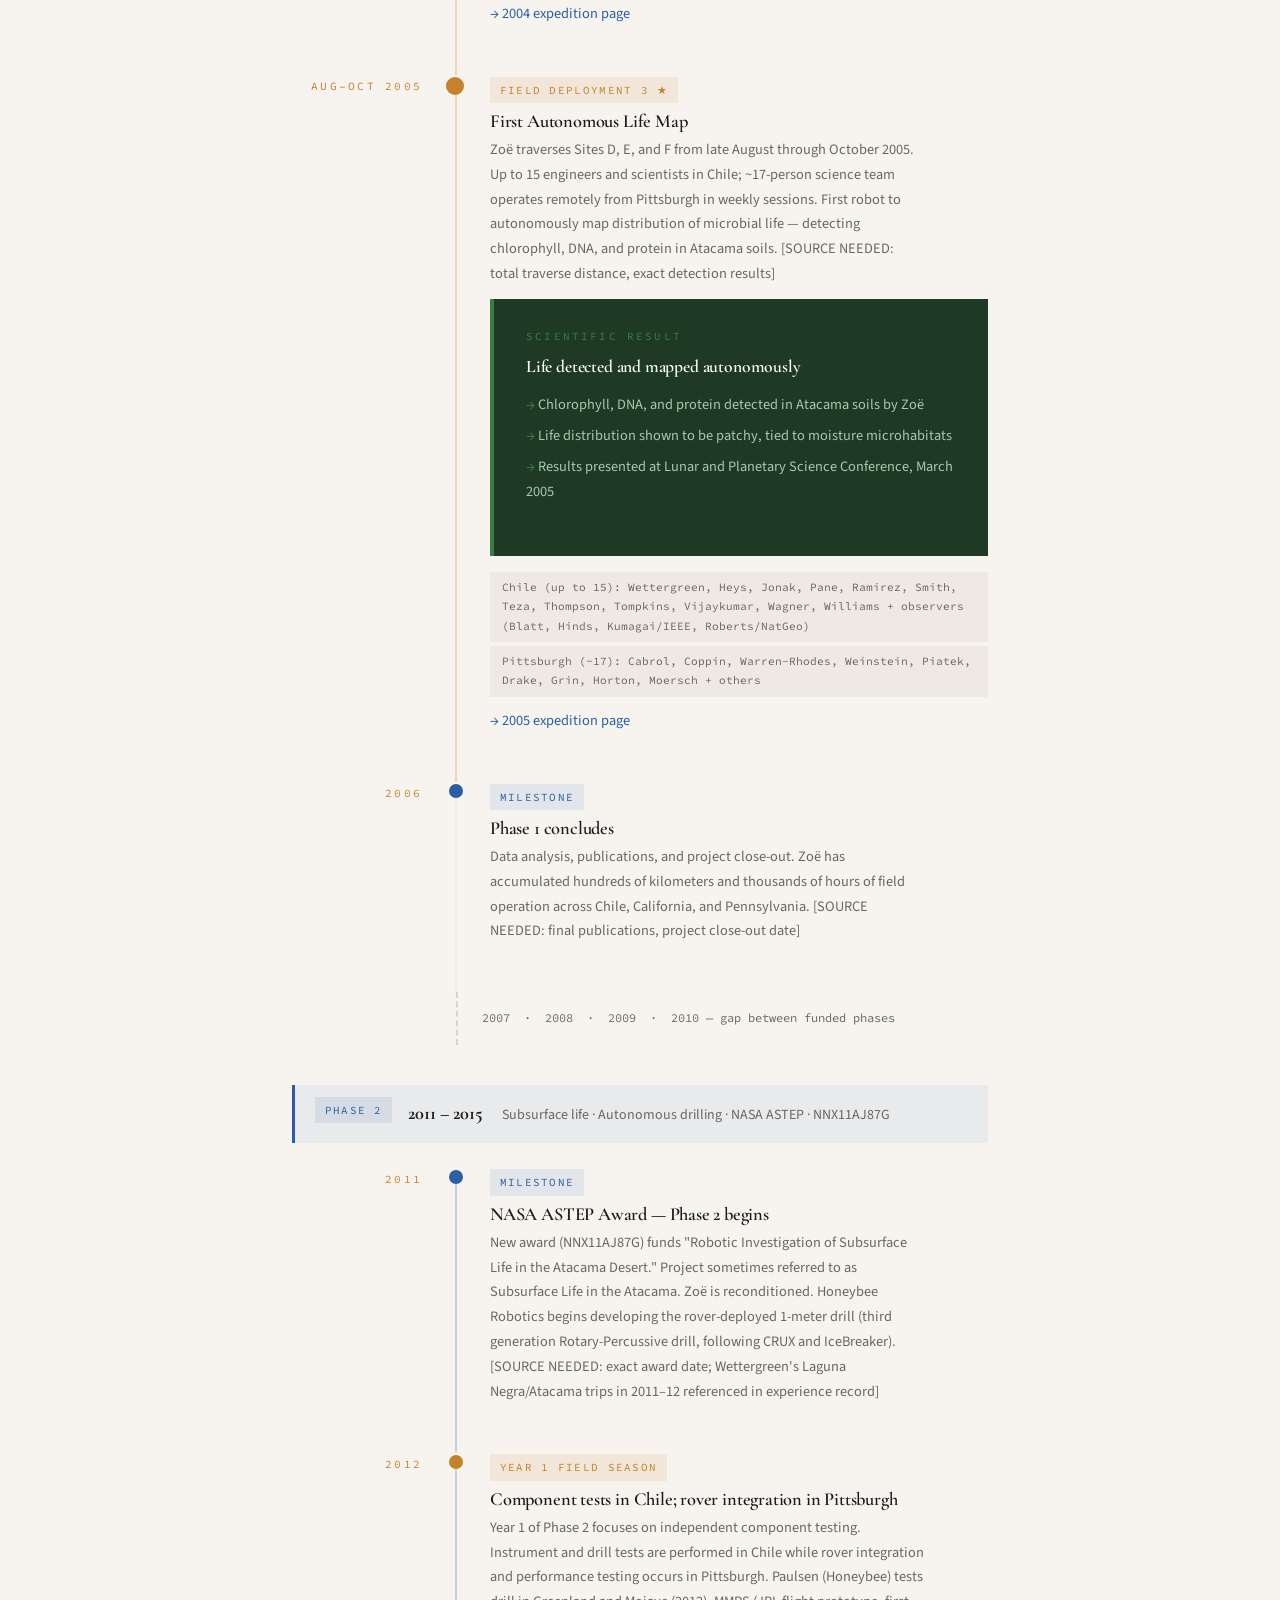
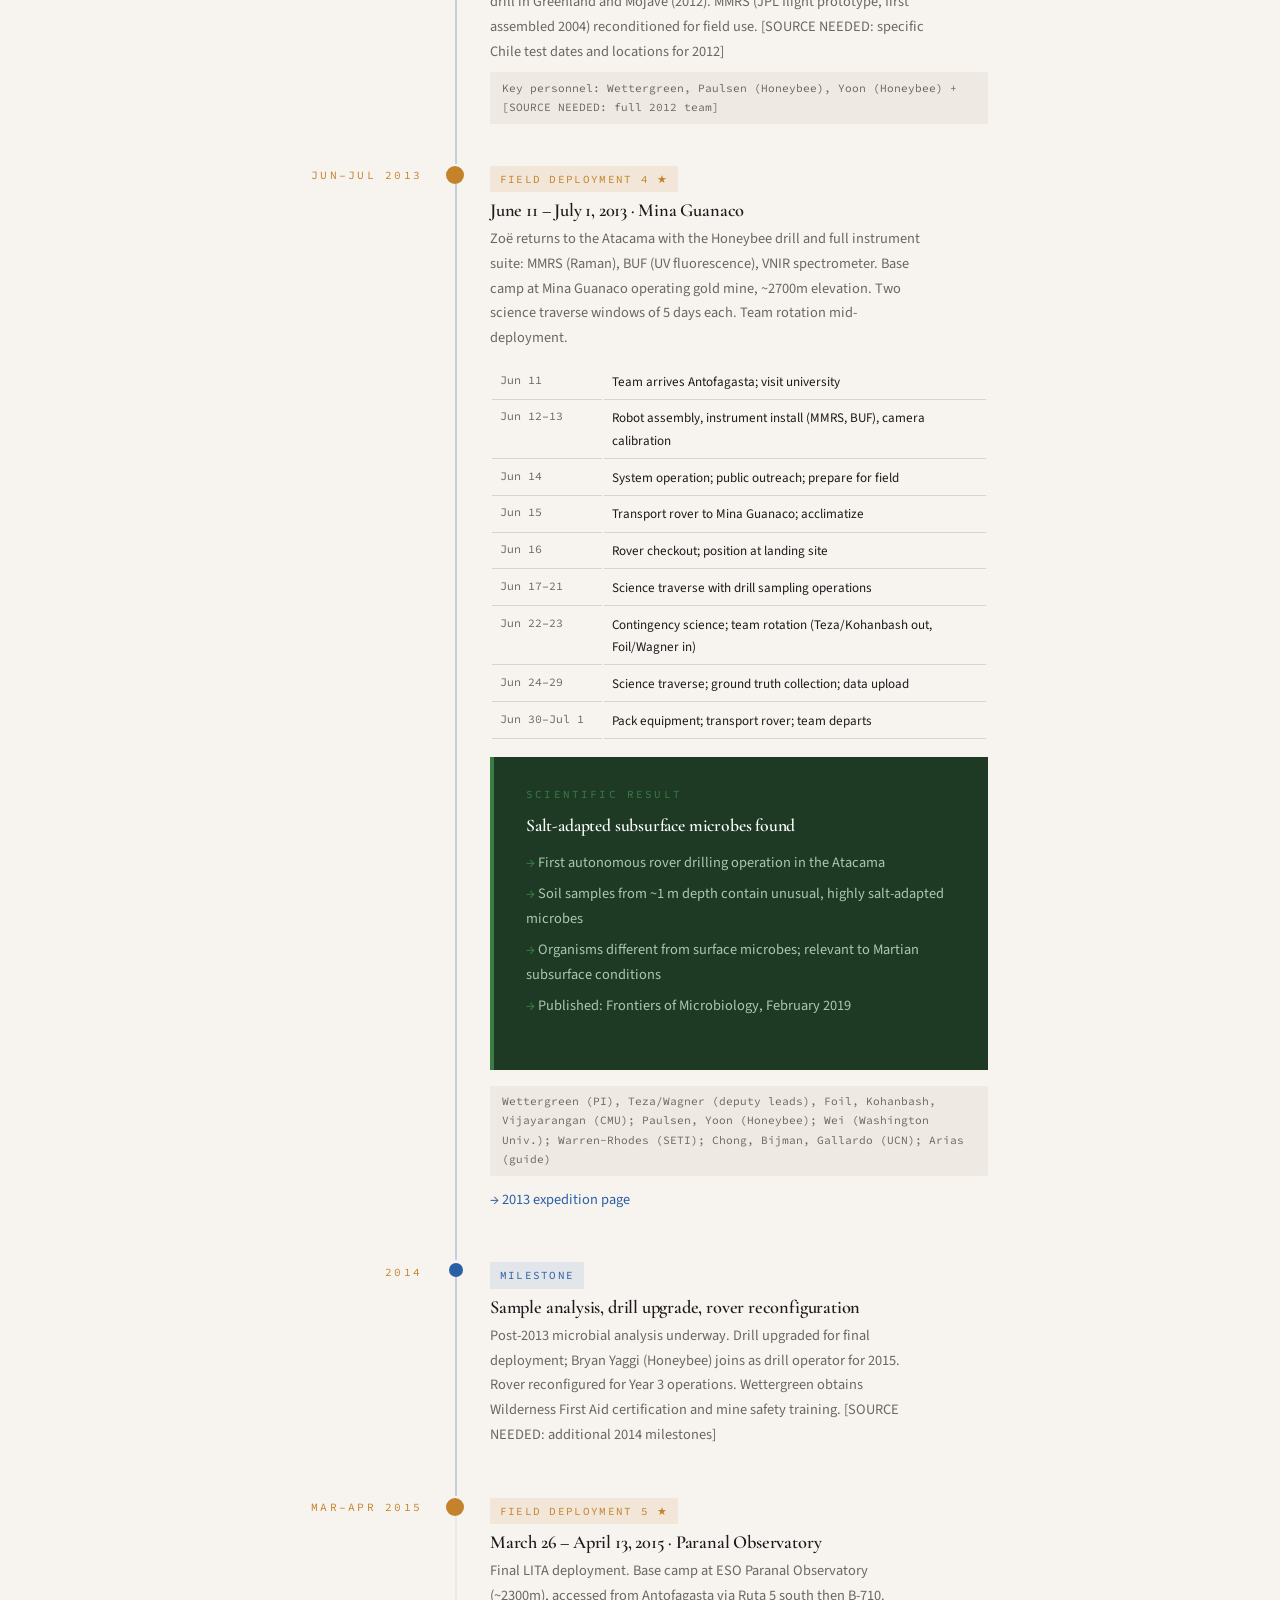
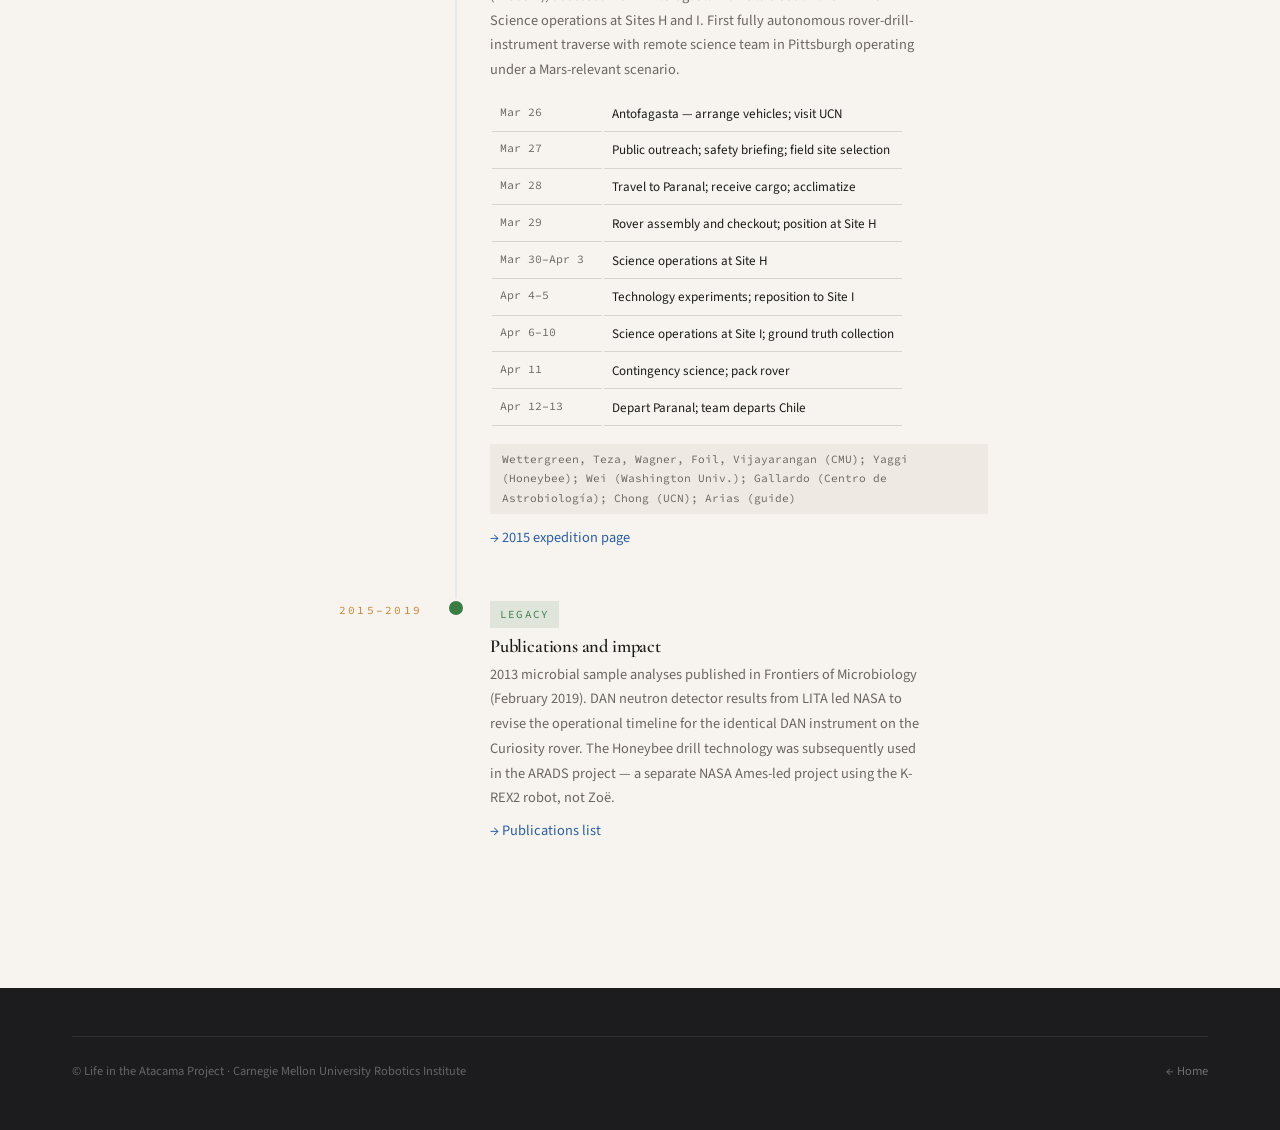
<file: pages/timeline.html>
<!DOCTYPE html>
<html lang="en">
<head>
  <meta charset="UTF-8">
  <meta name="viewport" content="width=device-width, initial-scale=1.0">
  <title>Project Timeline — Life in the Atacama</title>
  <link rel="stylesheet" href="../assets/css/style.css">
  <style>
    .tl-wrap { max-width: 760px; }
    .tl-entry { display:grid; grid-template-columns:130px 20px 1fr; gap:0 1.5rem; }
    .tl-date { text-align:right; padding-top:0.15rem; }
    .tl-spine { display:flex; flex-direction:column; align-items:center; }
    .tl-dot { width:14px; height:14px; border-radius:50%; flex-shrink:0; margin-top:0.15rem; }
    .tl-dot-f { background:var(--accent-ochre); }
    .tl-dot-m { background:var(--accent-blue); }
    .tl-dot-s { background:var(--accent-green); }
    .tl-dot-lg { width:18px; height:18px; margin-left:-2px; }
    .tl-line { width:2px; flex:1; min-height:1.5rem; }
    .tl-line-p1 { background:rgba(196,130,42,0.25); }
    .tl-line-p2 { background:rgba(42,95,165,0.25); }
    .tl-body { padding-bottom:2.5rem; }
    .tl-body h3 { font-size:1.15rem; margin-bottom:0.35rem; }
    .tl-body p { font-size:0.9rem; color:var(--text-muted); max-width:62ch; margin-bottom:0.5rem; }
    .tl-badge { font-family:var(--font-mono); font-size:0.68rem; letter-spacing:0.12em; text-transform:uppercase; padding:0.25rem 0.6rem; display:inline-block; margin-bottom:0.5rem; }
    .badge-f { background:rgba(196,130,42,0.12); color:var(--accent-ochre); }
    .badge-m { background:rgba(42,95,165,0.1); color:var(--accent-blue); }
    .badge-s { background:rgba(58,125,68,0.12); color:var(--accent-green); }
    .tl-team { font-family:var(--font-mono); font-size:0.7rem; color:var(--text-muted); background:var(--accent-salt); padding:0.4rem 0.75rem; margin-top:0.25rem; display:block; }
    .phase-bar { margin:2.5rem 0 1.5rem; padding:0.75rem 1.25rem; display:flex; align-items:center; gap:1rem; }
    .phase-bar-p1 { background:rgba(196,130,42,0.07); border-left:3px solid var(--accent-ochre); }
    .phase-bar-p2 { background:rgba(42,95,165,0.07); border-left:3px solid var(--accent-blue); }
    .gap-note { margin:0 0 2rem calc(130px + 1.5rem + 10px); padding:1rem 1.5rem; border-left:2px dashed var(--border); color:var(--text-muted); font-family:var(--font-mono); font-size:0.75rem; }
    .day-table { font-size:0.82rem; margin:0.75rem 0 1rem; }
    .day-table td { padding:0.35rem 0.5rem; border-bottom:1px solid var(--border); vertical-align:top; }
    .day-table td:first-child { white-space:nowrap; font-family:var(--font-mono); font-size:0.72rem; color:var(--text-muted); width:110px; }
  </style>
</head>
<body>
<nav class="site-nav">
  <div class="container">
    <a href="../index.html" class="nav-logo">LITA <span>·</span> Life in the Atacama</a>
    <ul class="nav-links">
      <li><a href="atacama/index.html">The Desert</a></li>
      <li><a href="zoe/index.html">Meet Zoë</a></li>
      <li><a href="expeditions/index.html">Expeditions</a></li>
      <li><a href="gallery/index.html">Gallery</a></li>
      <li><a href="archive/index.html">Archive</a></li>
    </ul>
  </div>
</nav>

<div class="page-hero" style="height:320px;">
  <div class="page-hero-bg" style="background-color:#1E1E20;"></div>
  <div class="container page-hero-content">
    <span class="section-label">Chronology</span>
    <h1>Project Timeline</h1>
    <p class="lead">From the first NASA award in 2002 to the final field deployment in 2015 — a chronological record across two funded phases.</p>
  </div>
</div>

<section class="section">
  <div class="container tl-wrap">

    <!-- Legend -->
    <div style="display:flex;gap:1.5rem;flex-wrap:wrap;margin-bottom:2.5rem;" class="observe">
      <div style="display:flex;align-items:center;gap:0.5rem;"><div class="tl-dot tl-dot-f"></div><span style="font-size:0.85rem;">Field deployment</span></div>
      <div style="display:flex;align-items:center;gap:0.5rem;"><div class="tl-dot tl-dot-m"></div><span style="font-size:0.85rem;">Project milestone</span></div>
      <div style="display:flex;align-items:center;gap:0.5rem;"><div class="tl-dot tl-dot-s"></div><span style="font-size:0.85rem;">Scientific result / legacy</span></div>
    </div>

    <!-- PHASE 1 -->
    <div class="phase-bar phase-bar-p1 observe">
      <span class="tl-badge badge-f">Phase 1</span>
      <div><strong style="font-family:var(--font-display);font-size:1.15rem;">2002 – 2006</strong>
      <span style="margin-left:1rem;font-size:0.875rem;color:var(--text-muted);">Surface life survey · Autonomous navigation · NASA ASTEP</span></div>
    </div>

    <!-- 2002 -->
    <div class="tl-entry observe">
      <div class="tl-date"><span class="section-label">2002</span></div>
      <div class="tl-spine"><div class="tl-dot tl-dot-m"></div><div class="tl-line tl-line-p1"></div></div>
      <div class="tl-body">
        <span class="tl-badge badge-m">Milestone</span>
        <h3>NASA ASTEP Award — project begins</h3>
        <p>Life in the Atacama funded under NASA's Astrobiology Science and Technology for Exploring Planets program. CMU leads robotics; SETI Institute leads science. PI: David Wettergreen (CMU Robotics Institute); Science PI: Nathalie Cabrol (SETI / NASA Ames). [SOURCE NEEDED: exact date and grant number]</p>
      </div>
    </div>

    <!-- 2003 -->
    <div class="tl-entry observe">
      <div class="tl-date"><span class="section-label">Apr 2003</span></div>
      <div class="tl-spine"><div class="tl-dot tl-dot-f"></div><div class="tl-line tl-line-p1"></div></div>
      <div class="tl-body">
        <span class="tl-badge badge-f">Field Deployment 1</span>
        <h3>Atacama Desert — Hyperion rover</h3>
        <p>First LITA field campaign. The Hyperion rover is deployed in April 2003 to test instruments and navigation. Experiments include: VIS/NIR spectrometer, fluorescence microscopy, fluorescence imaging, stereo image processing, sun tracking, localization, locomotion power, and integrated rover operations. Camp established near Iquique. [SOURCE NEEDED: exact dates, field site GPS, traverse distance]</p>
        <span class="tl-team">Team (17): Wettergreen, Teza, Wagner, Urmson, Calderon, Luders, Whittaker, Strelow, Tompkins, Verma, McBlain, Moersch, Waggoner, Smith, Wilke, Chong +1</span>
        <p style="margin-top:0.75rem;"><a href="expeditions/2003.html">→ 2003 expedition page</a></p>
      </div>
    </div>

    <!-- 2004 -->
    <div class="tl-entry observe">
      <div class="tl-date"><span class="section-label">Aug–Oct 2004</span></div>
      <div class="tl-spine"><div class="tl-dot tl-dot-f"></div><div class="tl-line tl-line-p1"></div></div>
      <div class="tl-body">
        <span class="tl-badge badge-f">Field Deployment 2</span>
        <h3>Atacama Desert — Zoë's first campaign</h3>
        <p>Zoë replaces Hyperion as the primary platform. Deployed August–October 2004 to Sites B and C. Integrated instruments: fluorescence imager, VIS/NIR spectrometer, stereo panoramic imager, environmental sensors, and experimental instruments. Remote Pittsburgh science team operates in parallel. [SOURCE NEEDED: exact dates, traverse distances, key results]</p>
        <span class="tl-team">Chile (~25): Wettergreen, Teza, Wagner, Villa, Jonak, Lüders, Moersch, Waggoner, Calderon, Heys, Pane, Smith, Thompson, Tompkins, Vijaykumar, Williams, Wyatt + observers</span>
        <span class="tl-team" style="margin-top:0.2rem;">Pittsburgh science team: Cabrol, Bass, Coppin, Fischer, Glasgow, Grin + others</span>
        <p style="margin-top:0.75rem;"><a href="expeditions/2004.html">→ 2004 expedition page</a></p>
      </div>
    </div>

    <!-- 2005 -->
    <div class="tl-entry observe">
      <div class="tl-date"><span class="section-label">Aug–Oct 2005</span></div>
      <div class="tl-spine"><div class="tl-dot tl-dot-f tl-dot-lg"></div><div class="tl-line tl-line-p1"></div></div>
      <div class="tl-body">
        <span class="tl-badge badge-f">Field Deployment 3 ★</span>
        <h3>First Autonomous Life Map</h3>
        <p>Zoë traverses Sites D, E, and F from late August through October 2005. Up to 15 engineers and scientists in Chile; ~17-person science team operates remotely from Pittsburgh in weekly sessions. First robot to autonomously map distribution of microbial life — detecting chlorophyll, DNA, and protein in Atacama soils. [SOURCE NEEDED: total traverse distance, exact detection results]</p>
        <div class="go-deeper" style="margin:0.75rem 0 1rem;">
          <div class="go-deeper-label">Scientific result</div>
          <h4>Life detected and mapped autonomously</h4>
          <ul>
            <li>Chlorophyll, DNA, and protein detected in Atacama soils by Zoë</li>
            <li>Life distribution shown to be patchy, tied to moisture microhabitats</li>
            <li>Results presented at Lunar and Planetary Science Conference, March 2005</li>
          </ul>
        </div>
        <span class="tl-team">Chile (up to 15): Wettergreen, Heys, Jonak, Pane, Ramirez, Smith, Teza, Thompson, Tompkins, Vijaykumar, Wagner, Williams + observers (Blatt, Hinds, Kumagai/IEEE, Roberts/NatGeo)</span>
        <span class="tl-team" style="margin-top:0.2rem;">Pittsburgh (~17): Cabrol, Coppin, Warren-Rhodes, Weinstein, Piatek, Drake, Grin, Horton, Moersch + others</span>
        <p style="margin-top:0.75rem;"><a href="expeditions/2005.html">→ 2005 expedition page</a></p>
      </div>
    </div>

    <!-- 2006 -->
    <div class="tl-entry observe">
      <div class="tl-date"><span class="section-label">2006</span></div>
      <div class="tl-spine"><div class="tl-dot tl-dot-m"></div><div class="tl-line tl-line-p1" style="opacity:0.3;"></div></div>
      <div class="tl-body">
        <span class="tl-badge badge-m">Milestone</span>
        <h3>Phase 1 concludes</h3>
        <p>Data analysis, publications, and project close-out. Zoë has accumulated hundreds of kilometers and thousands of hours of field operation across Chile, California, and Pennsylvania. [SOURCE NEEDED: final publications, project close-out date]</p>
      </div>
    </div>

    <div class="gap-note observe">2007 &nbsp;·&nbsp; 2008 &nbsp;·&nbsp; 2009 &nbsp;·&nbsp; 2010 — gap between funded phases</div>

    <!-- PHASE 2 -->
    <div class="phase-bar phase-bar-p2 observe">
      <span class="tl-badge badge-m">Phase 2</span>
      <div><strong style="font-family:var(--font-display);font-size:1.15rem;">2011 – 2015</strong>
      <span style="margin-left:1rem;font-size:0.875rem;color:var(--text-muted);">Subsurface life · Autonomous drilling · NASA ASTEP · NNX11AJ87G</span></div>
    </div>

    <!-- 2011 -->
    <div class="tl-entry observe">
      <div class="tl-date"><span class="section-label">2011</span></div>
      <div class="tl-spine"><div class="tl-dot tl-dot-m"></div><div class="tl-line tl-line-p2"></div></div>
      <div class="tl-body">
        <span class="tl-badge badge-m">Milestone</span>
        <h3>NASA ASTEP Award — Phase 2 begins</h3>
        <p>New award (NNX11AJ87G) funds "Robotic Investigation of Subsurface Life in the Atacama Desert." Project sometimes referred to as Subsurface Life in the Atacama. Zoë is reconditioned. Honeybee Robotics begins developing the rover-deployed 1-meter drill (third generation Rotary-Percussive drill, following CRUX and IceBreaker). [SOURCE NEEDED: exact award date; Wettergreen's Laguna Negra/Atacama trips in 2011–12 referenced in experience record]</p>
      </div>
    </div>

    <!-- 2012 -->
    <div class="tl-entry observe">
      <div class="tl-date"><span class="section-label">2012</span></div>
      <div class="tl-spine"><div class="tl-dot tl-dot-f"></div><div class="tl-line tl-line-p2"></div></div>
      <div class="tl-body">
        <span class="tl-badge badge-f">Year 1 Field Season</span>
        <h3>Component tests in Chile; rover integration in Pittsburgh</h3>
        <p>Year 1 of Phase 2 focuses on independent component testing. Instrument and drill tests are performed in Chile while rover integration and performance testing occurs in Pittsburgh. Paulsen (Honeybee) tests drill in Greenland and Mojave (2012). MMRS (JPL flight prototype, first assembled 2004) reconditioned for field use. [SOURCE NEEDED: specific Chile test dates and locations for 2012]</p>
        <span class="tl-team">Key personnel: Wettergreen, Paulsen (Honeybee), Yoon (Honeybee) + [SOURCE NEEDED: full 2012 team]</span>
      </div>
    </div>

    <!-- 2013 -->
    <div class="tl-entry observe">
      <div class="tl-date"><span class="section-label">Jun–Jul 2013</span></div>
      <div class="tl-spine"><div class="tl-dot tl-dot-f tl-dot-lg"></div><div class="tl-line tl-line-p2"></div></div>
      <div class="tl-body">
        <span class="tl-badge badge-f">Field Deployment 4 ★</span>
        <h3>June 11 – July 1, 2013 · Mina Guanaco</h3>
        <p>Zoë returns to the Atacama with the Honeybee drill and full instrument suite: MMRS (Raman), BUF (UV fluorescence), VNIR spectrometer. Base camp at Mina Guanaco operating gold mine, ~2700m elevation. Two science traverse windows of 5 days each. Team rotation mid-deployment.</p>
        <table class="day-table">
          <tr><td>Jun 11</td><td>Team arrives Antofagasta; visit university</td></tr>
          <tr><td>Jun 12–13</td><td>Robot assembly, instrument install (MMRS, BUF), camera calibration</td></tr>
          <tr><td>Jun 14</td><td>System operation; public outreach; prepare for field</td></tr>
          <tr><td>Jun 15</td><td>Transport rover to Mina Guanaco; acclimatize</td></tr>
          <tr><td>Jun 16</td><td>Rover checkout; position at landing site</td></tr>
          <tr><td>Jun 17–21</td><td>Science traverse with drill sampling operations</td></tr>
          <tr><td>Jun 22–23</td><td>Contingency science; team rotation (Teza/Kohanbash out, Foil/Wagner in)</td></tr>
          <tr><td>Jun 24–29</td><td>Science traverse; ground truth collection; data upload</td></tr>
          <tr><td>Jun 30–Jul 1</td><td>Pack equipment; transport rover; team departs</td></tr>
        </table>
        <div class="go-deeper" style="margin:0.5rem 0 1rem;">
          <div class="go-deeper-label">Scientific result</div>
          <h4>Salt-adapted subsurface microbes found</h4>
          <ul>
            <li>First autonomous rover drilling operation in the Atacama</li>
            <li>Soil samples from ~1 m depth contain unusual, highly salt-adapted microbes</li>
            <li>Organisms different from surface microbes; relevant to Martian subsurface conditions</li>
            <li>Published: Frontiers of Microbiology, February 2019</li>
          </ul>
        </div>
        <span class="tl-team">Wettergreen (PI), Teza/Wagner (deputy leads), Foil, Kohanbash, Vijayarangan (CMU); Paulsen, Yoon (Honeybee); Wei (Washington Univ.); Warren-Rhodes (SETI); Chong, Bijman, Gallardo (UCN); Arias (guide)</span>
        <p style="margin-top:0.75rem;"><a href="expeditions/2013.html">→ 2013 expedition page</a></p>
      </div>
    </div>

    <!-- 2014 -->
    <div class="tl-entry observe">
      <div class="tl-date"><span class="section-label">2014</span></div>
      <div class="tl-spine"><div class="tl-dot tl-dot-m"></div><div class="tl-line tl-line-p2"></div></div>
      <div class="tl-body">
        <span class="tl-badge badge-m">Milestone</span>
        <h3>Sample analysis, drill upgrade, rover reconfiguration</h3>
        <p>Post-2013 microbial analysis underway. Drill upgraded for final deployment; Bryan Yaggi (Honeybee) joins as drill operator for 2015. Rover reconfigured for Year 3 operations. Wettergreen obtains Wilderness First Aid certification and mine safety training. [SOURCE NEEDED: additional 2014 milestones]</p>
      </div>
    </div>

    <!-- 2015 -->
    <div class="tl-entry observe">
      <div class="tl-date"><span class="section-label">Mar–Apr 2015</span></div>
      <div class="tl-spine"><div class="tl-dot tl-dot-f tl-dot-lg"></div><div class="tl-line tl-line-p2" style="opacity:0.3;"></div></div>
      <div class="tl-body">
        <span class="tl-badge badge-f">Field Deployment 5 ★</span>
        <h3>March 26 – April 13, 2015 · Paranal Observatory</h3>
        <p>Final LITA deployment. Base camp at ESO Paranal Observatory (~2300m), accessed from Antofagasta via Ruta 5 south then B-710. Science operations at Sites H and I. First fully autonomous rover-drill-instrument traverse with remote science team in Pittsburgh operating under a Mars-relevant scenario.</p>
        <table class="day-table">
          <tr><td>Mar 26</td><td>Antofagasta — arrange vehicles; visit UCN</td></tr>
          <tr><td>Mar 27</td><td>Public outreach; safety briefing; field site selection</td></tr>
          <tr><td>Mar 28</td><td>Travel to Paranal; receive cargo; acclimatize</td></tr>
          <tr><td>Mar 29</td><td>Rover assembly and checkout; position at Site H</td></tr>
          <tr><td>Mar 30–Apr 3</td><td>Science operations at Site H</td></tr>
          <tr><td>Apr 4–5</td><td>Technology experiments; reposition to Site I</td></tr>
          <tr><td>Apr 6–10</td><td>Science operations at Site I; ground truth collection</td></tr>
          <tr><td>Apr 11</td><td>Contingency science; pack rover</td></tr>
          <tr><td>Apr 12–13</td><td>Depart Paranal; team departs Chile</td></tr>
        </table>
        <span class="tl-team">Wettergreen, Teza, Wagner, Foil, Vijayarangan (CMU); Yaggi (Honeybee); Wei (Washington Univ.); Gallardo (Centro de Astrobiología); Chong (UCN); Arias (guide)</span>
        <p style="margin-top:0.75rem;"><a href="expeditions/2015.html">→ 2015 expedition page</a></p>
      </div>
    </div>

    <!-- Legacy -->
    <div class="tl-entry observe">
      <div class="tl-date"><span class="section-label">2015–2019</span></div>
      <div class="tl-spine"><div class="tl-dot tl-dot-s"></div></div>
      <div class="tl-body">
        <span class="tl-badge badge-s">Legacy</span>
        <h3>Publications and impact</h3>
        <p>2013 microbial sample analyses published in Frontiers of Microbiology (February 2019). DAN neutron detector results from LITA led NASA to revise the operational timeline for the identical DAN instrument on the Curiosity rover. The Honeybee drill technology was subsequently used in the ARADS project — a separate NASA Ames-led project using the K-REX2 robot, not Zoë.</p>
        <p><a href="#">→ Publications list</a></p>
      </div>
    </div>

  </div>
</section>

<footer class="site-footer">
  <div class="container">
    <div class="footer-bottom">
      <span>© Life in the Atacama Project · Carnegie Mellon University Robotics Institute</span>
      <a href="../index.html" style="color:rgba(240,237,232,0.4);">← Home</a>
    </div>
  </div>
</footer>
<script src="../assets/js/shared.js"></script>
</body>
</html>
</file>
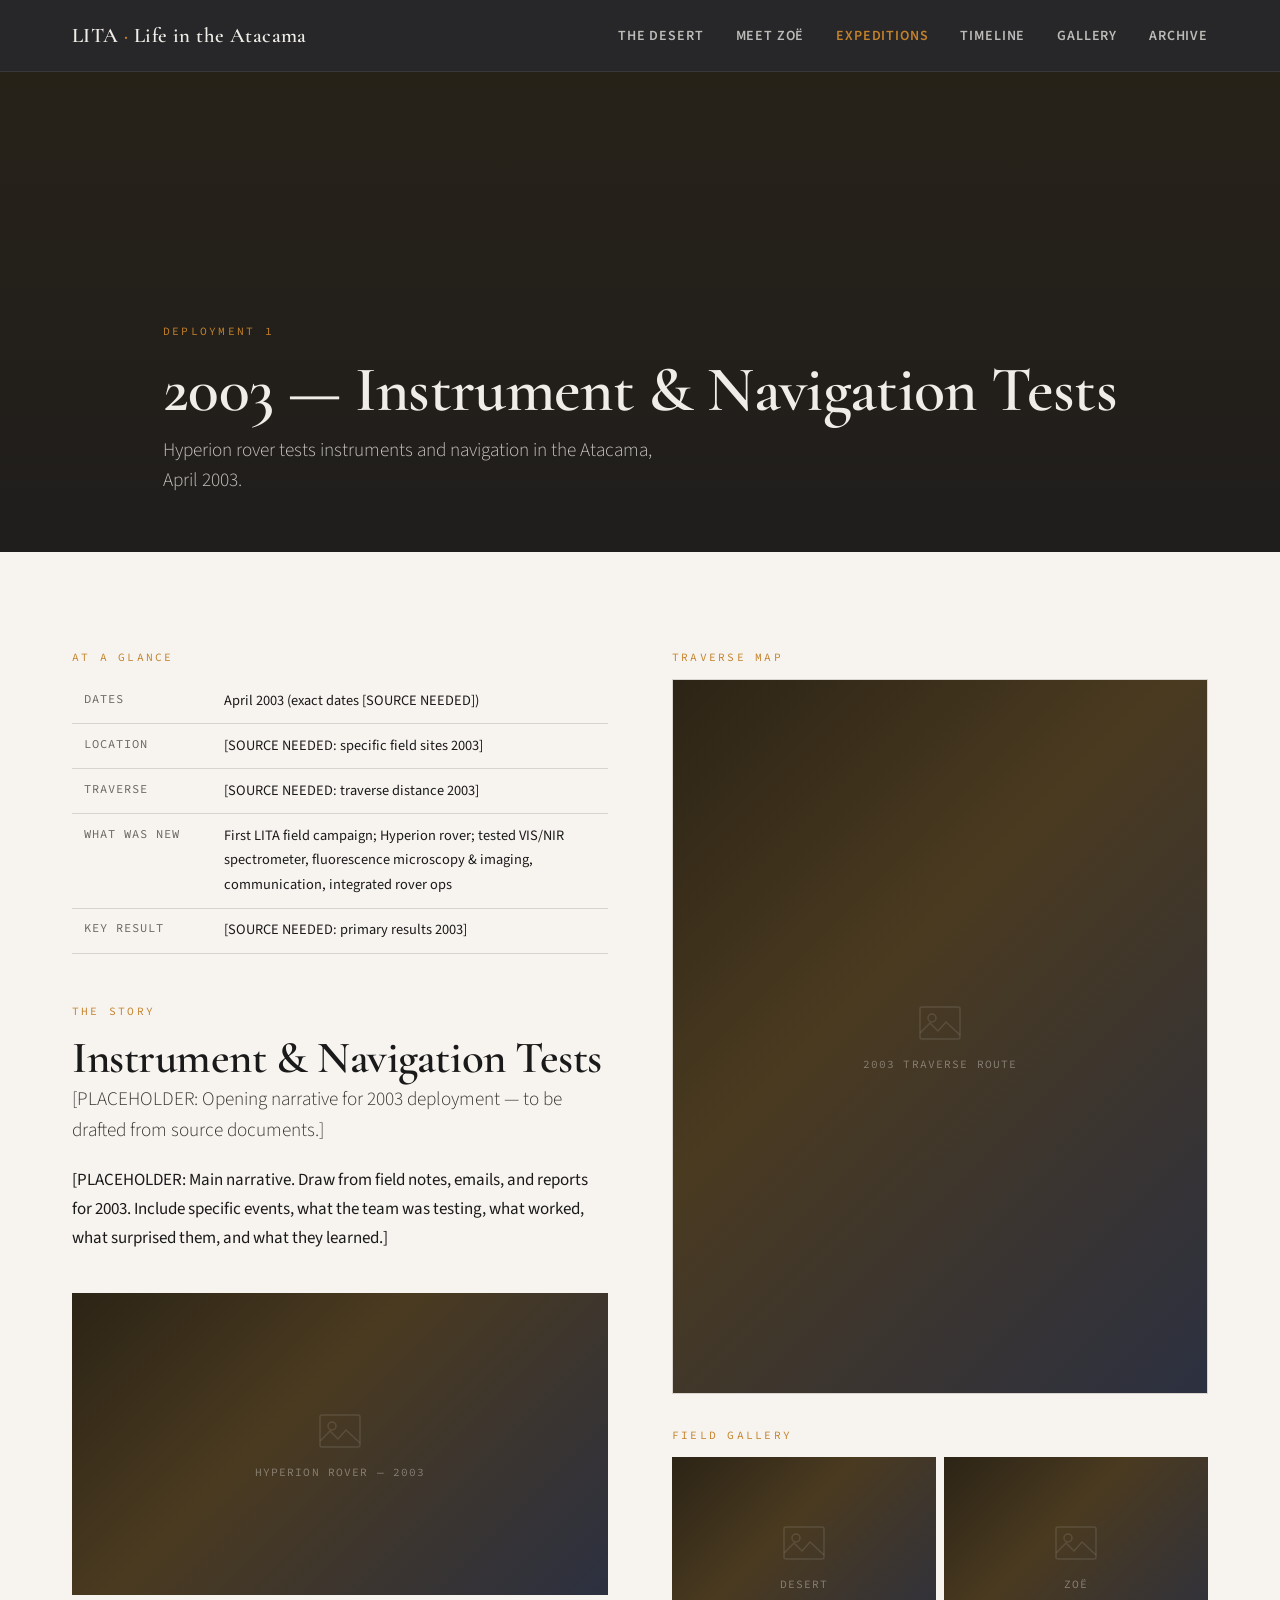
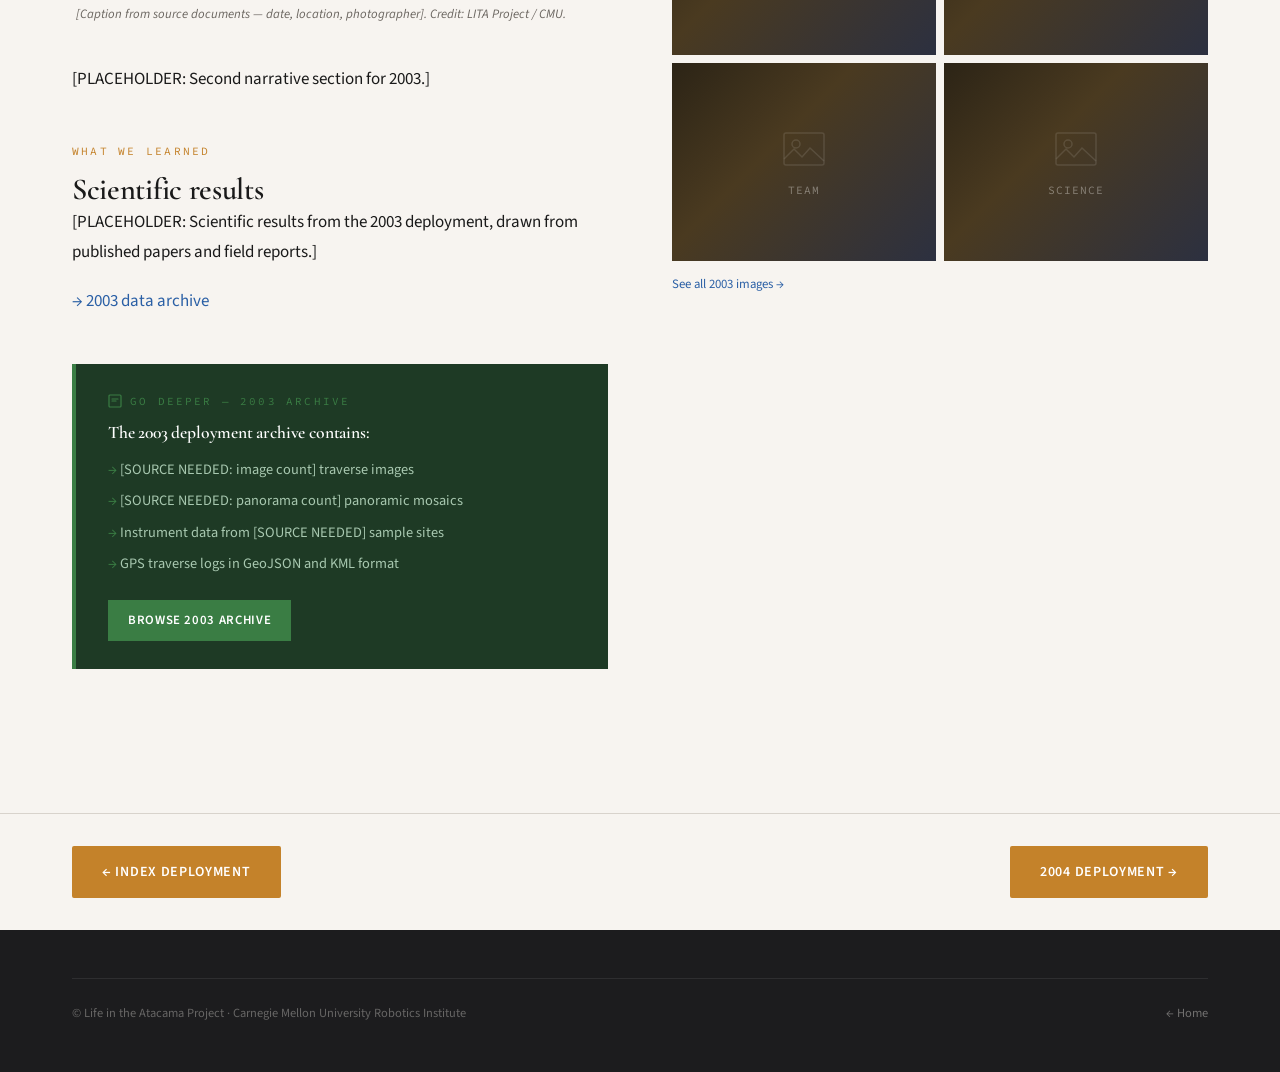
<file: pages/expeditions/2003.html>
<!DOCTYPE html>
<html lang="en">
<head>
  <meta charset="UTF-8">
  <meta name="viewport" content="width=device-width, initial-scale=1.0">
  <title>2003 Expedition — Life in the Atacama</title>
  <link rel="stylesheet" href="../../assets/css/style.css">
</head>
<body>
<nav class="site-nav">
  <div class="container">
    <a href="../../index.html" class="nav-logo">LITA <span>·</span> Life in the Atacama</a>
    <ul class="nav-links">
      <li><a href="../atacama/index.html">The Desert</a></li>
      <li><a href="../zoe/index.html">Meet Zoë</a></li>
      <li><a href="index.html" class="active">Expeditions</a></li>
      <li><a href="../timeline.html">Timeline</a></li>
      <li><a href="../gallery/index.html">Gallery</a></li>
      <li><a href="../archive/index.html">Archive</a></li>
    </ul>
  </div>
</nav>

<div class="page-hero">
  <div class="page-hero-bg" style="background-color:#2C2416;"></div>
  <div class="container page-hero-content">
    <span class="section-label">Deployment 1</span>
    <h1>2003 — Instrument &amp; Navigation Tests</h1>
    <p class="lead">Hyperion rover tests instruments and navigation in the Atacama, April 2003.</p>
  </div>
</div>

<section class="section">
  <div class="container">
    <div class="grid-2" style="gap:4rem;">
      <div>
        <div class="observe mb-3">
          <span class="section-label">At a Glance</span>
          <table class="glance-table">
            <tr><td>Dates</td><td>April 2003 (exact dates [SOURCE NEEDED])</td></tr>
            <tr><td>Location</td><td>[SOURCE NEEDED: specific field sites 2003]</td></tr>
            <tr><td>Traverse</td><td>[SOURCE NEEDED: traverse distance 2003]</td></tr>
            <tr><td>What was new</td><td>First LITA field campaign; Hyperion rover; tested VIS/NIR spectrometer, fluorescence microscopy &amp; imaging, communication, integrated rover ops</td></tr>
            <tr><td>Key result</td><td>[SOURCE NEEDED: primary results 2003]</td></tr>
          </table>
        </div>
        <div class="observe">
          <span class="section-label">The Story</span>
          <h2>Instrument &amp; Navigation Tests</h2>
          <p class="lead">[PLACEHOLDER: Opening narrative for 2003 deployment — to be drafted from source documents.]</p>
          <p>[PLACEHOLDER: Main narrative. Draw from field notes, emails, and reports for 2003. Include specific events, what the team was testing, what worked, what surprised them, and what they learned.]</p>
          <figure class="inline-img">
            <div class="img-placeholder" data-label="Hyperion rover — 2003" style="aspect-ratio:16/9;"></div>
            <figcaption>[Caption from source documents — date, location, photographer]. Credit: LITA Project / CMU.</figcaption>
          </figure>
          <p>[PLACEHOLDER: Second narrative section for 2003.]</p>
        </div>
        <div class="observe mt-3">
          <span class="section-label">What We Learned</span>
          <h3>Scientific results</h3>
          <p>[PLACEHOLDER: Scientific results from the 2003 deployment, drawn from published papers and field reports.]</p>
          <p><a href="../archive/index.html#2003">→ 2003 data archive</a></p>
        </div>
        <div class="go-deeper observe">
          <div class="go-deeper-label">
            <svg width="14" height="14" viewBox="0 0 14 14" fill="none"><rect x="1" y="1" width="12" height="12" rx="1" stroke="currentColor" stroke-width="1.2"/><path d="M4 5h6M4 7h4" stroke="currentColor" stroke-width="1.2" stroke-linecap="round"/></svg>
            Go Deeper — 2003 Archive
          </div>
          <h4>The 2003 deployment archive contains:</h4>
          <ul>
            <li>[SOURCE NEEDED: image count] traverse images</li>
            <li>[SOURCE NEEDED: panorama count] panoramic mosaics</li>
            <li>Instrument data from [SOURCE NEEDED] sample sites</li>
            <li>GPS traverse logs in GeoJSON and KML format</li>
          </ul>
          <a href="../archive/index.html#2003" class="btn-archive">Browse 2003 Archive</a>
        </div>
      </div>
      <div>
        <div class="observe" style="position:sticky; top: calc(var(--nav-height) + 2rem);">
          <div class="mb-2">
            <span class="section-label">Traverse Map</span>
            <div class="img-placeholder" data-label="2003 Traverse Route" style="aspect-ratio:3/4; border:1px solid var(--border);"></div>
          </div>
          <div class="observe">
            <span class="section-label">Field Gallery</span>
            <div class="gallery-grid" style="grid-template-columns: 1fr 1fr;">
              <div class="gallery-item"><div class="img-placeholder" data-label="Desert" style="width:100%;height:100%;"></div></div>
              <div class="gallery-item"><div class="img-placeholder" data-label="Zoë" style="width:100%;height:100%;"></div></div>
              <div class="gallery-item"><div class="img-placeholder" data-label="Team" style="width:100%;height:100%;"></div></div>
              <div class="gallery-item"><div class="img-placeholder" data-label="Science" style="width:100%;height:100%;"></div></div>
            </div>
            <p style="font-size:0.8rem;margin-top:0.75rem;">
              <a href="../gallery/index.html#2003">See all 2003 images →</a>
            </p>
          </div>
        </div>
      </div>
    </div>
  </div>
</section>

<div style="border-top: 1px solid var(--border); padding: 2rem 0;">
  <div class="container" style="display:flex; justify-content:space-between;">
    <a href="index.html" class="btn btn-primary">← index Deployment</a>
    <a href="2004.html" class="btn btn-primary">2004 Deployment →</a>
  </div>
</div>

<footer class="site-footer">
  <div class="container">
    <div class="footer-bottom">
      <span>© Life in the Atacama Project · Carnegie Mellon University Robotics Institute</span>
      <a href="../../index.html" style="color:rgba(240,237,232,0.4);">← Home</a>
    </div>
  </div>
</footer>
<script src="../../assets/js/shared.js"></script>
</body>
</html>
</file>
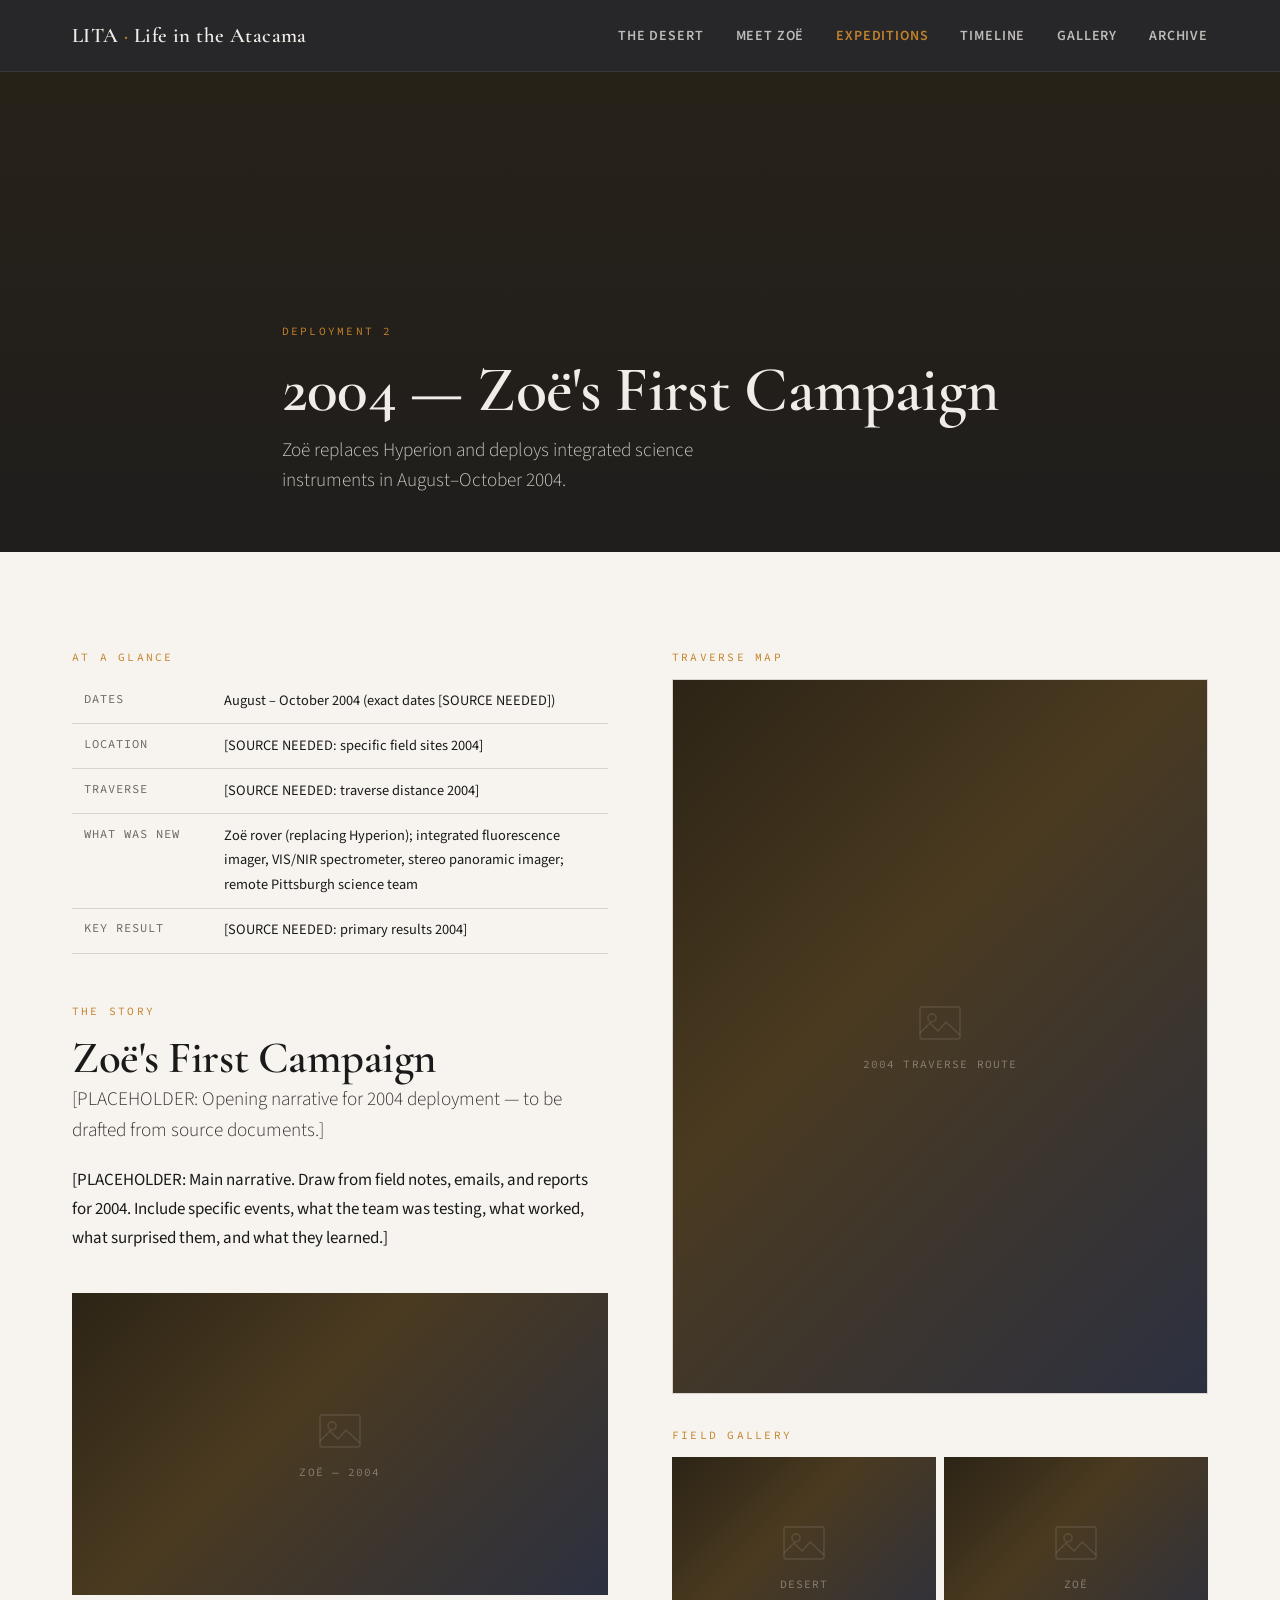
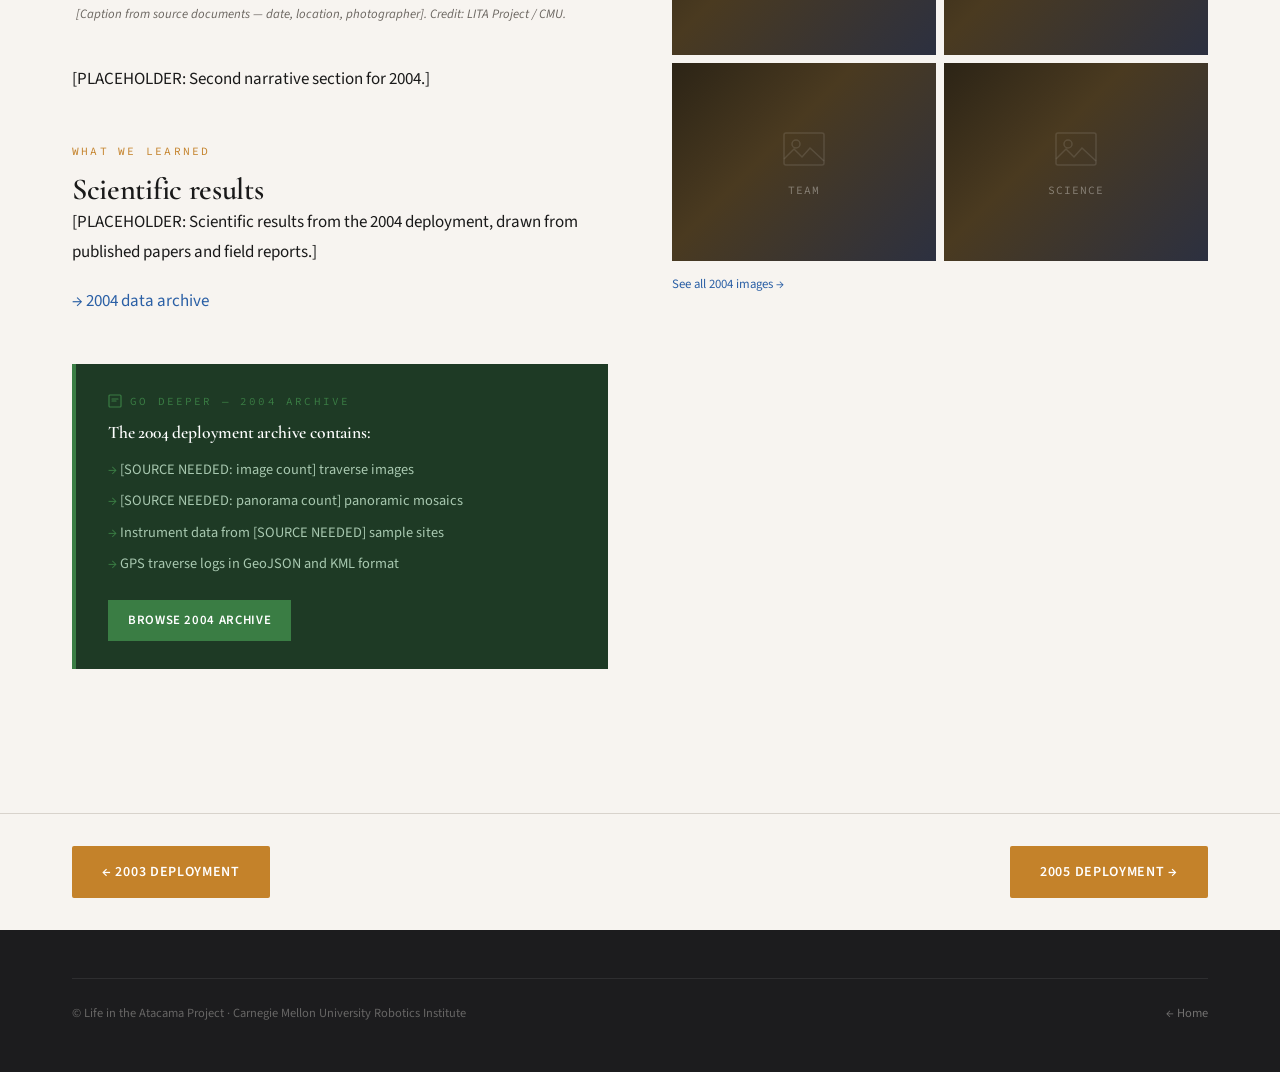
<file: pages/expeditions/2004.html>
<!DOCTYPE html>
<html lang="en">
<head>
  <meta charset="UTF-8">
  <meta name="viewport" content="width=device-width, initial-scale=1.0">
  <title>2004 Expedition — Life in the Atacama</title>
  <link rel="stylesheet" href="../../assets/css/style.css">
</head>
<body>
<nav class="site-nav">
  <div class="container">
    <a href="../../index.html" class="nav-logo">LITA <span>·</span> Life in the Atacama</a>
    <ul class="nav-links">
      <li><a href="../atacama/index.html">The Desert</a></li>
      <li><a href="../zoe/index.html">Meet Zoë</a></li>
      <li><a href="index.html" class="active">Expeditions</a></li>
      <li><a href="../timeline.html">Timeline</a></li>
      <li><a href="../gallery/index.html">Gallery</a></li>
      <li><a href="../archive/index.html">Archive</a></li>
    </ul>
  </div>
</nav>

<div class="page-hero">
  <div class="page-hero-bg" style="background-color:#2C2416;"></div>
  <div class="container page-hero-content">
    <span class="section-label">Deployment 2</span>
    <h1>2004 — Zoë's First Campaign</h1>
    <p class="lead">Zoë replaces Hyperion and deploys integrated science instruments in August–October 2004.</p>
  </div>
</div>

<section class="section">
  <div class="container">
    <div class="grid-2" style="gap:4rem;">
      <div>
        <div class="observe mb-3">
          <span class="section-label">At a Glance</span>
          <table class="glance-table">
            <tr><td>Dates</td><td>August – October 2004 (exact dates [SOURCE NEEDED])</td></tr>
            <tr><td>Location</td><td>[SOURCE NEEDED: specific field sites 2004]</td></tr>
            <tr><td>Traverse</td><td>[SOURCE NEEDED: traverse distance 2004]</td></tr>
            <tr><td>What was new</td><td>Zoë rover (replacing Hyperion); integrated fluorescence imager, VIS/NIR spectrometer, stereo panoramic imager; remote Pittsburgh science team</td></tr>
            <tr><td>Key result</td><td>[SOURCE NEEDED: primary results 2004]</td></tr>
          </table>
        </div>
        <div class="observe">
          <span class="section-label">The Story</span>
          <h2>Zoë's First Campaign</h2>
          <p class="lead">[PLACEHOLDER: Opening narrative for 2004 deployment — to be drafted from source documents.]</p>
          <p>[PLACEHOLDER: Main narrative. Draw from field notes, emails, and reports for 2004. Include specific events, what the team was testing, what worked, what surprised them, and what they learned.]</p>
          <figure class="inline-img">
            <div class="img-placeholder" data-label="Zoë — 2004" style="aspect-ratio:16/9;"></div>
            <figcaption>[Caption from source documents — date, location, photographer]. Credit: LITA Project / CMU.</figcaption>
          </figure>
          <p>[PLACEHOLDER: Second narrative section for 2004.]</p>
        </div>
        <div class="observe mt-3">
          <span class="section-label">What We Learned</span>
          <h3>Scientific results</h3>
          <p>[PLACEHOLDER: Scientific results from the 2004 deployment, drawn from published papers and field reports.]</p>
          <p><a href="../archive/index.html#2004">→ 2004 data archive</a></p>
        </div>
        <div class="go-deeper observe">
          <div class="go-deeper-label">
            <svg width="14" height="14" viewBox="0 0 14 14" fill="none"><rect x="1" y="1" width="12" height="12" rx="1" stroke="currentColor" stroke-width="1.2"/><path d="M4 5h6M4 7h4" stroke="currentColor" stroke-width="1.2" stroke-linecap="round"/></svg>
            Go Deeper — 2004 Archive
          </div>
          <h4>The 2004 deployment archive contains:</h4>
          <ul>
            <li>[SOURCE NEEDED: image count] traverse images</li>
            <li>[SOURCE NEEDED: panorama count] panoramic mosaics</li>
            <li>Instrument data from [SOURCE NEEDED] sample sites</li>
            <li>GPS traverse logs in GeoJSON and KML format</li>
          </ul>
          <a href="../archive/index.html#2004" class="btn-archive">Browse 2004 Archive</a>
        </div>
      </div>
      <div>
        <div class="observe" style="position:sticky; top: calc(var(--nav-height) + 2rem);">
          <div class="mb-2">
            <span class="section-label">Traverse Map</span>
            <div class="img-placeholder" data-label="2004 Traverse Route" style="aspect-ratio:3/4; border:1px solid var(--border);"></div>
          </div>
          <div class="observe">
            <span class="section-label">Field Gallery</span>
            <div class="gallery-grid" style="grid-template-columns: 1fr 1fr;">
              <div class="gallery-item"><div class="img-placeholder" data-label="Desert" style="width:100%;height:100%;"></div></div>
              <div class="gallery-item"><div class="img-placeholder" data-label="Zoë" style="width:100%;height:100%;"></div></div>
              <div class="gallery-item"><div class="img-placeholder" data-label="Team" style="width:100%;height:100%;"></div></div>
              <div class="gallery-item"><div class="img-placeholder" data-label="Science" style="width:100%;height:100%;"></div></div>
            </div>
            <p style="font-size:0.8rem;margin-top:0.75rem;">
              <a href="../gallery/index.html#2004">See all 2004 images →</a>
            </p>
          </div>
        </div>
      </div>
    </div>
  </div>
</section>

<div style="border-top: 1px solid var(--border); padding: 2rem 0;">
  <div class="container" style="display:flex; justify-content:space-between;">
    <a href="2003.html" class="btn btn-primary">← 2003 Deployment</a>
    <a href="2005.html" class="btn btn-primary">2005 Deployment →</a>
  </div>
</div>

<footer class="site-footer">
  <div class="container">
    <div class="footer-bottom">
      <span>© Life in the Atacama Project · Carnegie Mellon University Robotics Institute</span>
      <a href="../../index.html" style="color:rgba(240,237,232,0.4);">← Home</a>
    </div>
  </div>
</footer>
<script src="../../assets/js/shared.js"></script>
</body>
</html>
</file>
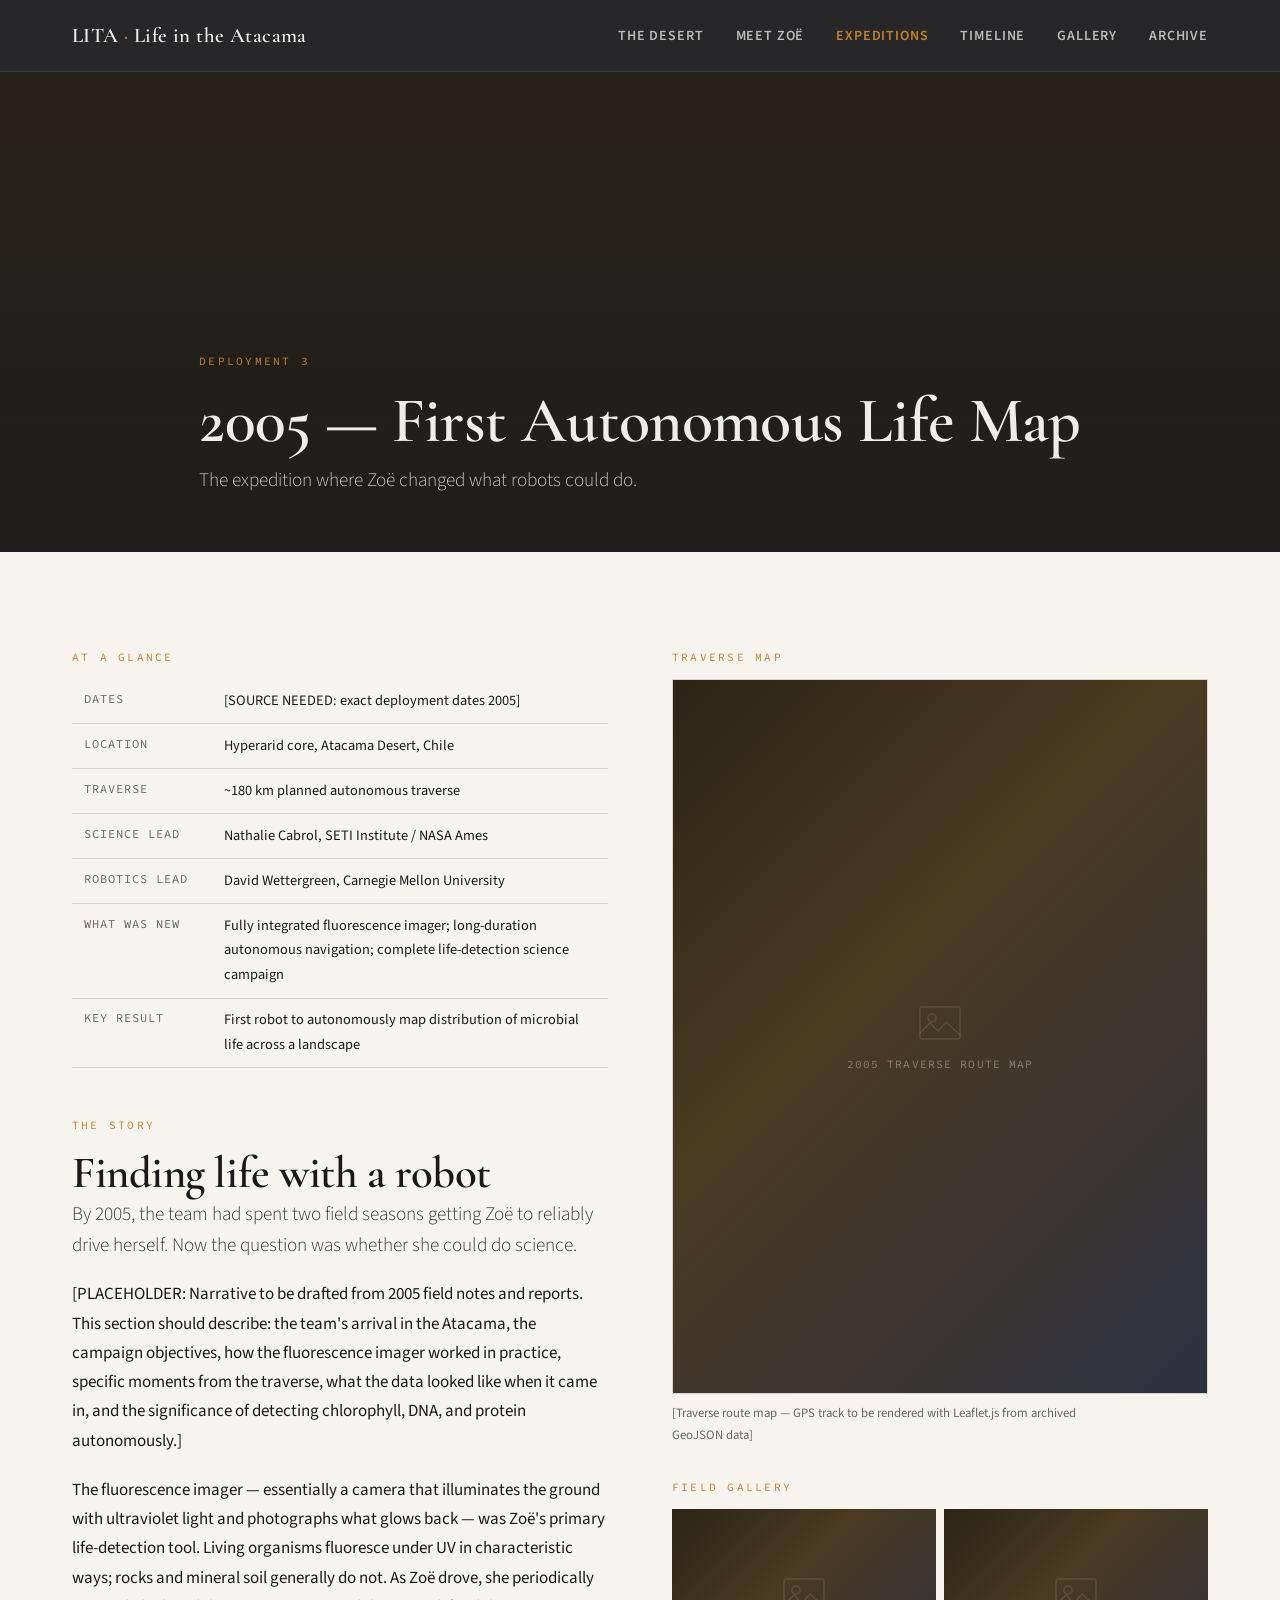
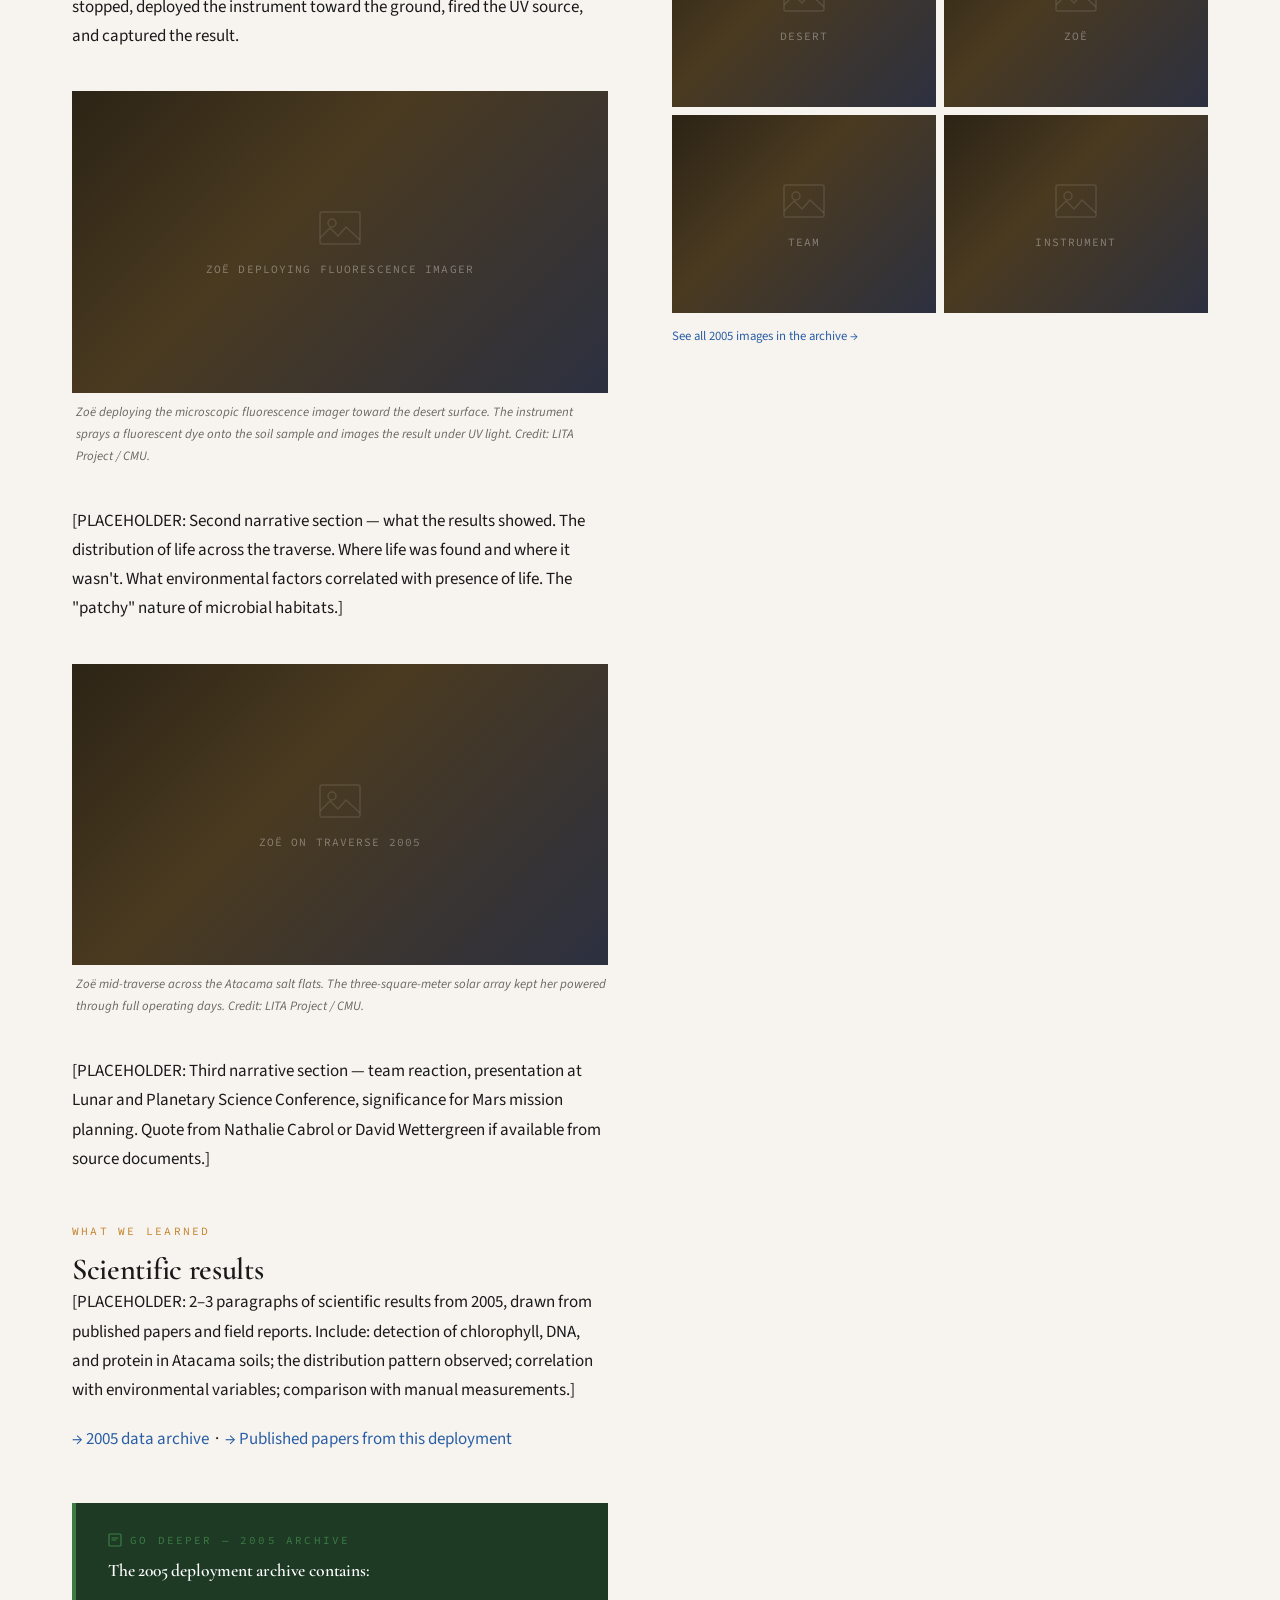
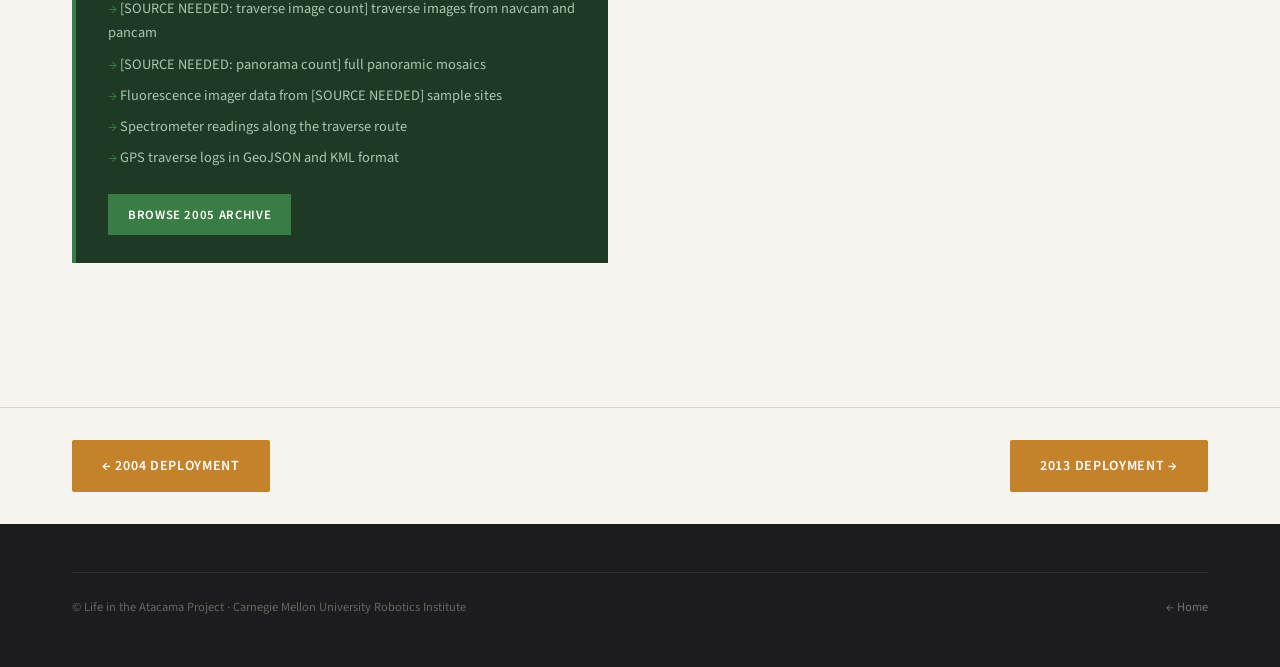
<file: pages/expeditions/2005.html>
<!DOCTYPE html>
<html lang="en">
<head>
  <meta charset="UTF-8">
  <meta name="viewport" content="width=device-width, initial-scale=1.0">
  <title>2005 Expedition — Life in the Atacama</title>
  <meta name="description" content="2005: Zoë becomes the first robot to autonomously map microbial life across a landscape in Chile's Atacama Desert.">
  <link rel="stylesheet" href="../../assets/css/style.css">
</head>
<body>

<nav class="site-nav">
  <div class="container">
    <a href="../../index.html" class="nav-logo">LITA <span>·</span> Life in the Atacama</a>
    <ul class="nav-links">
      <li><a href="../atacama/index.html">The Desert</a></li>
      <li><a href="../zoe/index.html">Meet Zoë</a></li>
      <li><a href="index.html" class="active">Expeditions</a></li>
      <li><a href="../timeline.html">Timeline</a></li>
      <li><a href="../gallery/index.html">Gallery</a></li>
      <li><a href="../archive/index.html">Archive</a></li>
    </ul>
  </div>
</nav>

<div class="page-hero">
  <div class="page-hero-bg" style="background-color:#2C2416;"></div>
  <div class="container page-hero-content">
    <span class="section-label">Deployment 3</span>
    <h1>2005 — First Autonomous Life Map</h1>
    <p class="lead">The expedition where Zoë changed what robots could do.</p>
  </div>
</div>

<section class="section">
  <div class="container">
    <div class="grid-2" style="gap:4rem;">

      <!-- Main content -->
      <div>

        <!-- At a Glance -->
        <div class="observe mb-3">
          <span class="section-label">At a Glance</span>
          <table class="glance-table">
            <tr><td>Dates</td><td>[SOURCE NEEDED: exact deployment dates 2005]</td></tr>
            <tr><td>Location</td><td>Hyperarid core, Atacama Desert, Chile</td></tr>
            <tr><td>Traverse</td><td>~180 km planned autonomous traverse</td></tr>
            <tr><td>Science Lead</td><td>Nathalie Cabrol, SETI Institute / NASA Ames</td></tr>
            <tr><td>Robotics Lead</td><td>David Wettergreen, Carnegie Mellon University</td></tr>
            <tr><td>What was new</td><td>Fully integrated fluorescence imager; long-duration autonomous navigation; complete life-detection science campaign</td></tr>
            <tr><td>Key result</td><td>First robot to autonomously map distribution of microbial life across a landscape</td></tr>
          </table>
        </div>

        <!-- Narrative -->
        <div class="observe">
          <span class="section-label">The Story</span>
          <h2>Finding life with a robot</h2>
          <p class="lead">
            By 2005, the team had spent two field seasons getting Zoë to reliably 
            drive herself. Now the question was whether she could do science.
          </p>
          <p>
            [PLACEHOLDER: Narrative to be drafted from 2005 field notes and reports. 
            This section should describe: the team's arrival in the Atacama, the 
            campaign objectives, how the fluorescence imager worked in practice, 
            specific moments from the traverse, what the data looked like when 
            it came in, and the significance of detecting chlorophyll, DNA, and 
            protein autonomously.]
          </p>
          <p>
            The fluorescence imager — essentially a camera that illuminates the 
            ground with ultraviolet light and photographs what glows back — was 
            Zoë's primary life-detection tool. Living organisms fluoresce under UV 
            in characteristic ways; rocks and mineral soil generally do not. As Zoë 
            drove, she periodically stopped, deployed the instrument toward the 
            ground, fired the UV source, and captured the result.
          </p>

          <figure class="inline-img">
            <div class="img-placeholder" data-label="Zoë deploying fluorescence imager" style="aspect-ratio:16/9;"></div>
            <figcaption>Zoë deploying the microscopic fluorescence imager toward the desert 
            surface. The instrument sprays a fluorescent dye onto the soil sample and 
            images the result under UV light. Credit: LITA Project / CMU.</figcaption>
          </figure>

          <p>
            [PLACEHOLDER: Second narrative section — what the results showed. 
            The distribution of life across the traverse. Where life was found 
            and where it wasn't. What environmental factors correlated with 
            presence of life. The "patchy" nature of microbial habitats.]
          </p>

          <figure class="inline-img">
            <div class="img-placeholder" data-label="Zoë on traverse 2005" style="aspect-ratio:16/9;"></div>
            <figcaption>Zoë mid-traverse across the Atacama salt flats. The three-square-meter 
            solar array kept her powered through full operating days. Credit: LITA Project / CMU.</figcaption>
          </figure>

          <p>
            [PLACEHOLDER: Third narrative section — team reaction, presentation 
            at Lunar and Planetary Science Conference, significance for Mars 
            mission planning. Quote from Nathalie Cabrol or David Wettergreen 
            if available from source documents.]
          </p>
        </div>

        <!-- What we learned -->
        <div class="observe mt-3">
          <span class="section-label">What We Learned</span>
          <h3>Scientific results</h3>
          <p>
            [PLACEHOLDER: 2–3 paragraphs of scientific results from 2005, 
            drawn from published papers and field reports. Include: 
            detection of chlorophyll, DNA, and protein in Atacama soils; 
            the distribution pattern observed; correlation with environmental 
            variables; comparison with manual measurements.]
          </p>
          <p>
            <a href="../archive/index.html#2005">→ 2005 data archive</a> &nbsp;·&nbsp; 
            <a href="#">→ Published papers from this deployment</a>
          </p>
        </div>

        <!-- Go Deeper -->
        <div class="go-deeper observe">
          <div class="go-deeper-label">
            <svg width="14" height="14" viewBox="0 0 14 14" fill="none"><rect x="1" y="1" width="12" height="12" rx="1" stroke="currentColor" stroke-width="1.2"/><path d="M4 5h6M4 7h4" stroke="currentColor" stroke-width="1.2" stroke-linecap="round"/></svg>
            Go Deeper — 2005 Archive
          </div>
          <h4>The 2005 deployment archive contains:</h4>
          <ul>
            <li>[SOURCE NEEDED: traverse image count] traverse images from navcam and pancam</li>
            <li>[SOURCE NEEDED: panorama count] full panoramic mosaics</li>
            <li>Fluorescence imager data from [SOURCE NEEDED] sample sites</li>
            <li>Spectrometer readings along the traverse route</li>
            <li>GPS traverse logs in GeoJSON and KML format</li>
          </ul>
          <a href="../archive/index.html#2005" class="btn-archive">Browse 2005 Archive</a>
        </div>

      </div>

      <!-- Sidebar -->
      <div>
        <div class="observe" style="position:sticky; top: calc(var(--nav-height) + 2rem);">

          <!-- Traverse map placeholder -->
          <div class="mb-2">
            <span class="section-label">Traverse Map</span>
            <div class="img-placeholder" data-label="2005 Traverse Route Map" style="aspect-ratio:3/4; border:1px solid var(--border);"></div>
            <p style="font-size:0.8rem;color:var(--text-muted);margin-top:0.5rem;">
              [Traverse route map — GPS track to be rendered with Leaflet.js 
              from archived GeoJSON data]
            </p>
          </div>

          <!-- Field gallery preview -->
          <div class="observe">
            <span class="section-label">Field Gallery</span>
            <div class="gallery-grid" style="grid-template-columns: 1fr 1fr;">
              <div class="gallery-item"><div class="img-placeholder" data-label="Desert" style="width:100%;height:100%;"></div></div>
              <div class="gallery-item"><div class="img-placeholder" data-label="Zoë" style="width:100%;height:100%;"></div></div>
              <div class="gallery-item"><div class="img-placeholder" data-label="Team" style="width:100%;height:100%;"></div></div>
              <div class="gallery-item"><div class="img-placeholder" data-label="Instrument" style="width:100%;height:100%;"></div></div>
            </div>
            <p style="font-size:0.8rem;margin-top:0.75rem;">
              <a href="../gallery/index.html#2005">See all 2005 images in the archive →</a>
            </p>
          </div>

        </div>
      </div>

    </div>
  </div>
</section>

<!-- Prev/Next -->
<div style="border-top: 1px solid var(--border); padding: 2rem 0;">
  <div class="container" style="display:flex; justify-content:space-between;">
    <a href="2004.html" class="btn btn-primary">← 2004 Deployment</a>
    <a href="2013.html" class="btn btn-primary">2013 Deployment →</a>
  </div>
</div>

<footer class="site-footer">
  <div class="container">
    <div class="footer-bottom">
      <span>© Life in the Atacama Project · Carnegie Mellon University Robotics Institute</span>
      <a href="../../index.html" style="color:rgba(240,237,232,0.4);">← Home</a>
    </div>
  </div>
</footer>

<script src="../../assets/js/shared.js"></script>
</body>
</html>
</file>
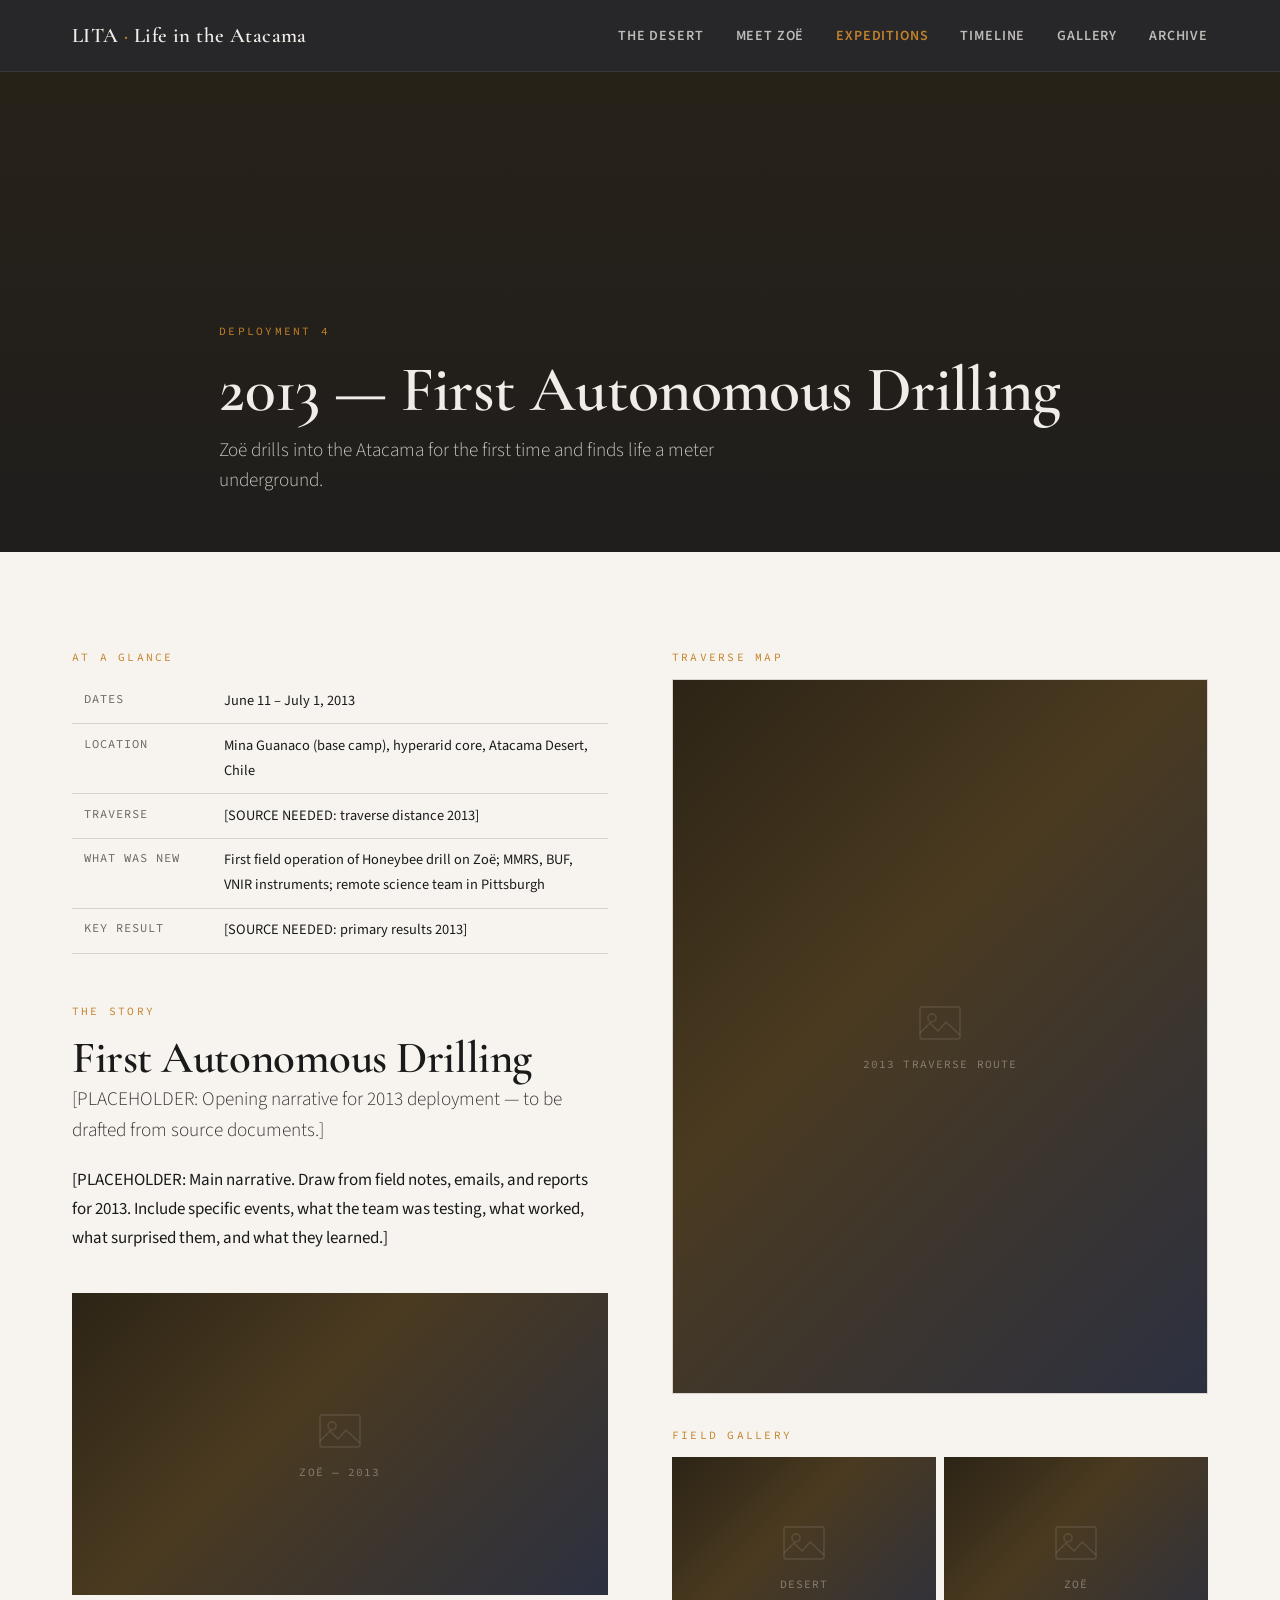
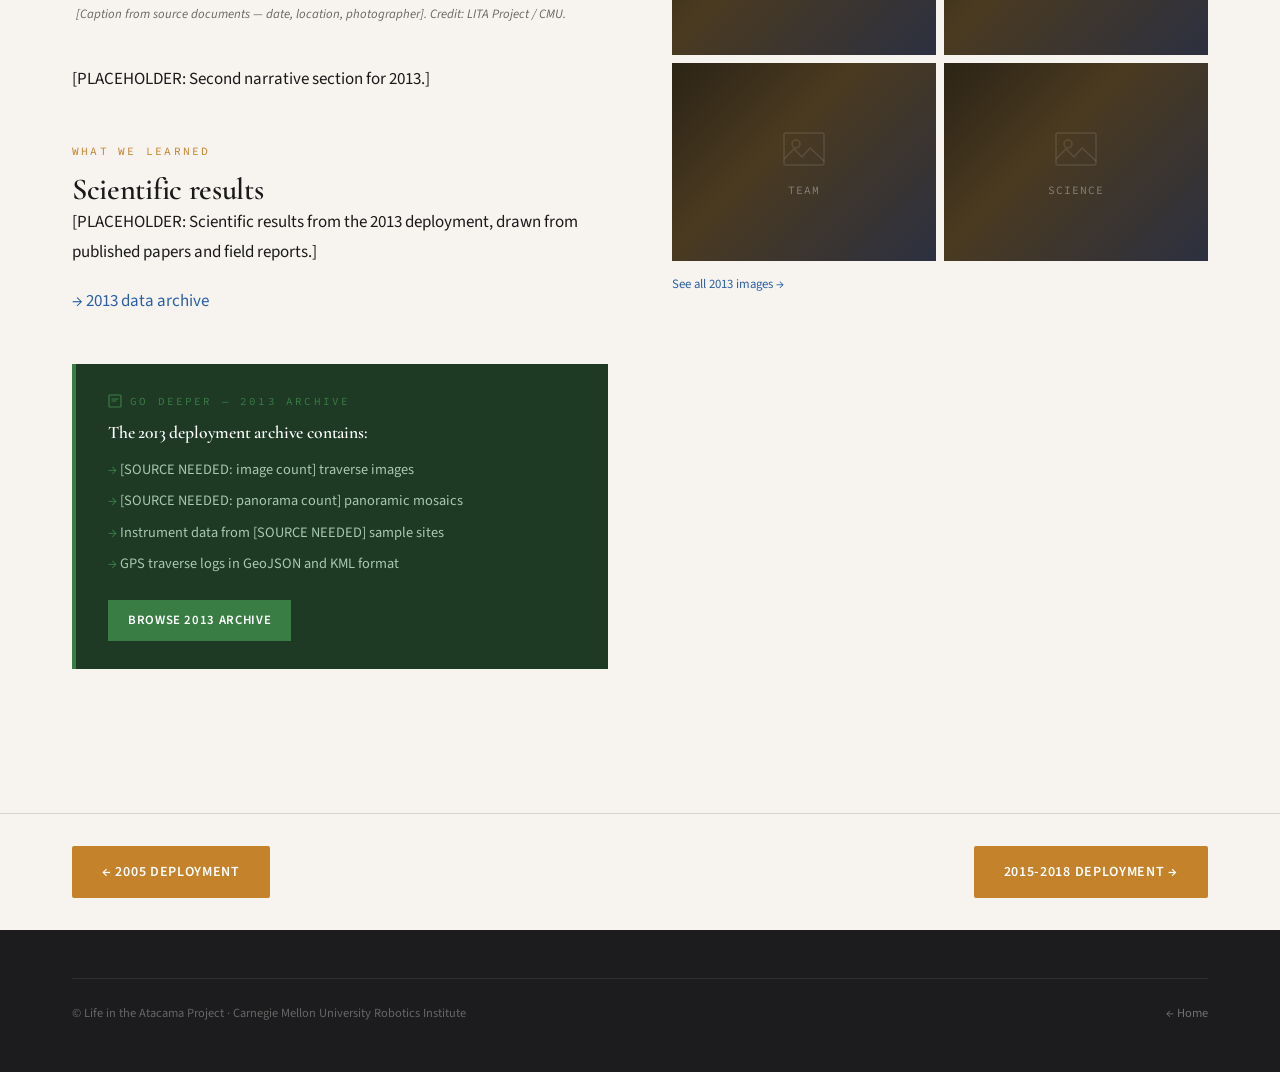
<file: pages/expeditions/2013.html>
<!DOCTYPE html>
<html lang="en">
<head>
  <meta charset="UTF-8">
  <meta name="viewport" content="width=device-width, initial-scale=1.0">
  <title>2013 Expedition — Life in the Atacama</title>
  <link rel="stylesheet" href="../../assets/css/style.css">
</head>
<body>
<nav class="site-nav">
  <div class="container">
    <a href="../../index.html" class="nav-logo">LITA <span>·</span> Life in the Atacama</a>
    <ul class="nav-links">
      <li><a href="../atacama/index.html">The Desert</a></li>
      <li><a href="../zoe/index.html">Meet Zoë</a></li>
      <li><a href="index.html" class="active">Expeditions</a></li>
      <li><a href="../timeline.html">Timeline</a></li>
      <li><a href="../gallery/index.html">Gallery</a></li>
      <li><a href="../archive/index.html">Archive</a></li>
    </ul>
  </div>
</nav>

<div class="page-hero">
  <div class="page-hero-bg" style="background-color:#2C2416;"></div>
  <div class="container page-hero-content">
    <span class="section-label">Deployment 4</span>
    <h1>2013 — First Autonomous Drilling</h1>
    <p class="lead">Zoë drills into the Atacama for the first time and finds life a meter underground.</p>
  </div>
</div>

<section class="section">
  <div class="container">
    <div class="grid-2" style="gap:4rem;">
      <div>
        <div class="observe mb-3">
          <span class="section-label">At a Glance</span>
          <table class="glance-table">
            <tr><td>Dates</td><td>June 11 – July 1, 2013</td></tr>
            <tr><td>Location</td><td>Mina Guanaco (base camp), hyperarid core, Atacama Desert, Chile</td></tr>
            <tr><td>Traverse</td><td>[SOURCE NEEDED: traverse distance 2013]</td></tr>
            <tr><td>What was new</td><td>First field operation of Honeybee drill on Zoë; MMRS, BUF, VNIR instruments; remote science team in Pittsburgh</td></tr>
            <tr><td>Key result</td><td>[SOURCE NEEDED: primary results 2013]</td></tr>
          </table>
        </div>
        <div class="observe">
          <span class="section-label">The Story</span>
          <h2>First Autonomous Drilling</h2>
          <p class="lead">[PLACEHOLDER: Opening narrative for 2013 deployment — to be drafted from source documents.]</p>
          <p>[PLACEHOLDER: Main narrative. Draw from field notes, emails, and reports for 2013. Include specific events, what the team was testing, what worked, what surprised them, and what they learned.]</p>
          <figure class="inline-img">
            <div class="img-placeholder" data-label="Zoë — 2013" style="aspect-ratio:16/9;"></div>
            <figcaption>[Caption from source documents — date, location, photographer]. Credit: LITA Project / CMU.</figcaption>
          </figure>
          <p>[PLACEHOLDER: Second narrative section for 2013.]</p>
        </div>
        <div class="observe mt-3">
          <span class="section-label">What We Learned</span>
          <h3>Scientific results</h3>
          <p>[PLACEHOLDER: Scientific results from the 2013 deployment, drawn from published papers and field reports.]</p>
          <p><a href="../archive/index.html#2013">→ 2013 data archive</a></p>
        </div>
        <div class="go-deeper observe">
          <div class="go-deeper-label">
            <svg width="14" height="14" viewBox="0 0 14 14" fill="none"><rect x="1" y="1" width="12" height="12" rx="1" stroke="currentColor" stroke-width="1.2"/><path d="M4 5h6M4 7h4" stroke="currentColor" stroke-width="1.2" stroke-linecap="round"/></svg>
            Go Deeper — 2013 Archive
          </div>
          <h4>The 2013 deployment archive contains:</h4>
          <ul>
            <li>[SOURCE NEEDED: image count] traverse images</li>
            <li>[SOURCE NEEDED: panorama count] panoramic mosaics</li>
            <li>Instrument data from [SOURCE NEEDED] sample sites</li>
            <li>GPS traverse logs in GeoJSON and KML format</li>
          </ul>
          <a href="../archive/index.html#2013" class="btn-archive">Browse 2013 Archive</a>
        </div>
      </div>
      <div>
        <div class="observe" style="position:sticky; top: calc(var(--nav-height) + 2rem);">
          <div class="mb-2">
            <span class="section-label">Traverse Map</span>
            <div class="img-placeholder" data-label="2013 Traverse Route" style="aspect-ratio:3/4; border:1px solid var(--border);"></div>
          </div>
          <div class="observe">
            <span class="section-label">Field Gallery</span>
            <div class="gallery-grid" style="grid-template-columns: 1fr 1fr;">
              <div class="gallery-item"><div class="img-placeholder" data-label="Desert" style="width:100%;height:100%;"></div></div>
              <div class="gallery-item"><div class="img-placeholder" data-label="Zoë" style="width:100%;height:100%;"></div></div>
              <div class="gallery-item"><div class="img-placeholder" data-label="Team" style="width:100%;height:100%;"></div></div>
              <div class="gallery-item"><div class="img-placeholder" data-label="Science" style="width:100%;height:100%;"></div></div>
            </div>
            <p style="font-size:0.8rem;margin-top:0.75rem;">
              <a href="../gallery/index.html#2013">See all 2013 images →</a>
            </p>
          </div>
        </div>
      </div>
    </div>
  </div>
</section>

<div style="border-top: 1px solid var(--border); padding: 2rem 0;">
  <div class="container" style="display:flex; justify-content:space-between;">
    <a href="2005.html" class="btn btn-primary">← 2005 Deployment</a>
    <a href="2015.html" class="btn btn-primary">2015-2018 Deployment →</a>
  </div>
</div>

<footer class="site-footer">
  <div class="container">
    <div class="footer-bottom">
      <span>© Life in the Atacama Project · Carnegie Mellon University Robotics Institute</span>
      <a href="../../index.html" style="color:rgba(240,237,232,0.4);">← Home</a>
    </div>
  </div>
</footer>
<script src="../../assets/js/shared.js"></script>
</body>
</html>
</file>
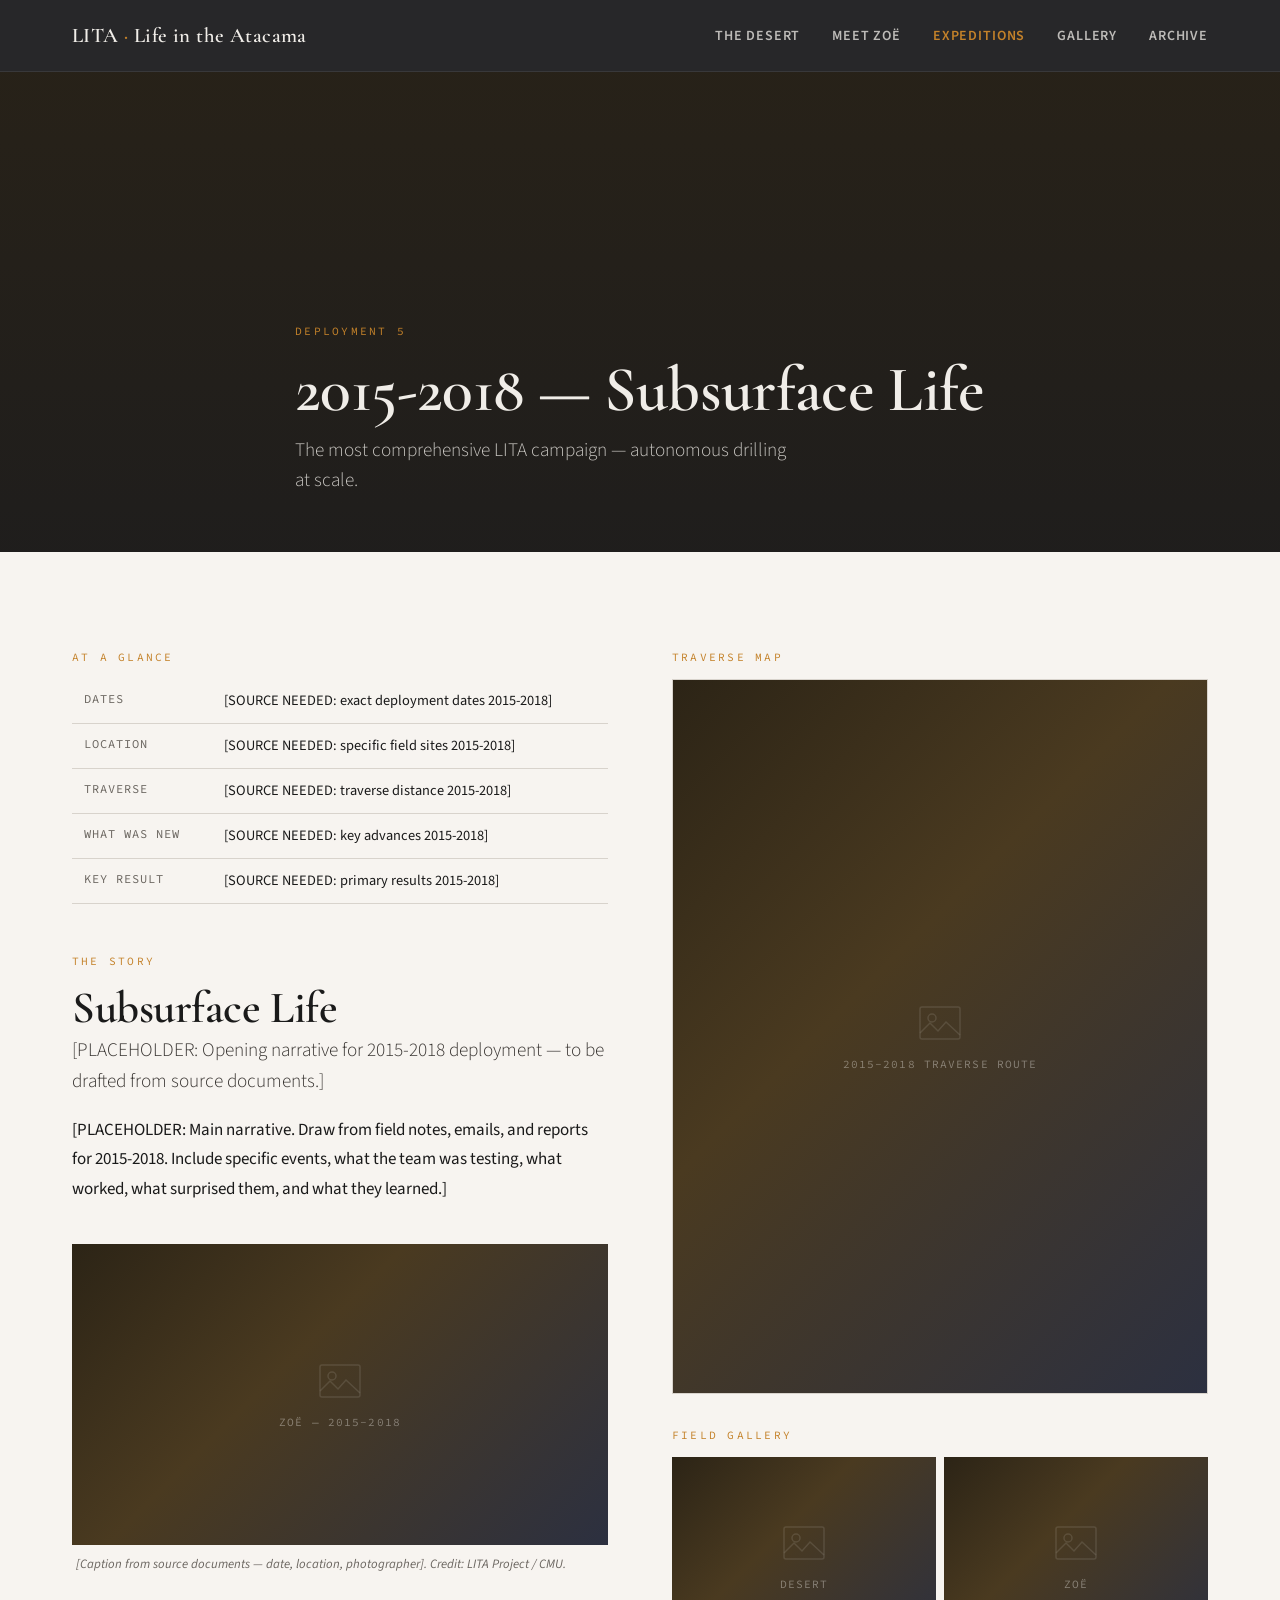
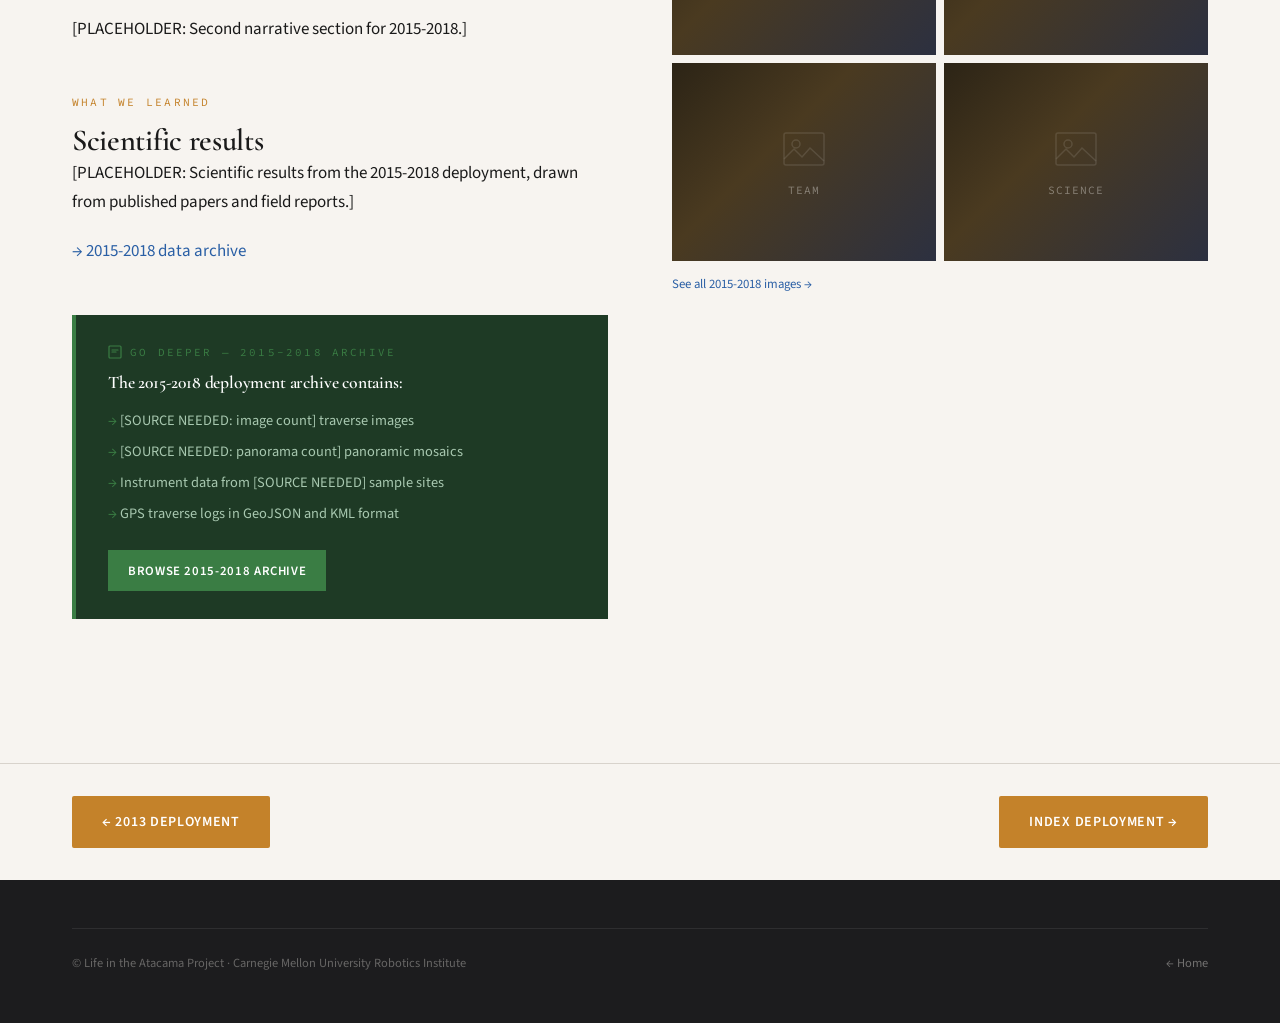
<file: pages/expeditions/2015-2018.html>
<!DOCTYPE html>
<html lang="en">
<head>
  <meta charset="UTF-8">
  <meta name="viewport" content="width=device-width, initial-scale=1.0">
  <title>2015-2018 Expedition — Life in the Atacama</title>
  <link rel="stylesheet" href="../../assets/css/style.css">
</head>
<body>
<nav class="site-nav">
  <div class="container">
    <a href="../../index.html" class="nav-logo">LITA <span>·</span> Life in the Atacama</a>
    <ul class="nav-links">
      <li><a href="../atacama/index.html">The Desert</a></li>
      <li><a href="../zoe/index.html">Meet Zoë</a></li>
      <li><a href="index.html" class="active">Expeditions</a></li>
      <li><a href="../gallery/index.html">Gallery</a></li>
      <li><a href="../archive/index.html">Archive</a></li>
    </ul>
  </div>
</nav>

<div class="page-hero">
  <div class="page-hero-bg" style="background-color:#2C2416;"></div>
  <div class="container page-hero-content">
    <span class="section-label">Deployment 5</span>
    <h1>2015-2018 — Subsurface Life</h1>
    <p class="lead">The most comprehensive LITA campaign — autonomous drilling at scale.</p>
  </div>
</div>

<section class="section">
  <div class="container">
    <div class="grid-2" style="gap:4rem;">
      <div>
        <div class="observe mb-3">
          <span class="section-label">At a Glance</span>
          <table class="glance-table">
            <tr><td>Dates</td><td>[SOURCE NEEDED: exact deployment dates 2015-2018]</td></tr>
            <tr><td>Location</td><td>[SOURCE NEEDED: specific field sites 2015-2018]</td></tr>
            <tr><td>Traverse</td><td>[SOURCE NEEDED: traverse distance 2015-2018]</td></tr>
            <tr><td>What was new</td><td>[SOURCE NEEDED: key advances 2015-2018]</td></tr>
            <tr><td>Key result</td><td>[SOURCE NEEDED: primary results 2015-2018]</td></tr>
          </table>
        </div>
        <div class="observe">
          <span class="section-label">The Story</span>
          <h2>Subsurface Life</h2>
          <p class="lead">[PLACEHOLDER: Opening narrative for 2015-2018 deployment — to be drafted from source documents.]</p>
          <p>[PLACEHOLDER: Main narrative. Draw from field notes, emails, and reports for 2015-2018. Include specific events, what the team was testing, what worked, what surprised them, and what they learned.]</p>
          <figure class="inline-img">
            <div class="img-placeholder" data-label="Zoë — 2015-2018" style="aspect-ratio:16/9;"></div>
            <figcaption>[Caption from source documents — date, location, photographer]. Credit: LITA Project / CMU.</figcaption>
          </figure>
          <p>[PLACEHOLDER: Second narrative section for 2015-2018.]</p>
        </div>
        <div class="observe mt-3">
          <span class="section-label">What We Learned</span>
          <h3>Scientific results</h3>
          <p>[PLACEHOLDER: Scientific results from the 2015-2018 deployment, drawn from published papers and field reports.]</p>
          <p><a href="../archive/index.html#2015-2018">→ 2015-2018 data archive</a></p>
        </div>
        <div class="go-deeper observe">
          <div class="go-deeper-label">
            <svg width="14" height="14" viewBox="0 0 14 14" fill="none"><rect x="1" y="1" width="12" height="12" rx="1" stroke="currentColor" stroke-width="1.2"/><path d="M4 5h6M4 7h4" stroke="currentColor" stroke-width="1.2" stroke-linecap="round"/></svg>
            Go Deeper — 2015-2018 Archive
          </div>
          <h4>The 2015-2018 deployment archive contains:</h4>
          <ul>
            <li>[SOURCE NEEDED: image count] traverse images</li>
            <li>[SOURCE NEEDED: panorama count] panoramic mosaics</li>
            <li>Instrument data from [SOURCE NEEDED] sample sites</li>
            <li>GPS traverse logs in GeoJSON and KML format</li>
          </ul>
          <a href="../archive/index.html#2015-2018" class="btn-archive">Browse 2015-2018 Archive</a>
        </div>
      </div>
      <div>
        <div class="observe" style="position:sticky; top: calc(var(--nav-height) + 2rem);">
          <div class="mb-2">
            <span class="section-label">Traverse Map</span>
            <div class="img-placeholder" data-label="2015-2018 Traverse Route" style="aspect-ratio:3/4; border:1px solid var(--border);"></div>
          </div>
          <div class="observe">
            <span class="section-label">Field Gallery</span>
            <div class="gallery-grid" style="grid-template-columns: 1fr 1fr;">
              <div class="gallery-item"><div class="img-placeholder" data-label="Desert" style="width:100%;height:100%;"></div></div>
              <div class="gallery-item"><div class="img-placeholder" data-label="Zoë" style="width:100%;height:100%;"></div></div>
              <div class="gallery-item"><div class="img-placeholder" data-label="Team" style="width:100%;height:100%;"></div></div>
              <div class="gallery-item"><div class="img-placeholder" data-label="Science" style="width:100%;height:100%;"></div></div>
            </div>
            <p style="font-size:0.8rem;margin-top:0.75rem;">
              <a href="../gallery/index.html#2015-2018">See all 2015-2018 images →</a>
            </p>
          </div>
        </div>
      </div>
    </div>
  </div>
</section>

<div style="border-top: 1px solid var(--border); padding: 2rem 0;">
  <div class="container" style="display:flex; justify-content:space-between;">
    <a href="2013.html" class="btn btn-primary">← 2013 Deployment</a>
    <a href="index.html" class="btn btn-primary">index Deployment →</a>
  </div>
</div>

<footer class="site-footer">
  <div class="container">
    <div class="footer-bottom">
      <span>© Life in the Atacama Project · Carnegie Mellon University Robotics Institute</span>
      <a href="../../index.html" style="color:rgba(240,237,232,0.4);">← Home</a>
    </div>
  </div>
</footer>
<script src="../../assets/js/shared.js"></script>
</body>
</html>
</file>
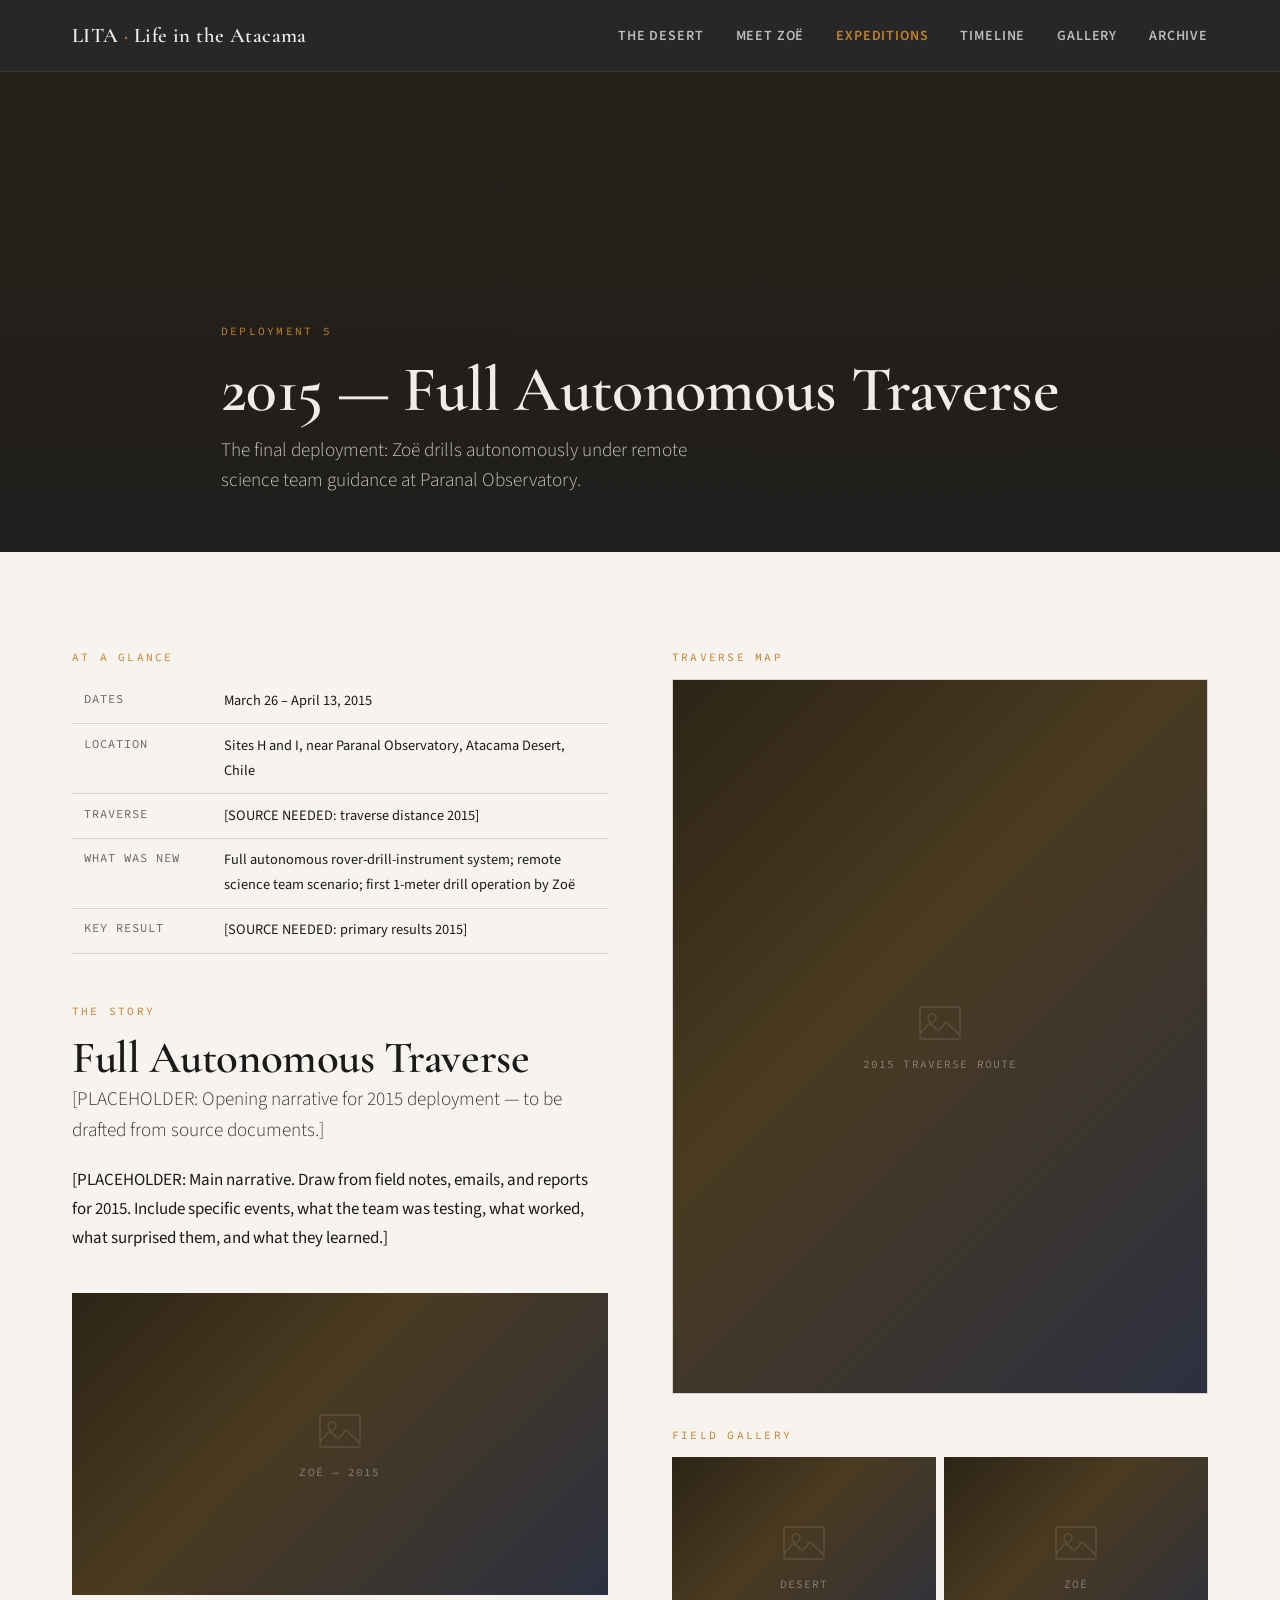
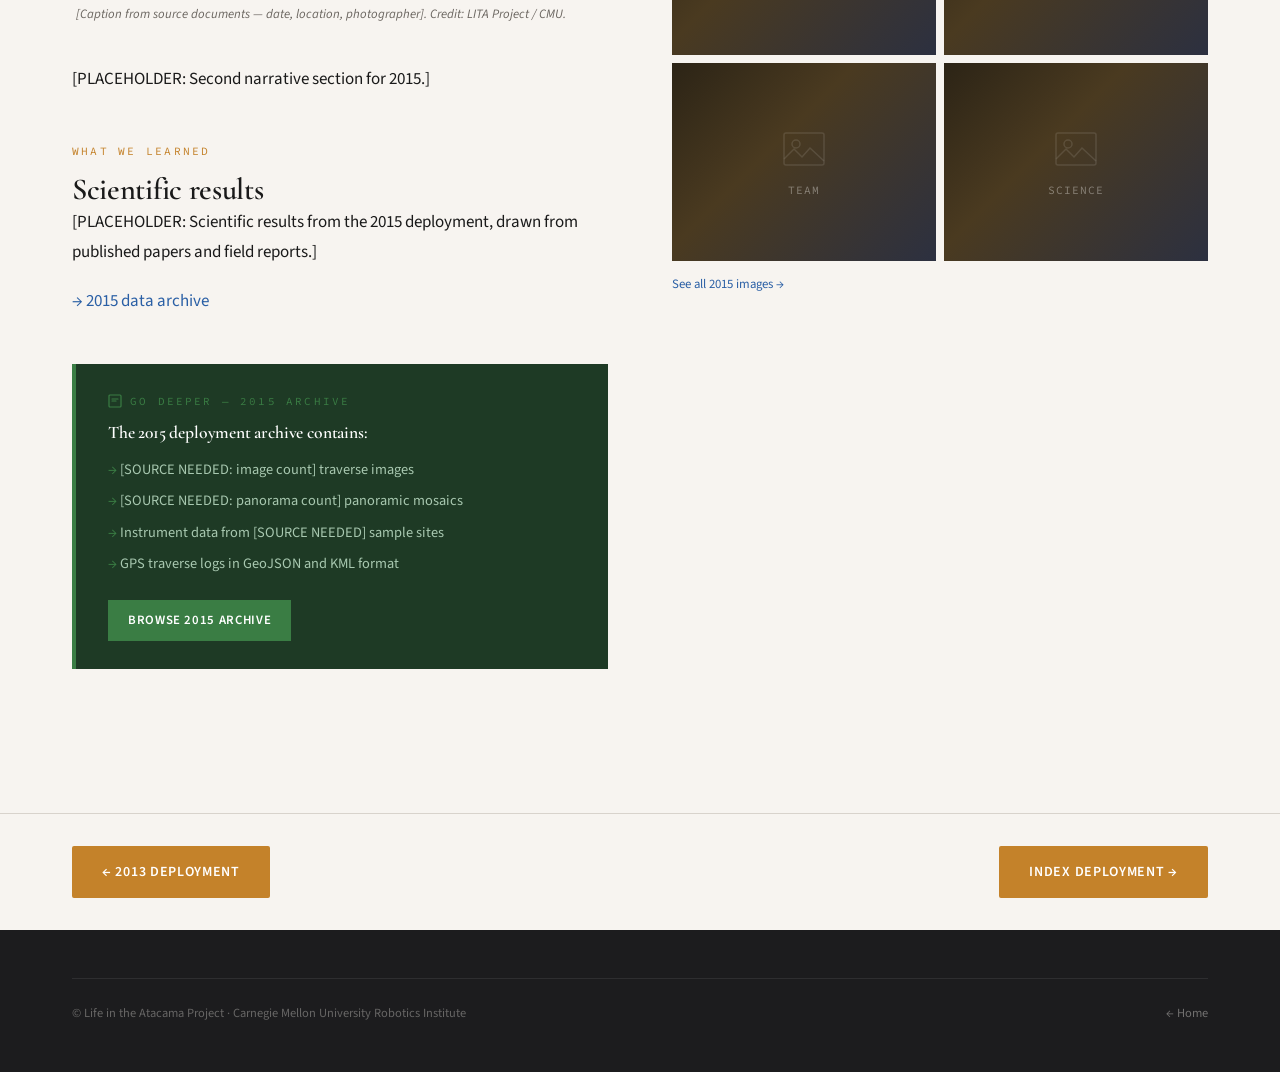
<file: pages/expeditions/2015.html>
<!DOCTYPE html>
<html lang="en">
<head>
  <meta charset="UTF-8">
  <meta name="viewport" content="width=device-width, initial-scale=1.0">
  <title>2015 Expedition — Life in the Atacama</title>
  <link rel="stylesheet" href="../../assets/css/style.css">
</head>
<body>
<nav class="site-nav">
  <div class="container">
    <a href="../../index.html" class="nav-logo">LITA <span>·</span> Life in the Atacama</a>
    <ul class="nav-links">
      <li><a href="../atacama/index.html">The Desert</a></li>
      <li><a href="../zoe/index.html">Meet Zoë</a></li>
      <li><a href="index.html" class="active">Expeditions</a></li>
      <li><a href="../timeline.html">Timeline</a></li>
      <li><a href="../gallery/index.html">Gallery</a></li>
      <li><a href="../archive/index.html">Archive</a></li>
    </ul>
  </div>
</nav>

<div class="page-hero">
  <div class="page-hero-bg" style="background-color:#2C2416;"></div>
  <div class="container page-hero-content">
    <span class="section-label">Deployment 5</span>
    <h1>2015 — Full Autonomous Traverse</h1>
    <p class="lead">The final deployment: Zoë drills autonomously under remote science team guidance at Paranal Observatory.</p>
  </div>
</div>

<section class="section">
  <div class="container">
    <div class="grid-2" style="gap:4rem;">
      <div>
        <div class="observe mb-3">
          <span class="section-label">At a Glance</span>
          <table class="glance-table">
            <tr><td>Dates</td><td>March 26 – April 13, 2015</td></tr>
            <tr><td>Location</td><td>Sites H and I, near Paranal Observatory, Atacama Desert, Chile</td></tr>
            <tr><td>Traverse</td><td>[SOURCE NEEDED: traverse distance 2015]</td></tr>
            <tr><td>What was new</td><td>Full autonomous rover-drill-instrument system; remote science team scenario; first 1-meter drill operation by Zoë</td></tr>
            <tr><td>Key result</td><td>[SOURCE NEEDED: primary results 2015]</td></tr>
          </table>
        </div>
        <div class="observe">
          <span class="section-label">The Story</span>
          <h2>Full Autonomous Traverse</h2>
          <p class="lead">[PLACEHOLDER: Opening narrative for 2015 deployment — to be drafted from source documents.]</p>
          <p>[PLACEHOLDER: Main narrative. Draw from field notes, emails, and reports for 2015. Include specific events, what the team was testing, what worked, what surprised them, and what they learned.]</p>
          <figure class="inline-img">
            <div class="img-placeholder" data-label="Zoë — 2015" style="aspect-ratio:16/9;"></div>
            <figcaption>[Caption from source documents — date, location, photographer]. Credit: LITA Project / CMU.</figcaption>
          </figure>
          <p>[PLACEHOLDER: Second narrative section for 2015.]</p>
        </div>
        <div class="observe mt-3">
          <span class="section-label">What We Learned</span>
          <h3>Scientific results</h3>
          <p>[PLACEHOLDER: Scientific results from the 2015 deployment, drawn from published papers and field reports.]</p>
          <p><a href="../archive/index.html#2015">→ 2015 data archive</a></p>
        </div>
        <div class="go-deeper observe">
          <div class="go-deeper-label">
            <svg width="14" height="14" viewBox="0 0 14 14" fill="none"><rect x="1" y="1" width="12" height="12" rx="1" stroke="currentColor" stroke-width="1.2"/><path d="M4 5h6M4 7h4" stroke="currentColor" stroke-width="1.2" stroke-linecap="round"/></svg>
            Go Deeper — 2015 Archive
          </div>
          <h4>The 2015 deployment archive contains:</h4>
          <ul>
            <li>[SOURCE NEEDED: image count] traverse images</li>
            <li>[SOURCE NEEDED: panorama count] panoramic mosaics</li>
            <li>Instrument data from [SOURCE NEEDED] sample sites</li>
            <li>GPS traverse logs in GeoJSON and KML format</li>
          </ul>
          <a href="../archive/index.html#2015" class="btn-archive">Browse 2015 Archive</a>
        </div>
      </div>
      <div>
        <div class="observe" style="position:sticky; top: calc(var(--nav-height) + 2rem);">
          <div class="mb-2">
            <span class="section-label">Traverse Map</span>
            <div class="img-placeholder" data-label="2015 Traverse Route" style="aspect-ratio:3/4; border:1px solid var(--border);"></div>
          </div>
          <div class="observe">
            <span class="section-label">Field Gallery</span>
            <div class="gallery-grid" style="grid-template-columns: 1fr 1fr;">
              <div class="gallery-item"><div class="img-placeholder" data-label="Desert" style="width:100%;height:100%;"></div></div>
              <div class="gallery-item"><div class="img-placeholder" data-label="Zoë" style="width:100%;height:100%;"></div></div>
              <div class="gallery-item"><div class="img-placeholder" data-label="Team" style="width:100%;height:100%;"></div></div>
              <div class="gallery-item"><div class="img-placeholder" data-label="Science" style="width:100%;height:100%;"></div></div>
            </div>
            <p style="font-size:0.8rem;margin-top:0.75rem;">
              <a href="../gallery/index.html#2015">See all 2015 images →</a>
            </p>
          </div>
        </div>
      </div>
    </div>
  </div>
</section>

<div style="border-top: 1px solid var(--border); padding: 2rem 0;">
  <div class="container" style="display:flex; justify-content:space-between;">
    <a href="2013.html" class="btn btn-primary">← 2013 Deployment</a>
    <a href="index.html" class="btn btn-primary">index Deployment →</a>
  </div>
</div>

<footer class="site-footer">
  <div class="container">
    <div class="footer-bottom">
      <span>© Life in the Atacama Project · Carnegie Mellon University Robotics Institute</span>
      <a href="../../index.html" style="color:rgba(240,237,232,0.4);">← Home</a>
    </div>
  </div>
</footer>
<script src="../../assets/js/shared.js"></script>
</body>
</html>
</file>
<file: assets/css/style.css>
/* ============================================================
   LIFE IN THE ATACAMA — Main Stylesheet
   Palette: Atacama ochre, deep charcoal, salt white, solar blue
   ============================================================ */

@import url('https://fonts.googleapis.com/css2?family=Cormorant+Garamond:ital,wght@0,400;0,600;0,700;1,400&family=Source+Sans+3:wght@300;400;600&family=Source+Code+Pro:wght@400;600&display=swap');

/* ── Custom Properties ────────────────────────────────────── */
:root {
  --bg-primary:      #F7F4F0;
  --bg-dark:         #1C1C1E;
  --bg-dark-alt:     #252527;
  --text-primary:    #1A1A1A;
  --text-light:      #F0EDE8;
  --text-muted:      #6B6660;
  --accent-ochre:    #C4822A;
  --accent-blue:     #2A5FA5;
  --accent-green:    #3A7D44;
  --accent-salt:     #EEEAE3;
  --border:          #D8D3CC;

  --font-display:    'Cormorant Garamond', Georgia, serif;
  --font-body:       'Source Sans 3', sans-serif;
  --font-mono:       'Source Code Pro', monospace;

  --max-width:       1200px;
  --section-gap:     6rem;
  --nav-height:      72px;
}

/* ── Reset & Base ─────────────────────────────────────────── */
*, *::before, *::after { box-sizing: border-box; margin: 0; padding: 0; }

html { scroll-behavior: smooth; }

body {
  font-family: var(--font-body);
  font-size: 1.0625rem;
  line-height: 1.72;
  color: var(--text-primary);
  background: var(--bg-primary);
  -webkit-font-smoothing: antialiased;
}

img { max-width: 100%; height: auto; display: block; }
a { color: var(--accent-blue); text-decoration: none; }
a:hover { text-decoration: underline; }

/* ── Typography ───────────────────────────────────────────── */
h1, h2, h3, h4 {
  font-family: var(--font-display);
  font-weight: 600;
  line-height: 1.15;
  letter-spacing: -0.01em;
}

h1 { font-size: clamp(2.4rem, 5vw, 4rem); }
h2 { font-size: clamp(1.8rem, 3.5vw, 2.8rem); }
h3 { font-size: clamp(1.3rem, 2.5vw, 1.9rem); }
h4 { font-size: 1.2rem; }

p { margin-bottom: 1.25rem; max-width: 68ch; }
p:last-child { margin-bottom: 0; }

.lead {
  font-size: 1.2rem;
  font-weight: 300;
  line-height: 1.6;
  color: #3A3633;
}

blockquote {
  border-left: 3px solid var(--accent-ochre);
  padding: 0.5rem 0 0.5rem 1.5rem;
  margin: 2rem 0;
  font-family: var(--font-display);
  font-size: 1.25rem;
  font-style: italic;
  color: #3A3633;
}

/* ── Layout Utilities ─────────────────────────────────────── */
.container {
  max-width: var(--max-width);
  margin: 0 auto;
  padding: 0 2rem;
}

.section {
  padding: var(--section-gap) 0;
}

.section--dark {
  background: var(--bg-dark);
  color: var(--text-light);
}

.section--dark p { color: #C8C3BC; }
.section--dark h2, .section--dark h3 { color: var(--text-light); }

.section--salt {
  background: var(--accent-salt);
}

.grid-2 {
  display: grid;
  grid-template-columns: 1fr 1fr;
  gap: 3rem;
  align-items: start;
}

.grid-3 {
  display: grid;
  grid-template-columns: repeat(3, 1fr);
  gap: 2rem;
}

@media (max-width: 768px) {
  .grid-2, .grid-3 { grid-template-columns: 1fr; }
  .container { padding: 0 1.25rem; }
}

/* ── Navigation ───────────────────────────────────────────── */
.site-nav {
  position: fixed;
  top: 0;
  left: 0;
  right: 0;
  z-index: 100;
  height: var(--nav-height);
  background: rgba(28, 28, 30, 0.95);
  backdrop-filter: blur(10px);
  border-bottom: 1px solid rgba(255,255,255,0.08);
  display: flex;
  align-items: center;
}

.site-nav .container {
  display: flex;
  align-items: center;
  justify-content: space-between;
  width: 100%;
}

.nav-logo {
  font-family: var(--font-display);
  font-size: 1.3rem;
  font-weight: 600;
  color: var(--text-light);
  letter-spacing: 0.02em;
}

.nav-logo span {
  color: var(--accent-ochre);
}

.nav-links {
  display: flex;
  gap: 2rem;
  list-style: none;
}

.nav-links a {
  color: rgba(240,237,232,0.75);
  font-size: 0.875rem;
  font-weight: 600;
  letter-spacing: 0.06em;
  text-transform: uppercase;
  transition: color 0.2s;
}

.nav-links a:hover {
  color: var(--accent-ochre);
  text-decoration: none;
}

.nav-links a.active {
  color: var(--accent-ochre);
}

@media (max-width: 768px) {
  .nav-links { display: none; }
}

/* ── Hero ─────────────────────────────────────────────────── */
.hero {
  position: relative;
  height: 100vh;
  min-height: 600px;
  display: flex;
  align-items: flex-end;
  padding-bottom: 5rem;
  overflow: hidden;
}

.hero-bg {
  position: absolute;
  inset: 0;
  background-size: cover;
  background-position: center;
  background-color: #2C2416;
}

.hero-bg::after {
  content: '';
  position: absolute;
  inset: 0;
  background: linear-gradient(
    to bottom,
    rgba(28,28,30,0.2) 0%,
    rgba(28,28,30,0.1) 40%,
    rgba(28,28,30,0.75) 100%
  );
}

.hero-content {
  position: relative;
  z-index: 1;
  color: var(--text-light);
}

.hero-eyebrow {
  font-family: var(--font-mono);
  font-size: 0.75rem;
  letter-spacing: 0.2em;
  text-transform: uppercase;
  color: var(--accent-ochre);
  margin-bottom: 1rem;
  display: block;
}

.hero h1 {
  font-size: clamp(3rem, 7vw, 5.5rem);
  font-weight: 700;
  line-height: 1.05;
  margin-bottom: 1.25rem;
  text-shadow: 0 2px 20px rgba(0,0,0,0.4);
}

.hero-sub {
  font-size: clamp(1rem, 2vw, 1.3rem);
  font-weight: 300;
  color: rgba(240,237,232,0.85);
  max-width: 54ch;
  margin-bottom: 2.5rem;
}

/* ── Buttons ──────────────────────────────────────────────── */
.btn {
  display: inline-block;
  padding: 0.75rem 1.75rem;
  border-radius: 2px;
  font-family: var(--font-body);
  font-weight: 600;
  font-size: 0.875rem;
  letter-spacing: 0.05em;
  text-transform: uppercase;
  cursor: pointer;
  transition: all 0.2s;
  text-decoration: none;
}

.btn-primary {
  background: var(--accent-ochre);
  color: #fff;
  border: 2px solid var(--accent-ochre);
}
.btn-primary:hover {
  background: #B0731F;
  border-color: #B0731F;
  text-decoration: none;
  color: #fff;
}

.btn-outline {
  background: transparent;
  color: var(--text-light);
  border: 2px solid rgba(240,237,232,0.5);
  margin-left: 1rem;
}
.btn-outline:hover {
  border-color: var(--text-light);
  text-decoration: none;
  color: var(--text-light);
}

/* ── Section Labels ───────────────────────────────────────── */
.section-label {
  font-family: var(--font-mono);
  font-size: 0.7rem;
  letter-spacing: 0.2em;
  text-transform: uppercase;
  color: var(--accent-ochre);
  margin-bottom: 0.75rem;
  display: block;
}

/* ── Cards ────────────────────────────────────────────────── */
.card {
  background: #fff;
  border: 1px solid var(--border);
  overflow: hidden;
  transition: transform 0.2s, box-shadow 0.2s;
}

.card:hover {
  transform: translateY(-3px);
  box-shadow: 0 12px 32px rgba(0,0,0,0.1);
}

.card-img {
  width: 100%;
  aspect-ratio: 16/9;
  object-fit: cover;
  background: #2C2416;
}

.card-body {
  padding: 1.5rem;
}

.card-eyebrow {
  font-family: var(--font-mono);
  font-size: 0.7rem;
  letter-spacing: 0.15em;
  text-transform: uppercase;
  color: var(--accent-ochre);
  margin-bottom: 0.5rem;
}

.card h3 {
  font-size: 1.3rem;
  margin-bottom: 0.75rem;
}

/* ── Expedition Timeline Strip ───────────────────────────── */
.expedition-strip {
  display: grid;
  grid-template-columns: repeat(5, 1fr);
  gap: 0;
  border-top: 1px solid var(--border);
  border-bottom: 1px solid var(--border);
}

.exp-thumb {
  position: relative;
  aspect-ratio: 3/4;
  overflow: hidden;
  cursor: pointer;
  background: #2C2416;
}

.exp-thumb img {
  width: 100%;
  height: 100%;
  object-fit: cover;
  transition: transform 0.4s ease;
  filter: brightness(0.65) saturate(0.7);
}

.exp-thumb:hover img {
  transform: scale(1.05);
  filter: brightness(0.85) saturate(1);
}

.exp-thumb-label {
  position: absolute;
  bottom: 0;
  left: 0;
  right: 0;
  padding: 1.5rem 1rem 1rem;
  background: linear-gradient(to top, rgba(0,0,0,0.75), transparent);
  color: #fff;
}

.exp-year {
  font-family: var(--font-display);
  font-size: 1.8rem;
  font-weight: 700;
  display: block;
  line-height: 1;
}

.exp-title {
  font-size: 0.75rem;
  opacity: 0.8;
  display: block;
  margin-top: 0.2rem;
}

@media (max-width: 768px) {
  .expedition-strip { grid-template-columns: 1fr 1fr; }
}

/* ── Go Deeper Panel ─────────────────────────────────────── */
.go-deeper {
  background: #1E3A25;
  border-left: 4px solid var(--accent-green);
  padding: 1.75rem 2rem;
  margin: 3rem 0;
  color: var(--text-light);
}

.go-deeper-label {
  font-family: var(--font-mono);
  font-size: 0.68rem;
  letter-spacing: 0.2em;
  text-transform: uppercase;
  color: var(--accent-green);
  margin-bottom: 0.75rem;
  display: flex;
  align-items: center;
  gap: 0.5rem;
}

.go-deeper h4 {
  font-size: 1.1rem;
  color: #fff;
  margin-bottom: 0.75rem;
}

.go-deeper ul {
  list-style: none;
  margin-bottom: 1.25rem;
}

.go-deeper ul li {
  padding: 0.2rem 0;
  color: #A8C8B0;
  font-size: 0.9rem;
}

.go-deeper ul li::before {
  content: '→ ';
  color: var(--accent-green);
}

.go-deeper .btn-archive {
  display: inline-block;
  padding: 0.6rem 1.25rem;
  background: var(--accent-green);
  color: #fff;
  font-weight: 600;
  font-size: 0.8rem;
  letter-spacing: 0.05em;
  text-transform: uppercase;
  transition: background 0.2s;
  text-decoration: none;
}

.go-deeper .btn-archive:hover {
  background: #2E6337;
  text-decoration: none;
}

/* ── At a Glance Table ───────────────────────────────────── */
.glance-table {
  width: 100%;
  border-collapse: collapse;
  font-size: 0.9rem;
  margin-bottom: 2rem;
}

.glance-table td {
  padding: 0.6rem 0.75rem;
  border-bottom: 1px solid var(--border);
  vertical-align: top;
}

.glance-table td:first-child {
  font-family: var(--font-mono);
  font-size: 0.75rem;
  letter-spacing: 0.08em;
  text-transform: uppercase;
  color: var(--text-muted);
  white-space: nowrap;
  width: 140px;
}

/* ── Page Hero (non-home) ─────────────────────────────────── */
.page-hero {
  margin-top: var(--nav-height);
  position: relative;
  height: 480px;
  display: flex;
  align-items: flex-end;
  padding-bottom: 3.5rem;
  overflow: hidden;
}

.page-hero-bg {
  position: absolute;
  inset: 0;
  background-size: cover;
  background-position: center;
  background-color: #2C2416;
}

.page-hero-bg::after {
  content: '';
  position: absolute;
  inset: 0;
  background: linear-gradient(to bottom, rgba(28,28,30,0.3), rgba(28,28,30,0.8));
}

.page-hero-content {
  position: relative;
  z-index: 1;
  color: var(--text-light);
}

.page-hero-content h1 {
  margin-bottom: 0.5rem;
}

.page-hero-content .lead {
  color: rgba(240,237,232,0.8);
  max-width: 56ch;
}

/* ── Inline Image ─────────────────────────────────────────── */
.inline-img {
  margin: 2.5rem 0;
}

.inline-img img {
  width: 100%;
  aspect-ratio: 16/9;
  object-fit: cover;
}

.inline-img figcaption {
  font-size: 0.8rem;
  font-style: italic;
  color: var(--text-muted);
  margin-top: 0.5rem;
  padding-left: 0.25rem;
}

/* ── Gallery Grid ─────────────────────────────────────────── */
.gallery-grid {
  display: grid;
  grid-template-columns: repeat(auto-fill, minmax(280px, 1fr));
  gap: 0.5rem;
}

.gallery-item {
  aspect-ratio: 4/3;
  overflow: hidden;
  background: #2C2416;
  cursor: pointer;
}

.gallery-item img {
  width: 100%;
  height: 100%;
  object-fit: cover;
  transition: transform 0.3s, filter 0.3s;
  filter: brightness(0.9);
}

.gallery-item:hover img {
  transform: scale(1.04);
  filter: brightness(1);
}

/* ── Archive Table ───────────────────────────────────────── */
.archive-table {
  width: 100%;
  border-collapse: collapse;
  font-size: 0.875rem;
}

.archive-table th {
  background: var(--bg-dark);
  color: var(--text-light);
  padding: 0.75rem 1rem;
  text-align: left;
  font-family: var(--font-mono);
  font-size: 0.7rem;
  letter-spacing: 0.12em;
  text-transform: uppercase;
  font-weight: 400;
}

.archive-table td {
  padding: 0.7rem 1rem;
  border-bottom: 1px solid var(--border);
  vertical-align: middle;
}

.archive-table tr:hover td {
  background: var(--accent-salt);
}

.archive-table .tag {
  display: inline-block;
  padding: 0.15rem 0.5rem;
  background: rgba(42, 95, 165, 0.12);
  color: var(--accent-blue);
  font-family: var(--font-mono);
  font-size: 0.7rem;
  border-radius: 2px;
  margin-right: 0.3rem;
}

/* ── Placeholder image ───────────────────────────────────── */
.img-placeholder {
  background: linear-gradient(135deg, #2C2416 0%, #4A3A20 40%, #2C3040 100%);
  display: flex;
  flex-direction: column;
  align-items: center;
  justify-content: center;
  color: rgba(240,237,232,0.4);
  font-family: var(--font-mono);
  font-size: 0.7rem;
  letter-spacing: 0.1em;
  text-transform: uppercase;
  gap: 0.5rem;
}

.img-placeholder svg {
  opacity: 0.3;
}

/* ── Footer ───────────────────────────────────────────────── */
.site-footer {
  background: var(--bg-dark);
  color: rgba(240,237,232,0.6);
  padding: 3rem 0;
  font-size: 0.85rem;
}

.footer-grid {
  display: grid;
  grid-template-columns: 2fr 1fr 1fr 1fr;
  gap: 3rem;
  margin-bottom: 2.5rem;
}

@media (max-width: 768px) {
  .footer-grid { grid-template-columns: 1fr 1fr; }
}

.footer-brand {
  font-family: var(--font-display);
  font-size: 1.5rem;
  color: var(--text-light);
  margin-bottom: 0.75rem;
}

.footer-desc {
  color: rgba(240,237,232,0.5);
  font-size: 0.85rem;
  line-height: 1.6;
  max-width: 28ch;
}

.footer-heading {
  font-family: var(--font-mono);
  font-size: 0.68rem;
  letter-spacing: 0.2em;
  text-transform: uppercase;
  color: var(--accent-ochre);
  margin-bottom: 1rem;
}

.footer-links {
  list-style: none;
}

.footer-links li {
  margin-bottom: 0.4rem;
}

.footer-links a {
  color: rgba(240,237,232,0.55);
  transition: color 0.2s;
}

.footer-links a:hover {
  color: var(--text-light);
  text-decoration: none;
}

.footer-bottom {
  border-top: 1px solid rgba(255,255,255,0.08);
  padding-top: 1.5rem;
  display: flex;
  justify-content: space-between;
  align-items: center;
  font-size: 0.78rem;
  color: rgba(240,237,232,0.35);
}

/* ── Animations ───────────────────────────────────────────── */
@keyframes fadeUp {
  from { opacity: 0; transform: translateY(24px); }
  to   { opacity: 1; transform: translateY(0); }
}

.fade-up {
  animation: fadeUp 0.7s ease forwards;
}

.fade-up-1 { animation-delay: 0.1s; opacity: 0; }
.fade-up-2 { animation-delay: 0.25s; opacity: 0; }
.fade-up-3 { animation-delay: 0.4s; opacity: 0; }

/* ── Utility ──────────────────────────────────────────────── */
.text-center { text-align: center; }
.text-muted { color: var(--text-muted); }
.mb-1 { margin-bottom: 1rem; }
.mb-2 { margin-bottom: 2rem; }
.mb-3 { margin-bottom: 3rem; }
.mt-2 { margin-top: 2rem; }
.mt-3 { margin-top: 3rem; }
</file>
